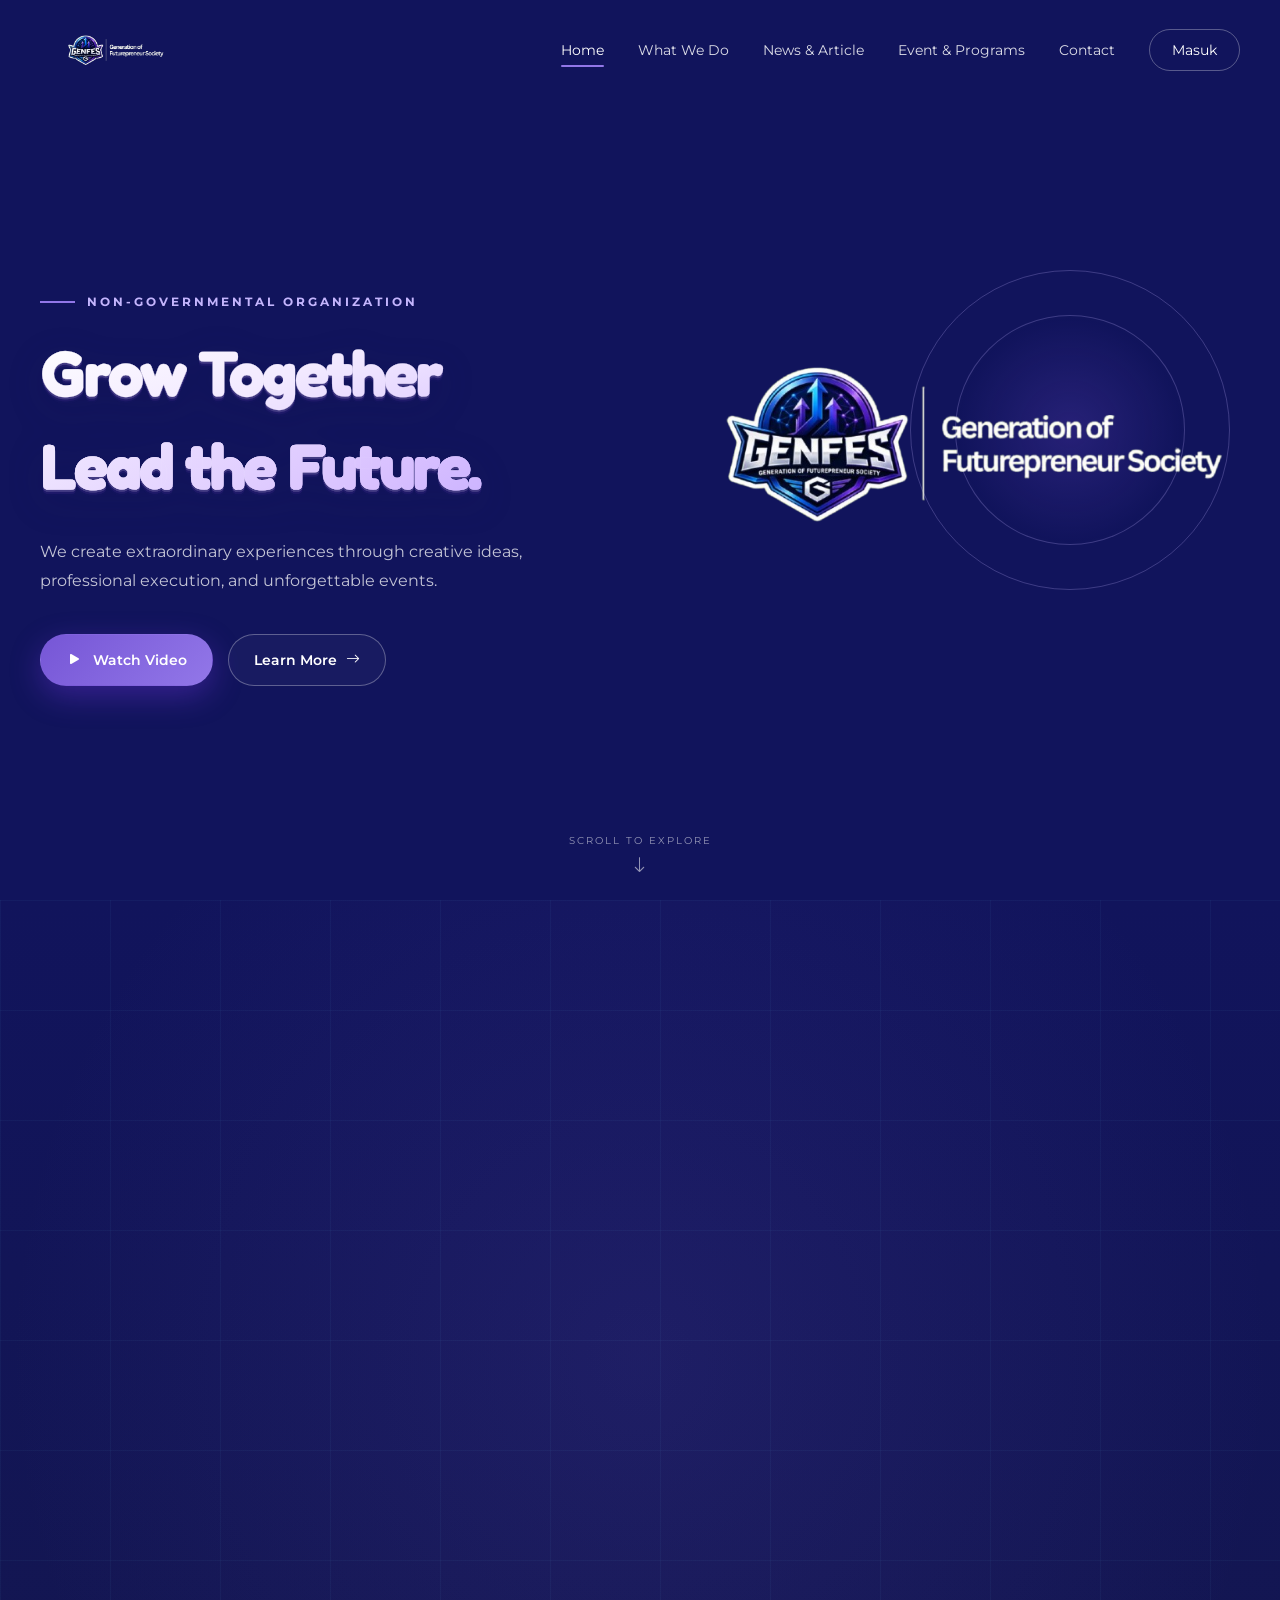
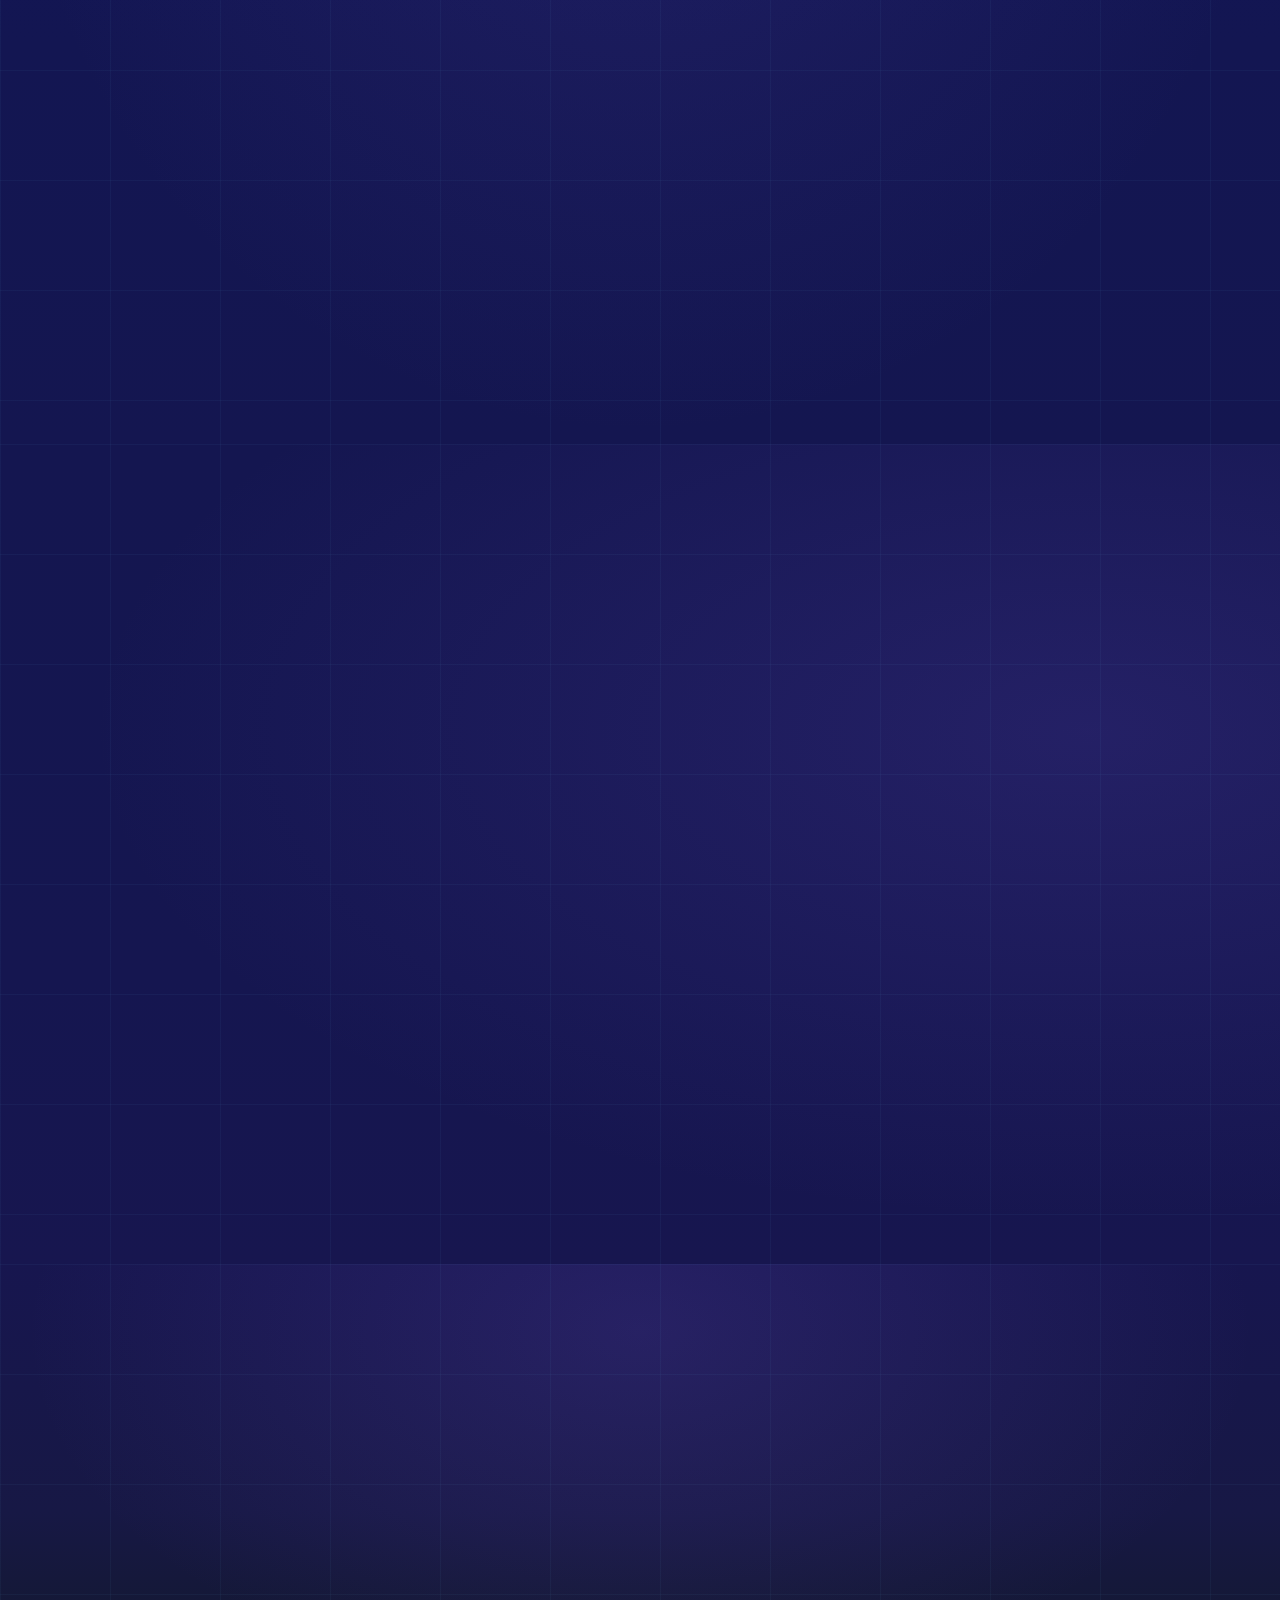
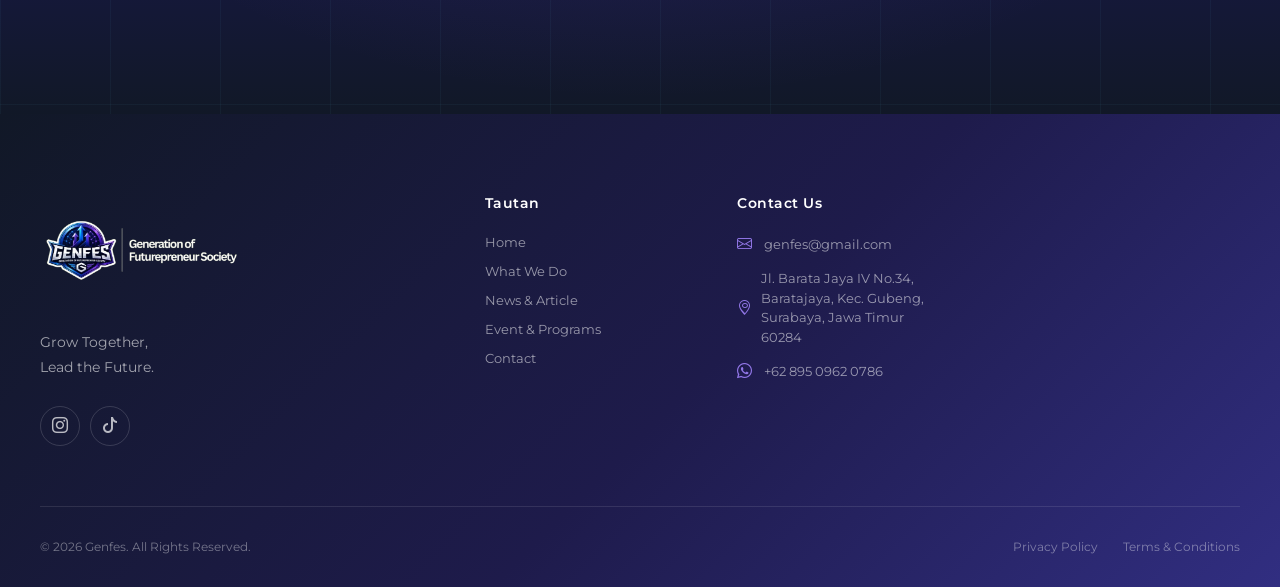
<file: index.html>
<!DOCTYPE html>
<html lang="id">

<head>
    <meta charset="UTF-8">

    <meta name="viewport" content="width=device-width, initial-scale=1.0">

    <meta name="description" content="Genfes - Innovative Experiences, Memorable Events">

    <title>Genfes</title>

    <link rel="icon" type="image/png" href="assets/images/LOGO-GENFES.jpg">

    <!-- Google Fonts -->
    <link rel="preconnect" href="https://fonts.googleapis.com">
    <link rel="preconnect" href="https://fonts.gstatic.com" crossorigin>

    <link
        href="https://fonts.googleapis.com/css2?family=Inter:wght@300;400;500;600;700&family=Playfair+Display:wght@500;600;700&display=swap"
        rel="stylesheet">

    <!-- Bootstrap Icons -->
    <link rel="stylesheet" href="https://cdn.jsdelivr.net/npm/bootstrap-icons@1.11.3/font/bootstrap-icons.min.css">

    <!-- CSS -->
    <link rel="stylesheet" href="css/style.css">
    <link rel="stylesheet" href="css/home.css">
</head>

<body>

    <!-- =========================
         NAVBAR
    ========================== -->
    <header class="navbar" id="navbar">

        <div class="container navbar-container">

            <!-- Logo -->
            <a href="#home" class="logo">
                <img src="assets/images/LOGO-sub.jpg" alt="Genfes">
            </a>

            <!-- Desktop Navigation -->
            <nav class="nav-menu" id="navMenu">

                <a href="#home" class="nav-link active">
                    Home
                </a>

                <a href="#about" class="nav-link">
                    What We Do
                </a>

                <a href="news.html" class="nav-link">
                    News & Article
                </a>

                <a href="events.html" class="nav-link">
                    Event & Programs
                </a>

                <a href="#contact" class="nav-link">
                    Contact
                </a>

                <a href="#contact" class="nav-login">
                    Masuk
                </a>

            </nav>

            <!-- Mobile Menu Button -->
            <button class="menu-toggle" id="menuToggle" aria-label="Buka menu" aria-expanded="false">
                <i class="bi bi-list"></i>
            </button>

        </div>

    </header>


    <!-- =========================
         HERO
    ========================== -->
    <main>

        <section class="hero" id="home">

            <!-- Background Video -->
            <div class="hero-background">
                <video autoplay muted loop playsinline>
                    <source src="assets/videos/vidio-bg.mp4" type="video/mp4">
                    Browser Anda tidak mendukung video.
                </video>
            </div>

            <!-- Overlay -->
            <div class="hero-overlay"></div>

            <div class="container hero-container">

                <div class="hero-content">

                    <p class="hero-label">
                        <span></span>
                        NON-GOVERNMENTAL ORGANIZATION
                    </p>

                    <h1>
                        Grow Together
                        <strong>Lead the Future.</strong>
                    </h1>

                    <p class="hero-description">
                        We create extraordinary experiences through
                        creative ideas, professional execution,
                        and unforgettable events.
                    </p>

                    <div class="hero-buttons">


                        <a href="https://youtu.be/2fOrk2JUgxQ?si=vOC3BkZgiYX3Yap4" class="btn btn-primary"
                            target="_blank">
                            <i class="bi bi-play-fill"></i>
                            Watch Video
                        </a>



                        <a href="#about" class="btn btn-outline">
                            Learn More
                            <i class="bi bi-arrow-right"></i>
                        </a>

                    </div>

                </div>

                <!-- Hero Decoration -->
                <div class="hero-decoration">

                    <div class="decoration-circle circle-one"></div>
                    <div class="decoration-circle circle-two"></div>

                    <div class="hero-card">

                        <img src="assets/images/LOGO-sub.jpg" alt="Genfes">

                    </div>

                </div>

                <!-- Scroll Indicator -->
                <a href="#about" class="scroll-indicator" aria-label="Scroll ke bawah">
                    <span>Scroll to explore</span>
                    <i class="bi bi-arrow-down"></i>
                </a>
            </div>

        </section>

        <!-- =========================
            ABOUT GENFES
        ========================== -->
        <section class="about-section" id="about">

            <div class="container">

                <!-- Section Title -->
                <div class="section-heading">
                    <span>ABOUT OUR COMPANY</span>
                    <div class="heading-line"></div>
                </div>


                <!-- About Main -->
                <div class="about-main">

                    <!-- Images -->
                    <div class="about-gallery">

                        <div class="about-image about-image-main">
                            <img src="assets/images/about-2.jpg" alt="Genfes Event">
                        </div>

                        <div class="about-image about-image-small">
                            <img src="assets/images/about-1.jpg" alt="Genfes Event">
                        </div>

                        <div class="about-image about-image-small">
                            <img src="assets/images/about-main.jpg" alt="Genfes Event">
                        </div>

                    </div>


                    <!-- Story -->
                    <div class="about-story">

                        <span class="story-label">
                            About Us
                        </span>

                        <h2>
                            Grow Together
                            Lead the Future.
                        </h2>

                        <p>
                            Merupakan wadah pengembangan pelajar, mahasiswa, dan pemuda usia 17–30 tahun yang
                            berdiri di Surabaya pada 2026.
                        </p>

                        <p>
                            GENFES hadir untuk menjawab kebutuhan akan ruang belajar, jejaring, dan aktualisasi
                            diri bagi generasi muda melalui pendidikan, kepemudaan, kewirausahaan, dan literasi digital.
                        </p>

                        <p>
                            Dengan semangat kolaborasi dan inovasi, GENFES membangun ekosistem kepemudaan melalui
                            berbagai program serta kemitraan dengan institusi pendidikan, pemerintah, perusahaan,
                            komunitas, dan lembaga donor untuk menciptakan dampak nyata bagi generasi muda Indonesia.
                        </p>


                        <!-- Highlight -->
                        <div class="about-highlight">

                            <strong>1200+</strong>

                            <span>
                                participants and audiences have
                                experienced our events.
                            </span>

                        </div>

                    </div>

                </div>



                <!-- STATISTICS -->
                <div class="about-statistics">
                    <div class="stats-track">

                        <!-- Kartu asli -->
                        <div class="stat-card">
                            <div class="stat-icon">
                                <i class="bi bi-diagram-3-fill" aria-hidden="true"></i>
                            </div>
                            <strong>20+</strong>
                            <span>Partnership</span>
                        </div>

                        <div class="stat-card">
                            <div class="stat-icon">
                                <i class="bi bi-people-fill" aria-hidden="true"></i>
                            </div>
                            <strong>25,000+</strong>
                            <span>Event Audiences</span>
                        </div>

                        <div class="stat-card">
                            <div class="stat-icon">
                                <i class="bi bi-calendar2-event-fill" aria-hidden="true"></i>
                            </div>
                            <strong>50+</strong>
                            <span>Project Events</span>
                        </div>

                        <div class="stat-card">
                            <div class="stat-icon">
                                <i class="bi bi-person-badge-fill" aria-hidden="true"></i>
                            </div>
                            <strong>100+</strong>
                            <span>Team Member</span>
                        </div>

                        <!-- Duplikat infinite loop -->
                        <div class="stat-card" aria-hidden="true">
                            <div class="stat-icon">
                                <i class="bi bi-diagram-3-fill"></i>
                            </div>
                            <strong>20+</strong>
                            <span>Partnership</span>
                        </div>

                        <div class="stat-card" aria-hidden="true">
                            <div class="stat-icon">
                                <i class="bi bi-people-fill"></i>
                            </div>
                            <strong>25,000+</strong>
                            <span>Event Audiences</span>
                        </div>

                        <div class="stat-card" aria-hidden="true">
                            <div class="stat-icon">
                                <i class="bi bi-calendar2-event-fill"></i>
                            </div>
                            <strong>50+</strong>
                            <span>Project Events</span>
                        </div>

                        <div class="stat-card" aria-hidden="true">
                            <div class="stat-icon">
                                <i class="bi bi-person-badge-fill"></i>
                            </div>
                            <strong>100+</strong>
                            <span>Team Member</span>
                        </div>

                    </div>
                </div>

                <!-- ADVANTAGES -->
                <div class="about-advantages">

                    <div class="advantage-card">
                        <div class="advantage-icon">
                            <i class="bi bi-award-fill" aria-hidden="true"></i>
                        </div>

                        <h3>Professional Excellence</h3>

                        <p>
                            Tim ahli dengan pengalaman bertahun-tahun
                            dalam industri event management.
                        </p>
                    </div>

                    <div class="advantage-card">
                        <div class="advantage-icon">
                            <i class="bi bi-lightbulb-fill" aria-hidden="true"></i>
                        </div>

                        <h3>Innovative Solutions</h3>

                        <p>
                            Solusi kreatif dan teknologi terbaru untuk
                            setiap kebutuhan event Anda.
                        </p>
                    </div>

                    <div class="advantage-card">
                        <div class="advantage-icon">
                            <i class="bi bi-heart-fill" aria-hidden="true"></i>
                        </div>

                        <h3>Client Satisfaction</h3>

                        <p>
                            Komitmen penuh untuk memberikan hasil yang
                            melampaui ekspektasi klien.
                        </p>
                    </div>

                </div>


            </div>

        </section>


        <!-- =========================
     OUR SERVICES
========================== -->
        <section class="services-section" id="events">

            <div class="container">

                <!-- Section Heading -->
                <div class="services-heading">

                    <h2>
                        Our <span>Services</span>
                    </h2>

                    <p>
                        We offer comprehensive event management solutions
                        tailored to your specific needs.
                    </p>

                </div>


                <!-- Services Cards -->
                <div class="services-grid">

                    <!-- Service 1 -->
                    <div class="service-card">

                        <div class="service-icon">
                            <i class="bi bi-people"></i>
                        </div>

                        <h3>
                            Gathering Award
                        </h3>

                        <p>
                            From intimate gatherings to large-scale
                            festivities, we create unforgettable
                            experiences with state-of-the-art sound
                            and lighting.
                        </p>

                    </div>


                    <!-- Service 2 -->
                    <div class="service-card">

                        <div class="service-icon">
                            <i class="bi bi-briefcase"></i>
                        </div>

                        <h3>
                            Seminar Talkshow
                        </h3>

                        <p>
                            Elevate your brand with professional
                            conferences, product launches, and
                            corporate gatherings designed to
                            impress stakeholders.
                        </p>

                    </div>


                    <!-- Service 3 -->
                    <div class="service-card">

                        <div class="service-icon">
                            <i class="bi bi-music-note-beamed"></i>
                        </div>

                        <h3>
                            Music Festival
                        </h3>

                        <p>
                            Turn your special day into a magical
                            experience with our personalized
                            wedding and celebration planning
                            services.
                        </p>

                    </div>


                    <!-- Service 4 -->
                    <div class="service-card">

                        <div class="service-icon">
                            <i class="bi bi-people"></i>
                        </div>

                        <h3>
                            Special Events
                        </h3>

                        <p>
                            Showcase your products and services
                            with our comprehensive exhibition
                            management solutions.
                        </p>

                    </div>

                </div>

            </div>

        </section>

        <!-- =========================
     CONTACT CTA
========================== -->

        <section class="contact-cta" id="contact">

            <div class="container">

                <div class="contact-cta-content">

                    <span class="section-label">
                        LET'S WORK TOGETHER
                    </span>

                    <h2>
                        Ready to Create Your
                        <span>Next Event?</span>
                    </h2>

                    <p>
                        Let us help you create innovative, memorable
                        experiences for your audience.
                    </p>

                    <a href="contact.html" class="contact-cta-button">

                        Contact Us

                        <i class="bi bi-arrow-right"></i>

                    </a>

                </div>

            </div>

        </section>


        <!-- =========================
         VIDEO MODAL
    ========================== -->
        <!-- <div class="video-modal" id="videoModal">

            <div class="video-modal-overlay" id="videoModalOverlay"></div>

            <div class="video-modal-content">

                <button class="video-close" id="closeVideo" aria-label="Tutup video">
                    <i class="bi bi-x-lg"></i>
                </button>

                <div class="video-wrapper">

                    <video id="heroVideo" controls preload="metadata">
                        <source src="assets/videos/vidio-bg2.MP4" type="video/mp4">

                        Browser kamu tidak mendukung video.
                    </video>

                </div>

            </div>

        </div> -->

        <!-- =========================
     FOOTER
========================== -->
        <footer class="footer">

            <div class="container">

                <div class="footer-main">

                    <!-- Brand -->
                    <div class="footer-brand">

                        <a href="index.html" class="footer-logo">

                            <img src="assets/images/LOGO-sub.jpg" alt="Genfes">

                        </a>

                        <p>
                            Grow Together,
                            <br>
                            Lead the Future.
                        </p>

                        <div class="footer-social">

                            <a href="https://www.instagram.com/genfes.id?psln=czl1MTFnMGoxdGQ2" aria-label="Instagram">
                                <i class="bi bi-instagram"></i>
                            </a>

                            <a href="#" aria-label="TikTok">
                                <i class="bi bi-tiktok"></i>
                            </a>

                        </div>

                    </div>


                    <!-- Quick Links -->
                    <div class="footer-column">

                        <h3>
                            Tautan
                        </h3>

                        <a href="index.html#home">
                            Home
                        </a>

                        <a href="index.html#about">
                            What We Do
                        </a>

                        <a href="news.html">
                            News & Article
                        </a>

                        <a href="events.html">
                            Event & Programs
                        </a>

                        <a href="index.html#contact">
                            Contact
                        </a>

                    </div>


                    <!-- Services -->
                    <!-- <div class="footer-column">

                    <h3>Our Services</h3>

                    <a href="#services">Event Management</a>

                    <a href="#services">Music Festival</a>

                    <a href="#services">Seminar & Talkshow</a>

                    <a href="#services">Special Events</a>

                </div> -->


                    <!-- Contact -->
                    <div class="footer-column footer-contact">

                        <h3>Contact Us</h3>

                        <a href="mailto:genfes@gmail.com">
                            <i class="bi bi-envelope"></i>
                            genfes@gmail.com
                        </a>

                        <a href="https://maps.app.goo.gl/ab35qtDfxD16PJ2U9">
                            <i class="bi bi-geo-alt"></i>
                            Jl. Barata Jaya IV No.34, Baratajaya, Kec. Gubeng, Surabaya, Jawa Timur 60284
                        </a>

                        <a href="https://wa.me/6289509620786?text=Halo%20GENFES%2C%20saya%20ingin%20mendapatkan%20informasi%20lebih%20lanjut."
                            target="_blank" rel="noopener noreferrer">
                            <i class="bi bi-whatsapp"></i>
                            +62 895 0962 0786
                        </a>

                    </div>

                </div>


                <!-- Footer Bottom -->
                <div class="footer-bottom">

                    <p>
                        © 2026 Genfes. All Rights Reserved.
                    </p>

                    <div class="footer-bottom-links">

                        <a href="#">
                            Privacy Policy
                        </a>

                        <a href="#">
                            Terms & Conditions
                        </a>

                    </div>

                </div>

            </div>

        </footer>

        <!-- =========================
         JAVASCRIPT
    ========================== -->
        <script src="js/main.js"></script>
        <script src="js/home.js"></script>

</body>

</html>
</file>
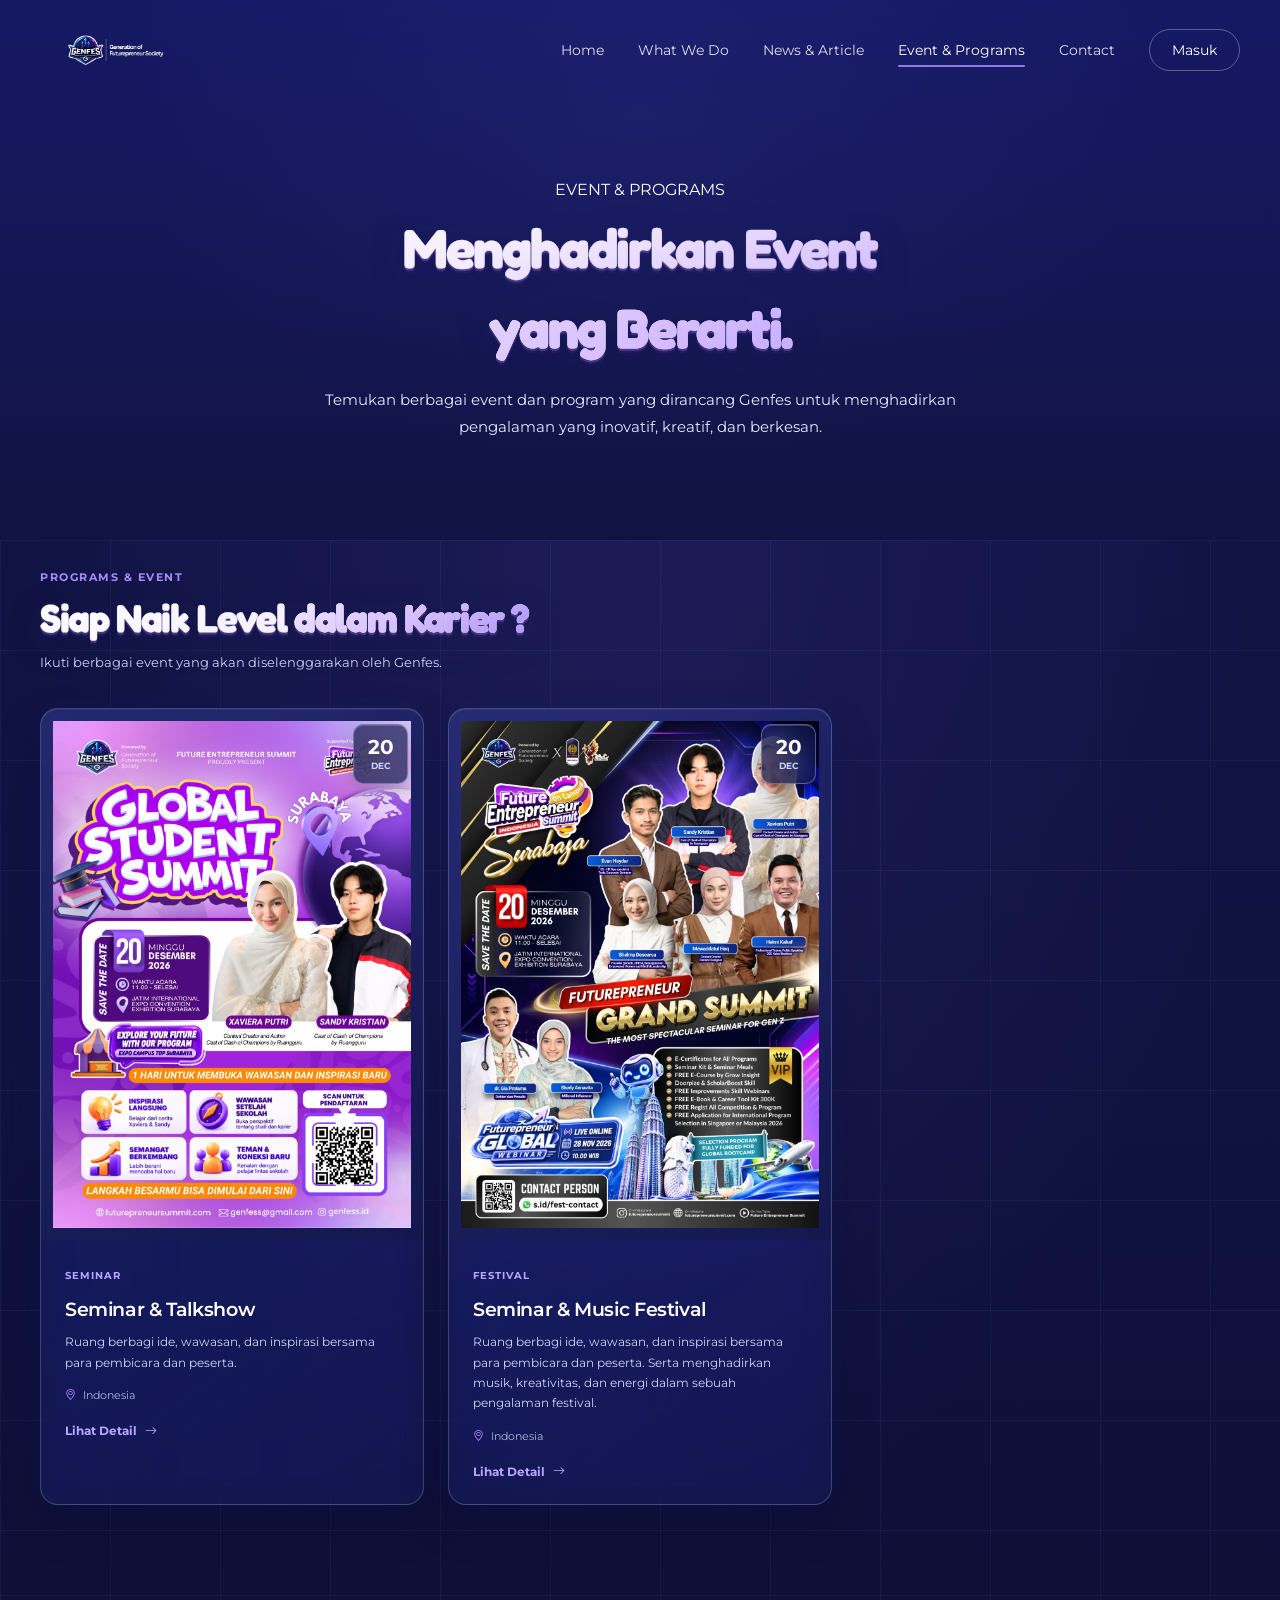
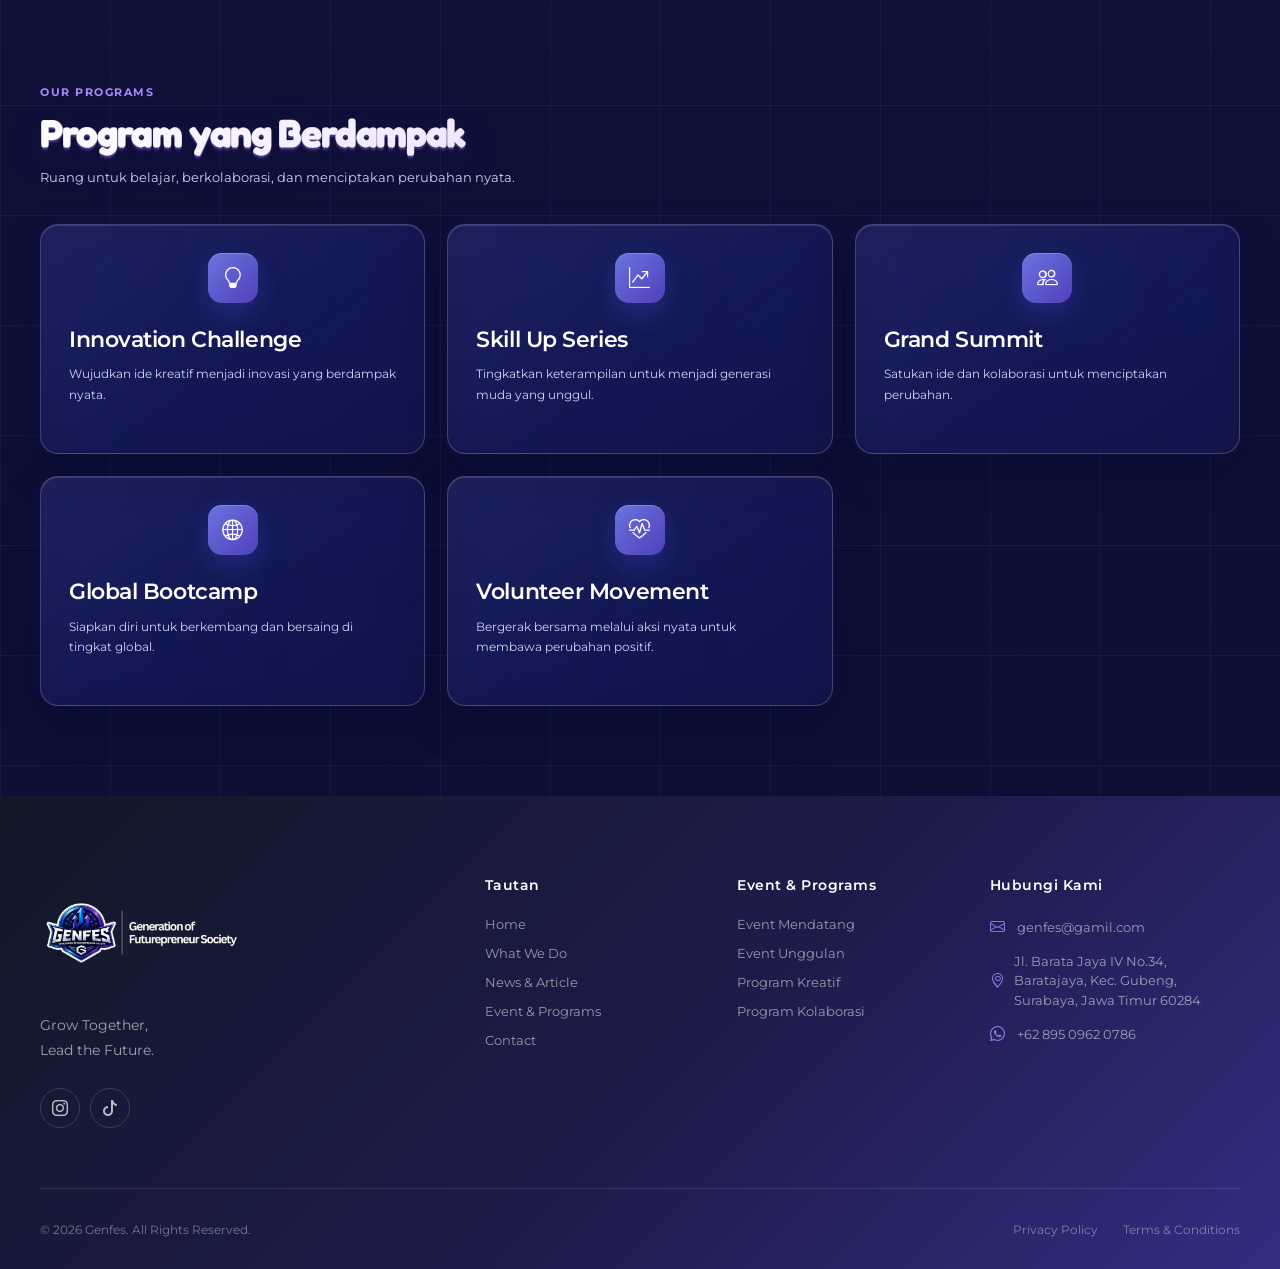
<file: events.html>
<!DOCTYPE html>
<html lang="id">

<head>

    <meta charset="UTF-8">
    <meta name="viewport" content="width=device-width, initial-scale=1.0">

    <title>Event & Programs | Genfes</title>
    <link rel="icon" type="image/png" href="assets/images/LOGO-GENFES.jpg">

    <!-- Favicon -->
    <!-- <link rel="icon" type="image/png" href="assets/images/logo.png"> -->

    <!-- Google Fonts -->
    <link rel="preconnect" href="https://fonts.googleapis.com">
    <link rel="preconnect" href="https://fonts.gstatic.com" crossorigin>

    <link
        href="https://fonts.googleapis.com/css2?family=Inter:wght@400;500;600;700&family=Playfair+Display:wght@600;700&display=swap"
        rel="stylesheet">

    <!-- Bootstrap Icons -->
    <link rel="stylesheet" href="https://cdn.jsdelivr.net/npm/bootstrap-icons@1.11.3/font/bootstrap-icons.min.css">

    <!-- Main CSS -->
    <link rel="stylesheet" href="css/style.css">
    <link rel="stylesheet" href="css/event2.css">

</head>


<body>


    <!-- =========================
         NAVBAR
    ========================== -->

    <header class="navbar" id="navbar">

        <div class="container navbar-container">

            <!-- Logo -->
            <a href="index.html#home" class="logo">

                <img src="assets/images/LOGO-sub.jpg" alt="Genfes">

            </a>


            <!-- Desktop Navigation -->
            <nav class="nav-menu" id="navMenu">

                <a href="index.html#home" class="nav-link">
                    Home
                </a>

                <a href="index.html#about" class="nav-link">
                    What We Do
                </a>

                <a href="news.html" class="nav-link">
                    News & Article
                </a>

                <a href="events.html" class="nav-link active">
                    Event & Programs
                </a>

                <a href="index.html#contact" class="nav-link">
                    Contact
                </a>

                <a href="#" class="nav-login">
                    Masuk
                </a>

            </nav>


            <!-- Mobile Menu Button -->
            <button class="menu-toggle" id="menuToggle" aria-label="Buka menu" aria-expanded="false">

                <i class="bi bi-list"></i>

            </button>

        </div>

    </header>



    <!-- =========================
         EVENT HERO
    ========================== -->

    <main>

        <section class="events-hero">

            <div class="events-hero-background">
                <video autoplay muted loop playsinline>
                    <source src="assets/videos/vidio-bg2.MP4" type="video/mp4">
                    Browser Anda tidak mendukung video.
                </video>
            </div>

            <div class="events-hero-overlay"></div>

            <div class="container">
                <div class="events-hero-content">

                    <span class="section-label">
                        EVENT & PROGRAMS
                    </span>

                    <h1>
                        Menghadirkan Event
                        <span>yang Berarti.</span>
                    </h1>

                    <p>
                        Temukan berbagai event dan program yang
                        dirancang Genfes untuk menghadirkan
                        pengalaman yang inovatif, kreatif,
                        dan berkesan.
                    </p>

                </div>
            </div>

        </section>

        <!-- =========================
             UPCOMING EVENTS
        ========================== -->

        <section class="upcoming-events">

            <div class="container">

                <div class="event-section-heading">

                    <span class="section-label">
                        PROGRAMS & EVENT
                    </span>

                    <h2>
                        Siap Naik Level<span> dalam Karier ?</span>
                    </h2>

                    <p>
                        Ikuti berbagai event yang akan
                        diselenggarakan oleh Genfes.
                    </p>

                </div>


                <div class="event-grid">


                    <!-- Event 1 -->

                    <article class="event-card">

                        <div class="event-card-image">

                            <img src="assets/images/event-1.jpg" alt="Event Genfes">

                            <div class="event-date">

                                <strong>20</strong>

                                <span>DEC</span>

                            </div>

                        </div>


                        <div class="event-card-content">

                            <span class="event-category">
                                Seminar
                            </span>

                            <h3>
                                Seminar & Talkshow
                            </h3>

                            <p>
                                Ruang berbagi ide, wawasan,
                                dan inspirasi bersama para
                                pembicara dan peserta.
                            </p>

                            <div class="event-location">

                                <i class="bi bi-geo-alt"></i>

                                Indonesia

                            </div>

                            <a href="https://futurepreneursummit.com/global-student-summit" class="event-read-more">

                                Lihat Detail

                                <i class="bi bi-arrow-right"></i>

                            </a>

                        </div>

                    </article>



                    <!-- Event 2 -->

                    <article class="event-card">

                        <div class="event-card-image">

                            <img src="assets/images/event-2.jpg" alt="Music Festival Genfes">

                            <div class="event-date">

                                <strong>20</strong>

                                <span>DEC</span>

                            </div>

                        </div>


                        <div class="event-card-content">

                            <span class="event-category">
                                Festival
                            </span>

                            <h3>
                                Seminar & Music Festival
                            </h3>

                            <p>
                                Ruang berbagi ide, wawasan,
                                dan inspirasi bersama para
                                pembicara dan peserta.
                                Serta menghadirkan musik, kreativitas,
                                dan energi dalam sebuah
                                pengalaman festival.
                            </p>

                            <div class="event-location">

                                <i class="bi bi-geo-alt"></i>

                                Indonesia

                            </div>

                            <a href="https://futurepreneursummit.com/global-student-summit" class="event-read-more">

                                Lihat Detail

                                <i class="bi bi-arrow-right"></i>

                            </a>

                        </div>

                    </article>



                    <!-- Event 3 -->

                    <!-- <article class="event-card">

                        <div class="event-card-image">

                            <img src="assets/images/event-3.jpg" alt="Special Event Genfes">

                            <div class="event-date">

                                <strong>02</strong>

                                <span>NOV</span>

                            </div>

                        </div>


                        <div class="event-card-content">

                            <span class="event-category">
                                Special Event
                            </span>

                            <h3>
                                Special Events
                            </h3>

                            <p>
                                Konsep acara khusus yang
                                dirancang sesuai kebutuhan
                                dan karakter setiap kegiatan.
                            </p>

                            <div class="event-location">

                                <i class="bi bi-geo-alt"></i>

                                Indonesia

                            </div>

                            <a href="#" class="event-read-more">

                                Lihat Detail

                                <i class="bi bi-arrow-right"></i>

                            </a>

                        </div>

                    </article> -->


                </div>

            </div>

        </section>


        <!-- =========================
             PROGRAMS
        ========================== -->

        <section class="programs-section" id="programs">
            <div class="programs-background" aria-hidden="true">
                <!-- Jika section lama memakai video background, pertahankan elemen video lama di sini. -->
            </div>
            <div class="programs-overlay" aria-hidden="true"></div>

            <div class="container">
                <div class="event-section-heading">
                    <span class="section-label">OUR PROGRAMS</span>
                    <h2>Program yang Berdampak</h2>
                    <p>Ruang untuk belajar, berkolaborasi, dan menciptakan perubahan nyata.</p>
                </div>

                <div class="program-grid">
                    <article class="program-card">
                        <div class="program-icon"><i class="bi bi-lightbulb"></i></div>
                        <h3>Innovation Challenge</h3>
                        <p>Wujudkan ide kreatif menjadi inovasi yang berdampak nyata.</p>
                    </article>

                    <article class="program-card">
                        <div class="program-icon"><i class="bi bi-graph-up-arrow"></i></div>
                        <h3>Skill Up Series</h3>
                        <p>Tingkatkan keterampilan untuk menjadi generasi muda yang unggul.</p>
                    </article>

                    <article class="program-card">
                        <div class="program-icon"><i class="bi bi-people"></i></div>
                        <h3>Grand Summit</h3>
                        <p>Satukan ide dan kolaborasi untuk menciptakan perubahan.</p>
                    </article>

                    <article class="program-card">
                        <div class="program-icon"><i class="bi bi-globe2"></i></div>
                        <h3>Global Bootcamp</h3>
                        <p>Siapkan diri untuk berkembang dan bersaing di tingkat global.</p>
                    </article>

                    <article class="program-card">
                        <div class="program-icon"><i class="bi bi-heart-pulse"></i></div>
                        <h3>Volunteer Movement</h3>
                        <p>Bergerak bersama melalui aksi nyata untuk membawa perubahan positif.</p>
                    </article>
                </div>
            </div>
        </section>

    </main>



    <!-- =========================
         FOOTER
    ========================== -->

    <footer class="footer">

        <div class="container">

            <div class="footer-main">


                <!-- Brand -->

                <div class="footer-brand">

                    <a href="index.html" class="footer-logo">

                        <img src="assets/images/LOGO-sub.jpg" alt="Genfes">

                    </a>

                    <p>
                        Grow Together,
                        <br>
                        Lead the Future.
                    </p>


                    <div class="footer-social">

                        <a href="https://www.instagram.com/genfes.id?psln=czl1MTFnMGoxdGQ2" aria-label="Instagram">
                            <i class="bi bi-instagram"></i>
                        </a>

                        <a href="#" aria-label="TikTok">
                            <i class="bi bi-tiktok"></i>
                        </a>

                    </div>

                </div>



                <!-- Quick Links -->

                <div class="footer-column">

                    <h3>
                        Tautan
                    </h3>

                    <a href="index.html#home">
                        Home
                    </a>

                    <a href="index.html#about">
                        What We Do
                    </a>

                    <a href="news.html">
                        News & Article
                    </a>

                    <a href="events.html">
                        Event & Programs
                    </a>

                    <a href="index.html#contact">
                        Contact
                    </a>

                </div>



                <!-- Event -->

                <div class="footer-column">

                    <h3>
                        Event & Programs
                    </h3>

                    <a href="#">
                        Event Mendatang
                    </a>

                    <a href="#">
                        Event Unggulan
                    </a>

                    <a href="#">
                        Program Kreatif
                    </a>

                    <a href="#">
                        Program Kolaborasi
                    </a>

                </div>



                <!-- Contact -->

                <div class="footer-column footer-contact">

                    <h3>
                        Hubungi Kami
                    </h3>

                    <a href="mailto:hello@gmail.com">

                        <i class="bi bi-envelope"></i>

                        genfes@gamil.com

                    </a>

                    <a href="https://maps.app.goo.gl/ab35qtDfxD16PJ2U9">

                        <i class="bi bi-geo-alt"></i>

                        Jl. Barata Jaya IV No.34, Baratajaya, Kec. Gubeng, Surabaya, Jawa Timur 60284

                    </a>

                    <a href="https://wa.me/6289509620786?text=Halo%20GENFES%2C%20saya%20ingin%20mendapatkan%20informasi%20lebih%20lanjut."
                        target="_blank" rel="noopener noreferrer">
                        <i class="bi bi-whatsapp"></i>
                        +62 895 0962 0786
                    </a>

                </div>


            </div>


            <div class="footer-bottom">

                <p>
                    © 2026 Genfes. All Rights Reserved.
                </p>

                <div class="footer-bottom-links">

                    <a href="#">
                        Privacy Policy
                    </a>

                    <a href="#">
                        Terms & Conditions
                    </a>

                </div>

            </div>

        </div>

    </footer>



    <script src="js/main.js"></script>
    <script src="js/events.js"></script>

</body>

</html>
</file>
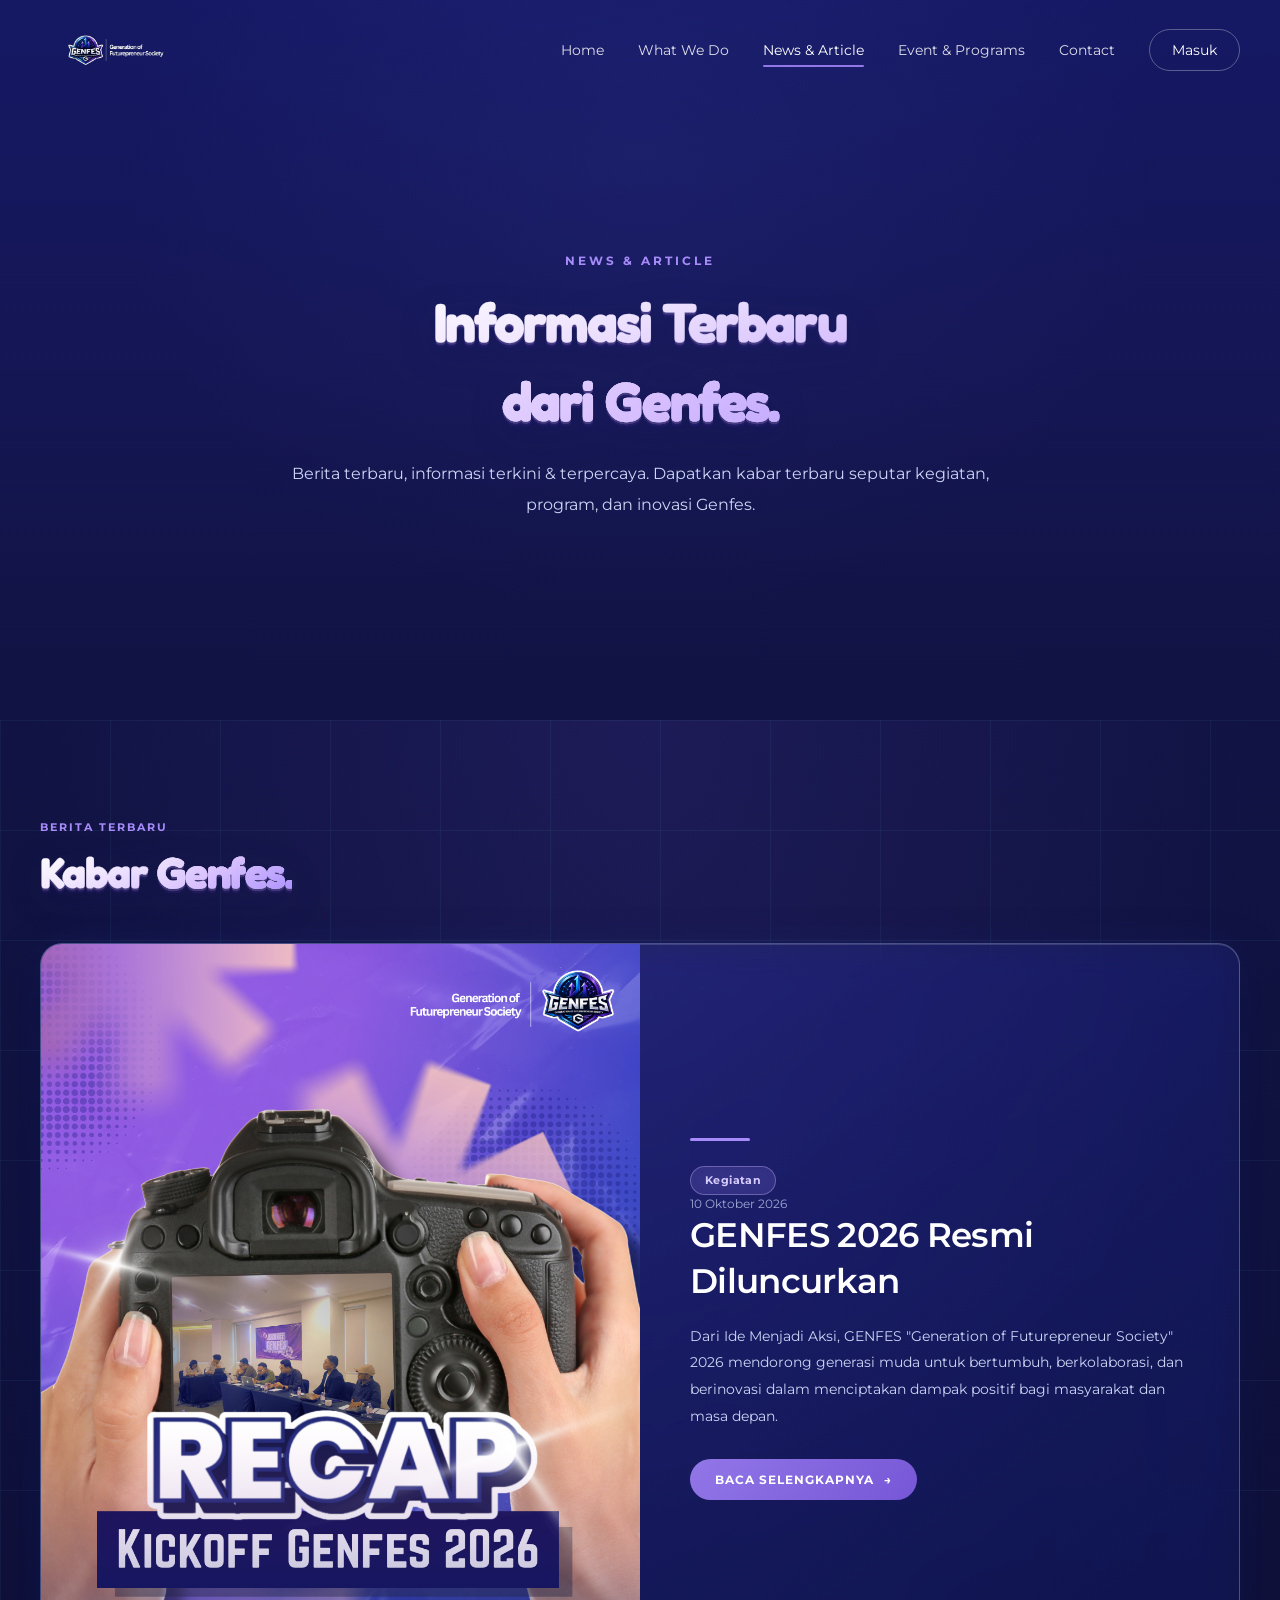
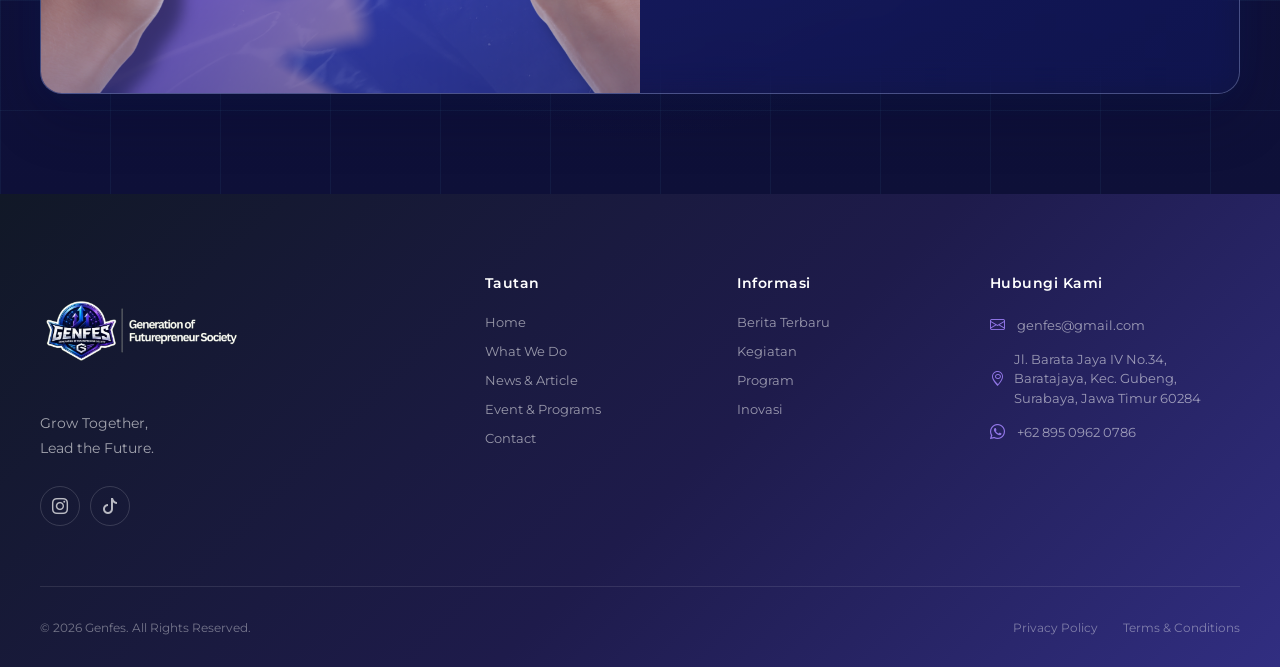
<file: news.html>
<!DOCTYPE html>
<html lang="id">

<head>

    <meta charset="UTF-8">
    <meta name="viewport" content="width=device-width, initial-scale=1.0">

    <title>News & Article | Genfes</title>
    <link rel="icon" type="image/png" href="assets/images/LOGO-GENFES.jpg">

    <!-- Favicon -->
    <link rel="icon" type="image/png" href="assets/images/logo.png">

    <!-- Google Fonts -->
    <link rel="preconnect" href="https://fonts.googleapis.com">
    <link rel="preconnect" href="https://fonts.gstatic.com" crossorigin>

    <link
        href="https://fonts.googleapis.com/css2?family=Inter:wght@400;500;600;700&family=Playfair+Display:wght@600;700&display=swap"
        rel="stylesheet">

    <!-- Bootstrap Icons -->
    <link rel="stylesheet" href="https://cdn.jsdelivr.net/npm/bootstrap-icons@1.11.3/font/bootstrap-icons.min.css">

    <!-- Main CSS -->
    <link rel="stylesheet" href="css/style.css">
    <link rel="stylesheet" href="css/news2.css">

</head>


<body>


    <!-- =========================
         NAVBAR
    ========================== -->

    <header class="navbar" id="navbar">

        <div class="container navbar-container">

            <!-- Logo -->
            <a href="index.html#home" class="logo">

                <img src="assets/images/LOGO-sub.jpg" alt="Genfes">

            </a>


            <!-- Desktop Navigation -->
            <nav class="nav-menu" id="navMenu">

                <a href="index.html#home" class="nav-link">
                    Home
                </a>

                <a href="index.html#about" class="nav-link">
                    What We Do
                </a>

                <a href="news.html" class="nav-link active">
                    News & Article
                </a>

                <a href="events.html" class="nav-link">
                    Event & Programs
                </a>

                <a href="index.html#contact" class="nav-link">
                    Contact
                </a>

                <a href="#" class="nav-login">
                    Masuk
                </a>

            </nav>


            <!-- Mobile Menu Button -->
            <button class="menu-toggle" id="menuToggle" aria-label="Buka menu" aria-expanded="false">

                <i class="bi bi-list"></i>

            </button>

        </div>

    </header>



    <!-- =========================
         NEWS HERO
    ========================== -->
    <main>


        <section class="news-hero">
            <div class="news-hero-background">
                <video autoplay muted loop playsinline>
                    <source src="assets/videos/vidio-bg2.MP4" type="video/mp4">
                </video>
            </div>

            <div class="news-hero-overlay"></div>

            <div class="container">
                <div class="news-hero-content">
                    <span class="section-label">NEWS & ARTICLE</span>

                    <h1>
                        Informasi Terbaru
                        <span>dari Genfes.</span>
                    </h1>

                    <p>
                        Berita terbaru, informasi terkini & terpercaya.
                        Dapatkan kabar terbaru seputar kegiatan, program,
                        dan inovasi Genfes.
                    </p>
                </div>
            </div>
        </section>

    </main>



    <!-- =========================
             NEWS & ARTICLE
        ========================== -->

    <section class="news-featured">

        <div class="container">

            <!-- DAFTAR BERITA -->
            <div id="newsList">

                <div class="news-section-heading">
                    <div>
                        <span class="section-label">BERITA TERBARU</span>
                        <h2>Kabar <span>Genfes.</span></h2>
                    </div>
                </div>

                <article class="featured-news-card">

                    <div class="featured-news-image">
                        <img src="assets/images/artikel-home.jpg" alt="Berita GENFES 2026">
                    </div>

                    <div class="featured-news-content">

                        <span class="news-category">Kegiatan</span>
                        <span class="news-date">10 Oktober 2026</span>

                        <h3>GENFES 2026 Resmi Diluncurkan</h3>

                        <p>
                            Dari Ide Menjadi Aksi, GENFES "Generation of
                            Futurepreneur Society" 2026 mendorong generasi
                            muda untuk bertumbuh, berkolaborasi, dan
                            berinovasi dalam menciptakan dampak positif
                            bagi masyarakat dan masa depan.
                        </p>

                        <a href="#artikel-genfes" class="news-read-more" id="readArticle">

                            Baca Selengkapnya

                        </a>

                    </div>

                </article>

            </div>

            <!-- DETAIL ARTIKEL -->
            <article id="articleDetail" class="article-detail" hidden> <button type="button" id="backToNews"
                    class="article-back"> <i class="bi bi-arrow-left"></i> Kembali ke Berita </button>
                <div class="article-detail-layout">
                    <!-- FOTO DI KIRI -->
                    <div class="article-slideshow"> <img src="assets/images/artikel-1.jpg" alt="Peluncuran GENFES 2026"
                            class="article-slide active"> <img src="assets/images/artikel-2.jpg"
                            alt="Kegiatan GENFES 2026" class="article-slide">
                        <div class="article-slide-caption"> GENFES 2026 </div>
                    </div> <!-- TEKS DI KANAN -->
                    <div class="article-body">

                        <div class="article-meta">
                            <span class="news-category">Kegiatan</span>
                            <span class="news-date">10 Oktober 2026</span>
                        </div>

                        <h1>
                            GENFES 2026 Resmi Diluncurkan
                        </h1>

                        <p>
                            Surabaya, 10 Oktober 2026 — Generation of Futurepreneur Society (GENFES) akan menggelar
                            Kick-Off GENFES 2026 pada Sabtu, 10 Oktober 2026, bertempat di Mozz Hotel Surabaya.
                            Kegiatan
                            ini menjadi momentum peluncuran GENFES sebagai ruang bagi generasi muda untuk bertumbuh,
                            berkolaborasi, berinovasi, dan mengambil peran dalam menciptakan masa depan yang lebih
                            baik.
                            Mengusung semangat pengembangan potensi generasi muda, peluncuran GENFES menjadi langkah
                            awal dalam membangun ekosistem yang mendorong anak muda untuk terus belajar, memperluas
                            koneksi, mengembangkan kreativitas, serta mengubah ide menjadi aksi nyata.
                        </p>

                        <p>
                            Melalui GENFES, generasi muda diharapkan dapat menemukan ruang untuk mengeksplorasi
                            potensi
                            diri, membangun kolaborasi lintas bidang, dan mengembangkan wawasan di bidang
                            pendidikan,
                            kewirausahaan, serta literasi digital.
                            Kick-Off GENFES 2026 tidak hanya menjadi penanda dimulainya perjalanan GENFES, tetapi
                            juga
                            menjadi ajakan bagi generasi muda untuk berani mengambil peluang, menciptakan inovasi,
                            dan
                            berkontribusi secara positif bagi lingkungan sekitarnya.
                        </p>

                        <p>
                            Dengan semangat Grow, Explore, Network, Futurepreneur, dan Social Impact, GENFES
                            berkomitmen
                            untuk menjadi bagian dari perjalanan generasi muda dalam mempersiapkan diri menghadapi
                            tantangan masa depan.
                            Peluncuran ini menjadi langkah pertama dari perjalanan yang lebih besar. GENFES percaya
                            bahwa masa depan tidak hanya untuk ditunggu, tetapi untuk dibangun bersama melalui ide,
                            kolaborasi, dan aksi nyata.
                        </p>

                    </div>

            </article>

        </div>

    </section>


    <!-- =========================
         FOOTER
    ========================== -->

    <footer class="footer">

        <div class="container">

            <div class="footer-main">


                <!-- Brand -->

                <div class="footer-brand">

                    <a href="index.html" class="footer-logo">

                        <img src="assets/images/LOGO-sub.jpg" alt="Genfes">

                    </a>

                    <p>
                        Grow Together,
                        <br>
                        Lead the Future.
                    </p>


                    <div class="footer-social">

                        <a href="https://www.instagram.com/genfes.id?psln=czl1MTFnMGoxdGQ2" aria-label="Instagram">
                            <i class="bi bi-instagram"></i>
                        </a>

                        <a href="#" aria-label="TikTok">
                            <i class="bi bi-tiktok"></i>
                        </a>

                    </div>

                </div>



                <!-- Quick Links -->

                <div class="footer-column">

                    <h3>
                        Tautan
                    </h3>

                    <a href="index.html#home">
                        Home
                    </a>

                    <a href="index.html#about">
                        What We Do
                    </a>

                    <a href="news.html">
                        News & Article
                    </a>

                    <a href="events.html">
                        Event & Programs
                    </a>

                    <a href="index.html#contact">
                        Contact
                    </a>

                </div>



                <!-- Services -->

                <div class="footer-column">

                    <h3>
                        Informasi
                    </h3>

                    <a href="#">
                        Berita Terbaru
                    </a>

                    <a href="#">
                        Kegiatan
                    </a>

                    <a href="#">
                        Program
                    </a>

                    <a href="#">
                        Inovasi
                    </a>

                </div>



                <!-- Contact -->

                <div class="footer-column footer-contact">

                    <h3>
                        Hubungi Kami
                    </h3>

                    <a href="mailto:genfes@gmail.com">

                        <i class="bi bi-envelope"></i>

                        genfes@gmail.com

                    </a>

                    <a href="https://maps.app.goo.gl/ab35qtDfxD16PJ2U9">

                        <i class="bi bi-geo-alt"></i>

                        Jl. Barata Jaya IV No.34, Baratajaya, Kec. Gubeng, Surabaya, Jawa Timur 60284

                    </a>

                    <a href="https://wa.me/6289509620786?text=Halo%20GENFES%2C%20saya%20ingin%20mendapatkan%20informasi%20lebih%20lanjut."
                        target="_blank" rel="noopener noreferrer">
                        <i class="bi bi-whatsapp"></i>
                        +62 895 0962 0786
                    </a>

                </div>


            </div>


            <div class="footer-bottom">

                <p>
                    © 2026 Genfes. All Rights Reserved.
                </p>

                <div class="footer-bottom-links">

                    <a href="#">
                        Privacy Policy
                    </a>

                    <a href="#">
                        Terms & Conditions
                    </a>

                </div>

            </div>

        </div>

    </footer>



    <script src="js/main.js"></script>
    <script src="js/news.js"></script>

</body>

</html>
</file>
<file: css/style.css>
/* GENFES — GLOBAL CSS: variables, reset, shared navbar, footer, and global responsive rules. */

/* ========================================
   GENFES
   GLOBAL STYLE
======================================== */




/* ========================================
   COLOR VARIABLES
======================================== */

:root {

    --dark-navy: #12152a;
    --deep-blue: #211b4b;

    --purple: #7656d6;
    --violet: #9277e8;
    --light-violet: #eeeafd;
    --light-blue: #7aa8e8;

    --white: #ffffff;
    --light-bg: #f8f9fc;

    --text-dark: #171827;
    --text-light: #737b91;

    --border-light: rgba(255, 255, 255, 0.12);

    --container-width: 1200px;

    --transition: 0.3s ease;
}




/* ========================================
   RESET
======================================== */

* {
    margin: 0;
    padding: 0;
    box-sizing: border-box;
}


html {
    width: 100%;
    overflow-x: clip;
    scroll-behavior: smooth;
}

body {
    width: 100%;
    max-width: 100%;
    margin: 0;
    font-family: "Inter", sans-serif;
    background: var(--white);
    color: var(--text-dark);
    overflow-x: clip;
}


body.no-scroll {
    overflow: hidden;
}


a {
    text-decoration: none;
    color: inherit;
}


button {
    font-family: inherit;
}


img,
video {
    max-width: 100%;
    display: block;
}




/* ========================================
   CONTAINER
======================================== */

.container {
    width: min(var(--container-width),
            calc(100% - 80px));

    margin: 0 auto;
}



/* ========================================
   NAVBAR
======================================== */

.navbar {
    position: fixed;

    top: 0;
    left: 0;

    width: 100%;

    z-index: 1000;

    padding: 22px 0;

    background: transparent;

    transition:
        background var(--transition),
        padding var(--transition),
        box-shadow var(--transition);
}


.navbar.scrolled {
    background: rgba(17, 24, 39, 0.95);

    backdrop-filter: blur(15px);

    padding: 15px 0;

    box-shadow:
        0 10px 30px rgba(0, 0, 0, 0.15);
}


.navbar-container {
    display: flex;

    align-items: center;
    justify-content: space-between;
}

.logo img {
    display: block;
    width: 100px;
    margin-left: 25px;
    height: auto;
}




/* ========================================
   LOGO
======================================== */

.logo {
    font-family: "Inter", sans-serif;

    font-size: 25px;

    font-weight: 800;

    letter-spacing: 2px;

    color: var(--white);
}


.logo span {
    color: var(--violet);
}




/* ========================================
   NAVIGATION
======================================== */

.nav-menu {
    display: flex;

    align-items: center;

    gap: 34px;
}


.nav-link {
    position: relative;

    color: rgba(255, 255, 255, 0.85);

    font-size: 14px;

    font-weight: 500;

    transition: color var(--transition);
}


.nav-link:hover,
.nav-link.active {
    color: var(--white);
}


.nav-link::after {
    content: "";

    position: absolute;

    left: 0;
    bottom: -8px;

    width: 0;
    height: 2px;

    background: var(--violet);

    border-radius: 10px;

    transition: width var(--transition);
}


.nav-link:hover::after,
.nav-link.active::after {
    width: 100%;
}




/* ========================================
   LOGIN BUTTON
======================================== */

.nav-login {
    padding: 11px 22px;

    border: 1px solid rgba(255, 255, 255, 0.3);

    border-radius: 50px;

    color: var(--white);

    font-size: 14px;
    font-weight: 600;

    transition: all var(--transition);
}


.nav-login:hover {
    background: var(--white);

    color: var(--deep-blue);

    transform: translateY(-2px);
}




/* ========================================
   MOBILE MENU BUTTON
======================================== */

.menu-toggle {
    display: none;

    width: 42px;
    height: 42px;

    border: 1px solid rgba(255, 255, 255, 0.3);

    border-radius: 50%;

    background: transparent;

    color: var(--white);

    font-size: 23px;

    cursor: pointer;

    transition: all var(--transition);
}


.menu-toggle:hover {
    background: rgba(255, 255, 255, 0.1);
}




/* ========================================
   SCROLL INDICATOR
======================================== */

.scroll-indicator {
    position: absolute;

    left: 50%;

    bottom: 25px;

    transform: translateX(-50%);

    display: flex;

    flex-direction: column;

    align-items: center;

    gap: 8px;

    color: rgba(255, 255, 255, 0.55);

    font-size: 10px;

    text-transform: uppercase;

    letter-spacing: 2px;

    z-index: 3;
}


.scroll-indicator i {
    font-size: 17px;

    animation: scrollDown 1.8s infinite;
}


@keyframes scrollDown {

    0%,
    100% {
        transform: translateY(0);
    }

    50% {
        transform: translateY(6px);
    }

}




/* ========================================
   TABLET
======================================== */

@media (max-width: 1024px) {

    .container {
        width: min(var(--container-width),
                calc(100% - 50px));
    }


    .nav-menu {
        gap: 22px;
    }


    .hero-content {
        width: 70%;
    }


    .hero-decoration {
        right: -100px;

        opacity: 0.6;
    }

}




/* ========================================
   MOBILE
======================================== */

@media (max-width: 768px) {

    .container {
        width: calc(100% - 40px);
    }


    /* NAVBAR */

    .navbar {
        padding: 17px 0;
    }


    .navbar.scrolled {
        padding: 13px 0;
    }


    .nav-menu {
        position: fixed;

        top: 0;
        right: -100%;

        width: min(320px,
                85%);

        height: 100vh;

        display: flex;

        flex-direction: column;

        align-items: flex-start;

        justify-content: center;

        gap: 25px;

        padding: 40px;

        background:
            linear-gradient(160deg,
                var(--deep-blue),
                var(--dark-navy));

        box-shadow:
            -20px 0 50px rgba(0, 0, 0, 0.25);

        transition: right 0.4s ease;

        z-index: 1001;
    }


    .nav-menu.active {
        right: 0;
    }


    .nav-link {
        font-size: 17px;
    }


    .nav-login {
        margin-top: 10px;

        padding: 12px 24px;
    }


    .menu-toggle {
        display: flex;

        align-items: center;
        justify-content: center;

        position: relative;

        z-index: 1002;
    }


    /* HERO */

    .hero-container {
        padding-top: 100px;

        align-items: center;
    }


    .hero-content {
        width: 100%;
    }


    .hero h1 {
        font-size: clamp(36px, 9vw, 52px);
        line-height: 1.1;
        letter-spacing: -1px;
        overflow-wrap: break-word;
    }


    .hero-description {
        width: 100%;
        max-width: 100%;
        font-size: 13px;
        line-height: 1.7;
        overflow-wrap: break-word;
    }


    .hero-decoration {
        display: none;
    }


    .hero-buttons {
        display: flex;
        flex-direction: column;
        align-items: stretch;
        gap: 12px;
        width: 100%;
    }

    .hero-buttons .btn {
        width: 100%;
        min-height: 48px;
        justify-content: center;
    }


    .btn {
        min-height: 50px;

        padding: 0 21px;
    }


    .scroll-indicator {
        display: none;
    }


    /* MODAL */

    .video-modal {
        padding: 20px;
    }


    .video-close {
        top: -50px;
    }

}




/* ========================================
   SMALL MOBILE
======================================== */

@media (max-width: 480px) {

    .container {
        width: calc(100% - 30px);
    }


    .logo {
        font-size: 22px;
    }


    .hero-label {
        font-size: 10px;

        letter-spacing: 2px;
    }


    .hero h1 {
        font-size: 43px;
    }


    .hero-description {
        font-size: 13px;
    }


    .hero-buttons {
        width: 100%;

        flex-direction: column;

        align-items: stretch;
    }


    .btn {
        width: 100%;
    }


    .placeholder-section {
        min-height: 60vh;

        padding: 80px 0;
    }

}



/* ========================================
   FOOTER
======================================== */

.footer {
    background:
        linear-gradient(135deg,
            #111827 0%,
            #1e1b4b 55%,
            #312e81 100%);

    color: var(--white);

    padding-top: 80px;
}




/* ========================================
   FOOTER MAIN
======================================== */

.footer-main {
    display: grid;

    grid-template-columns:
        2fr 1fr 1fr 1.3fr;

    gap: 60px;

    padding-bottom: 60px;

    border-bottom:
        1px solid rgba(255, 255, 255, 0.1);
}




/* ========================================
   FOOTER BRAND
======================================== */

.footer-brand {
    max-width: 200px;
}


.footer-logo {
    display: inline-block;

    margin-bottom: 20px;

    font-size: 26px;

    font-weight: 800;

    letter-spacing: 2px;
}


.footer-logo span {
    color: var(--violet);
}


.footer-brand p {
    max-width: 320px;

    color:
        rgba(255, 255, 255, 0.6);

    font-size: 14px;

    line-height: 1.8;

    margin-bottom: 25px;
}




/* ========================================
   SOCIAL MEDIA
======================================== */

.footer-social {
    display: flex;

    align-items: center;

    gap: 10px;
}


.footer-social a {
    width: 40px;
    height: 40px;

    display: flex;

    align-items: center;
    justify-content: center;

    border:
        1px solid rgba(255, 255, 255, 0.15);

    border-radius: 50%;

    color:
        rgba(255, 255, 255, 0.7);

    font-size: 16px;

    transition: all var(--transition);
}


.footer-social a:hover {
    background: var(--purple);

    border-color: var(--purple);

    color: var(--white);

    transform: translateY(-4px);
}




/* ========================================
   FOOTER COLUMN
======================================== */

.footer-column {
    display: flex;

    flex-direction: column;

    align-items: flex-start;
}


.footer-column h3 {
    margin-bottom: 22px;

    font-size: 14px;

    font-weight: 600;

    letter-spacing: 0.5px;
}


.footer-column a {
    display: flex;

    align-items: center;

    gap: 9px;

    margin-bottom: 13px;

    color:
        rgba(255, 255, 255, 0.55);

    font-size: 13px;

    transition:
        color var(--transition),
        transform var(--transition);
}


.footer-column a:hover {
    color: var(--white);

    transform: translateX(4px);
}




/* ========================================
   CONTACT
======================================== */

.footer-contact a {
    line-height: 1.5;
}


.footer-contact i {
    width: 18px;

    color: var(--violet);

    font-size: 15px;
}




/* ========================================
   FOOTER BOTTOM
======================================== */

.footer-bottom {
    min-height: 80px;

    display: flex;

    align-items: center;

    justify-content: space-between;

    gap: 20px;
}


.footer-bottom p {
    color:
        rgba(255, 255, 255, 0.4);

    font-size: 12px;
}


.footer-bottom-links {
    display: flex;

    gap: 25px;
}


.footer-bottom-links a {
    color:
        rgba(255, 255, 255, 0.4);

    font-size: 12px;

    transition: color var(--transition);
}


.footer-bottom-links a:hover {
    color: var(--white);
}




/* ========================================
   FOOTER TABLET
======================================== */

@media (max-width: 900px) {

    .footer-main {
        grid-template-columns:
            1.5fr 1fr 1fr;

        gap: 45px;
    }


    .footer-brand {
        grid-column: span 3;

        max-width: 500px;
    }

}




/* ========================================
   FOOTER MOBILE
======================================== */

@media (max-width: 600px) {

    .footer {
        padding-top: 60px;
    }


    .footer-main {
        grid-template-columns: 1fr;

        gap: 35px;

        padding-bottom: 40px;
    }


    .footer-brand {
        grid-column: auto;

        max-width: 100%;
    }


    .footer-brand p {
        max-width: 100%;
    }


    .footer-column {
        width: 100%;
    }


    .footer-column h3 {
        margin-bottom: 15px;
    }


    .footer-bottom {
        min-height: auto;

        flex-direction: column;

        align-items: flex-start;

        gap: 15px;

        padding: 25px 0;
    }


    .footer-bottom-links {
        flex-wrap: wrap;

        gap: 15px;
    }

}




/* ========================================
   GAMBAR UTAMA
======================================== */

.about-image-main {
    grid-column: 1 / 3;
    grid-row: 1;

    width: 100%;
    height: 100%;

    overflow: hidden;

    border-radius: 16px;
}




/* ========================================
   GAMBAR BAWAH
======================================== */

.about-image-small {
    width: 100%;
    height: 100%;

    overflow: hidden;

    border-radius: 16px;
}




/* ========================================
   SEMUA GAMBAR
======================================== */

.about-image img {
    display: block;

    width: 100%;
    height: 100%;

    object-fit: cover;

    transition: transform 0.5s ease;
}




/* ========================================
   HOVER
======================================== */

.about-image:hover img {
    transform: scale(1.04);
}


/* Story */

.about-story {
    background: rgba(42, 45, 111, 0.9);
    border: 1px solid rgba(139, 92, 246, 0.2);
    border-radius: 6px;
    padding: 24px;
}

.story-label {
    display: block;
    color: #c4b5fd;
    font-size: 13px;
    font-weight: 700;
    margin-bottom: 14px;
}

.about-story h2 {
    font-size: 24px;
    line-height: 1.3;
    margin-bottom: 18px;
}

.about-story p {
    color: #d9daf2;
    font-size: 12px;
    line-height: 1.7;
    margin-bottom: 13px;
}


/* Highlight */

.about-highlight {
    display: flex;
    align-items: center;
    gap: 12px;

    margin-top: 18px;
    padding: 14px;

    background: rgba(17, 20, 92, 0.65);
    border-radius: 5px;
}

.about-highlight strong {
    color: #c4b5fd;
    font-size: 20px;
    white-space: nowrap;
}

.about-highlight span {
    color: #e5e7eb;
    font-size: 11px;
    line-height: 1.5;
}



/* Statistics number animation */

.stat-card strong {
    display: block;
    font-variant-numeric: tabular-nums;
}

/* Statistics */

.about-statistics {
    display: grid;
    grid-template-columns: repeat(4, 1fr);
    gap: 12px;

    margin-top: 30px;
}

.stat-card {
    padding: 18px 12px;
    text-align: center;

    background: rgba(38, 41, 105, 0.85);
    border: 1px solid rgba(139, 92, 246, 0.2);

    border-radius: 6px;

    transition:
        transform 0.3s ease,
        border-color 0.3s ease;
}

.stat-card:hover {
    transform: translateY(-4px);
    border-color: rgba(139, 92, 246, 0.7);
}

.stat-icon {
    font-size: 16px;
    margin-bottom: 5px;
}

.stat-card strong {
    display: block;
    color: #c4b5fd;
    font-size: 19px;
    margin-bottom: 4px;
}

.stat-card span {
    display: block;
    color: #d9daf2;
    font-size: 10px;
}


/* Advantages */

.about-advantages {
    display: grid;
    grid-template-columns: repeat(3, 1fr);
    gap: 12px;

    margin-top: 34px;
}

.advantage-card {
    padding: 20px;

    background: rgba(28, 31, 101, 0.85);
    border: 1px solid rgba(139, 92, 246, 0.2);

    border-radius: 6px;

    transition:
        transform 0.3s ease,
        border-color 0.3s ease;
}

.advantage-card:hover {
    transform: translateY(-4px);
    border-color: rgba(139, 92, 246, 0.7);
}

.advantage-icon {
    font-size: 17px;
    margin-bottom: 12px;
}

.advantage-card h3 {
    font-size: 12px;
    margin-bottom: 8px;
    color: #ffffff;
}

.advantage-card p {
    font-size: 10px;
    line-height: 1.6;
    color: #cfd1eb;
    margin: 0;
}




/* =========================
   SERVICE CARD
========================== */

.service-card {
    min-height: 220px;

    padding: 25px 18px;

    display: flex;
    flex-direction: column;
    align-items: center;
    text-align: center;

    background:
        linear-gradient(145deg,
            rgba(49, 46, 129, 0.85),
            rgba(37, 30, 90, 0.9));

    border: 1px solid rgba(167, 139, 250, 0.18);

    border-radius: 8px;

    box-shadow:
        0 10px 30px rgba(0, 0, 0, 0.15);

    transition:
        transform 0.3s ease,
        background 0.3s ease,
        border-color 0.3s ease,
        box-shadow 0.3s ease;
}


/* Hover */

.service-card:hover {
    transform: translateY(-6px);

    background:
        linear-gradient(145deg,
            rgba(67, 56, 202, 0.9),
            rgba(49, 46, 129, 0.95));

    border-color: rgba(167, 139, 250, 0.5);

    box-shadow:
        0 15px 35px rgba(76, 29, 149, 0.25);
}




/* =========================
   ICON
========================== */

.service-icon {
    width: 48px;
    height: 48px;

    display: flex;
    align-items: center;
    justify-content: center;

    margin-bottom: 16px;

    border-radius: 50%;

    background:
        linear-gradient(135deg,
            #7c3aed,
            #8b5cf6);

    color: #ffffff;

    font-size: 19px;

    box-shadow:
        0 6px 18px rgba(124, 58, 237, 0.35);
}




/* =========================
   TITLE
========================== */

.service-card h3 {
    margin: 0 0 10px;

    font-size: 13px;
    font-weight: 700;

    color: #ffffff;
}




/* =========================
   DESCRIPTION
========================== */

.service-card p {
    margin: 0;

    color: #dbe4ff;

    font-size: 10px;
    line-height: 1.65;
}

/* ===========================================================
   GENFES — MOBILE NAV: SLIDE + GLASS + BLUE/PURPLE GLOW
   Tambahan untuk style.css global.
   Tidak mengubah navbar desktop, HTML, atau JavaScript.
   Menggunakan kelas .active yang sudah dipakai menu lama.
=========================================================== */
@media (max-width: 768px) {

    /* Dim + blur latar halaman saat sidebar dibuka. */
    .navbar::before {
        content: "";
        position: fixed;
        inset: 0;
        width: 100vw;
        height: 100vh;
        height: 100dvh;
        z-index: 1000;
        background: rgba(5, 8, 30, .54);
        -webkit-backdrop-filter: blur(5px);
        backdrop-filter: blur(5px);
        opacity: 0;
        visibility: hidden;
        pointer-events: none;
        transition: opacity .5s ease, visibility 0s linear .5s;
    }

    .navbar:has(.nav-menu.active)::before {
        opacity: 1;
        visibility: visible;
        transition: opacity .5s ease, visibility 0s;
    }

    /* Saat menu dibuka, cegah posisi fixed terikat ke backdrop navbar. */
    .navbar:has(.nav-menu.active),
    .navbar.scrolled:has(.nav-menu.active) {
        -webkit-backdrop-filter: none;
        backdrop-filter: none;
    }

    /* Sidebar masuk dari KANAN, bukan menukar nilai right. */
    .nav-menu {
        position: fixed;
        top: 0;
        right: 0;
        width: min(340px, 86vw);
        height: 100vh;
        height: 100dvh;
        padding: max(84px, env(safe-area-inset-top)) 35px max(36px, env(safe-area-inset-bottom));
        display: flex;
        flex-direction: column;
        align-items: flex-start;
        justify-content: center;
        gap: 9px;
        overflow-x: hidden;
        overflow-y: auto;
        isolation: isolate;
        z-index: 1001;
        border-left: 1px solid rgba(186, 173, 255, .27);
        border-radius: 24px 0 0 24px;
        background:
            radial-gradient(ellipse at 95% 7%, rgba(111, 92, 231, .25), transparent 45%),
            radial-gradient(ellipse at 7% 88%, rgba(42, 127, 242, .16), transparent 50%),
            linear-gradient(155deg, rgba(30, 27, 82, .96), rgba(14, 17, 49, .97) 64%, rgba(12, 16, 43, .98));
        -webkit-backdrop-filter: blur(26px) saturate(140%);
        backdrop-filter: blur(26px) saturate(140%);
        box-shadow: -24px 0 70px rgba(0, 0, 0, .36), inset 1px 0 rgba(255, 255, 255, .10);
        transform: translate3d(104%, 0, 0);
        visibility: hidden;
        pointer-events: none;
        transition:
            transform .68s cubic-bezier(.22, 1, .36, 1),
            visibility 0s linear .68s;
        will-change: transform;
    }

    .nav-menu.active {
        right: 0;
        transform: translate3d(0, 0, 0);
        visibility: visible;
        pointer-events: auto;
        transition:
            transform .68s cubic-bezier(.22, 1, .36, 1),
            visibility 0s;
    }

    /* Ornamen glow bergerak, tidak menutupi teks dan tidak bisa diklik. */
    .nav-menu::before,
    .nav-menu::after {
        content: "";
        position: absolute;
        border-radius: 50%;
        pointer-events: none;
        z-index: -1;
        filter: blur(20px);
    }

    .nav-menu::before {
        width: 215px;
        height: 215px;
        top: -74px;
        right: -82px;
        background: radial-gradient(circle, rgba(129, 101, 255, .32), transparent 73%);
        animation: genfesMenuGlowOne 7s ease-in-out infinite alternate;
    }

    .nav-menu::after {
        width: 230px;
        height: 230px;
        bottom: -85px;
        left: -130px;
        background: radial-gradient(circle, rgba(56, 149, 250, .20), transparent 73%);
        animation: genfesMenuGlowTwo 8s ease-in-out infinite alternate;
    }

    @keyframes genfesMenuGlowOne {
        from {
            transform: translate3d(0, 0, 0) scale(1);
        }

        to {
            transform: translate3d(-24px, 42px, 0) scale(1.2);
        }
    }

    @keyframes genfesMenuGlowTwo {
        from {
            transform: translate3d(0, 0, 0) scale(1);
        }

        to {
            transform: translate3d(26px, -36px, 0) scale(1.13);
        }
    }

    /* Link muncul berurutan setelah panel mulai meluncur. */
    .nav-menu>.nav-link,
    .nav-menu>.nav-login {
        position: relative;
        z-index: 1;
        flex-shrink: 0;
        min-height: 44px;
        display: inline-flex;
        align-items: center;
        max-width: 100%;
        font-family: 'Montserrat', 'Inter', sans-serif;
        font-size: 16px;
        font-weight: 400;
        letter-spacing: 0;
        opacity: 0;
        transform: translate3d(24px, 10px, 0);
        transition:
            opacity .36s ease,
            transform .5s cubic-bezier(.22, 1, .36, 1),
            color .25s ease;
        transition-delay: 0s;
    }

    .nav-menu.active>.nav-link,
    .nav-menu.active>.nav-login {
        opacity: 1;
        transform: translate3d(0, 0, 0);
    }

    .nav-menu.active> :nth-child(1) {
        transition-delay: .14s;
    }

    .nav-menu.active> :nth-child(2) {
        transition-delay: .20s;
    }

    .nav-menu.active> :nth-child(3) {
        transition-delay: .26s;
    }

    .nav-menu.active> :nth-child(4) {
        transition-delay: .32s;
    }

    .nav-menu.active> :nth-child(5) {
        transition-delay: .38s;
    }

    .nav-menu.active> :nth-child(6) {
        transition-delay: .44s;
    }

    /* Warna link tetap terang, dengan garis aktif glowing. */
    .nav-menu>.nav-link {
        color: rgba(239, 237, 255, .83);
    }

    .nav-menu>.nav-link.active,
    .nav-menu>.nav-link:hover,
    .nav-menu>.nav-link:focus-visible {
        color: #fff;
        text-shadow: 0 0 17px rgba(167, 139, 250, .38);
    }

    .nav-menu>.nav-link::after {
        bottom: 2px;
        height: 2px;
        background: linear-gradient(90deg, #bd97ff, #7ebfff);
        box-shadow: 0 0 12px rgba(157, 139, 255, .6);
    }

    /* Tombol masuk tampak seperti glass capsule. */
    .nav-menu>.nav-login {
        margin-top: 18px;
        min-height: 46px;
        padding: 11px 26px;
        font-size: 14px;
        font-weight: 500;
        border: 1px solid rgba(181, 164, 250, .40);
        border-radius: 999px;
        color: #fff;
        background: rgba(255, 255, 255, .065);
        -webkit-backdrop-filter: blur(12px);
        backdrop-filter: blur(12px);
        box-shadow: inset 0 1px 0 rgba(255, 255, 255, .08);
    }

    .nav-menu>.nav-login:hover,
    .nav-menu>.nav-login:focus-visible {
        background: rgba(132, 101, 237, .28);
        border-color: rgba(188, 166, 255, .83);
        box-shadow: 0 0 20px rgba(142, 103, 255, .18);
    }

    /* Ikon hamburger dan X bertransisi lebih smooth. */
    .menu-toggle {
        z-index: 1002;
        width: 45px;
        height: 45px;
        flex-shrink: 0;
        border: 1px solid rgba(192, 182, 255, .42);
        background: rgba(29, 27, 81, .36);
        -webkit-backdrop-filter: blur(12px);
        backdrop-filter: blur(12px);
        transition: border-color .3s ease, background .3s ease, box-shadow .3s ease, transform .3s ease;
    }

    .menu-toggle i {
        display: inline-block;
        transition: transform .4s cubic-bezier(.22, 1, .36, 1), color .3s ease;
    }

    .navbar:has(.nav-menu.active) .menu-toggle {
        border-color: rgba(170, 145, 255, .7);
        background: rgba(104, 76, 204, .18);
        box-shadow: 0 0 25px rgba(142, 103, 255, .22);
    }

    .navbar:has(.nav-menu.active) .menu-toggle i {
        transform: rotate(90deg) scale(1.05);
    }

    .menu-toggle:focus-visible,
    .nav-menu a:focus-visible {
        outline: 2px solid #bba6ff;
        outline-offset: 4px;
    }
}

/* Layar pendek dalam mode landscape: menu tetap dapat digulir. */
@media (max-width: 768px) and (max-height: 520px) {
    .nav-menu {
        justify-content: flex-start;
        padding-top: 74px;
    }
}

/* Aksesibilitas: kurangi animasi jika dipilih pengguna. */
@media (max-width: 768px) and (prefers-reduced-motion: reduce) {

    .nav-menu,
    .navbar::before,
    .nav-menu>.nav-link,
    .nav-menu>.nav-login,
    .menu-toggle,
    .menu-toggle i {
        animation: none !important;
        transition-duration: .01ms !important;
        transition-delay: 0ms !important;
    }

    .nav-menu::before,
    .nav-menu::after {
        animation: none !important;
    }
}

/* ============================================================
   GENFES — ANIMASI TEKS MENU HAMBURGER (HP)
   Hanya perilaku animasi. Tidak mengganti warna, font,
   ukuran, border, posisi, background, glow ataupun tombol.
   Background sidebar langsung tampil TANPA slide dari kanan.
   Teks muncul satu per satu dari ATAS ke BAWAH (urutan menu),
   dengan gerak naik kecil + blur yang memudar.
============================================================ */
@media (max-width: 768px) {

    /* Tampilkan sidebar langsung. Semua tampilan visual aslinya tetap. */
    .nav-menu,
    .nav-menu.active {
        right: 0;
        transform: none;
        transition: visibility 0s;
    }

    .nav-menu {
        visibility: hidden;
        pointer-events: none;
    }

    .nav-menu.active {
        visibility: visible;
        pointer-events: auto;
    }

    /* Item harus tetap terbaca ketika tidak ada animasi. */
    .nav-menu>.nav-link,
    .nav-menu>.nav-login {
        opacity: 1;
        transform: none;
        filter: none;
        /* Hilangkan transisi opacity/transform lama agar tidak bentrok. */
        transition: color .25s ease;
        animation: none;
    }

    /* Saat class active ditambahkan JS, keyframes dimulai ulang. */
    .nav-menu.active>.nav-link,
    .nav-menu.active>.nav-login {
        animation-name: genfesMenuItemReveal;
        animation-duration: .72s;
        animation-timing-function: cubic-bezier(.22, 1, .36, 1);
        animation-fill-mode: both;
        animation-delay: var(--item-delay, .12s);
    }

    /* Muncul berurutan dari Home (atas) hingga Masuk (bawah). */
    .nav-menu.active> :nth-child(1) {
        --item-delay: .12s;
    }

    .nav-menu.active> :nth-child(2) {
        --item-delay: .27s;
    }

    .nav-menu.active> :nth-child(3) {
        --item-delay: .42s;
    }

    .nav-menu.active> :nth-child(4) {
        --item-delay: .57s;
    }

    .nav-menu.active> :nth-child(5) {
        --item-delay: .72s;
    }

    .nav-menu.active> :nth-child(6) {
        --item-delay: .87s;
    }

    @keyframes genfesMenuItemReveal {
        from {
            opacity: 0;
            transform: translate3d(0, 27px, 0);
            filter: blur(5px);
        }

        to {
            opacity: 1;
            transform: translate3d(0, 0, 0);
            filter: blur(0);
        }
    }
}

/* Browser/pengguna yang meminta gerakan minimal tetap bisa membaca menu. */
@media (max-width: 768px) and (prefers-reduced-motion: reduce) {

    .nav-menu.active>.nav-link,
    .nav-menu.active>.nav-login {
        animation: none !important;
        opacity: 1 !important;
        transform: none !important;
        filter: none !important;
    }
}
</file>
<file: css/home.css>
@import url("https://fonts.googleapis.com/css2?family=Fredoka:wght@500;600;700&family=Montserrat:wght@400;500;600;700&display=swap");


/*
  FONT BUNCH ASLI (OPSIONAL)
  CSS ini langsung berjalan dengan Google Font Bowlby One sebagai alternatif
  yang mirip. Kalau kamu sudah mempunyai lisensi/file font Bunch, letakkan
  Bunch.woff2 di assets/fonts/ lalu AKTIFKAN @font-face di bawah:

  @font-face {
      font-family: "GENFES Bunch";
      src: url("../assets/fonts/Bunch.woff2") format("woff2");
      font-style: normal;
      font-weight: 400;
      font-display: swap;
  }

  Tidak ada file font yang disertakan dalam paket ini.
*/

/* GENFES — HOME PAGE CSS */

/* ========================================
   HERO
======================================== */

.hero {
    position: relative;

    min-height: 100vh;

    display: flex;

    align-items: center;

    overflow: hidden;

    color: var(--white);
}


/* ========================================
   HERO BACKGROUND
======================================== */
.hero-background {
    position: absolute;
    inset: 0;
    width: 100%;
    height: 100%;
    overflow: hidden;
}

.hero-background video {
    width: 100%;
    height: 100%;
    object-fit: cover;
    object-position: center;
}



/* ========================================
   HERO VIDEO - MOBILE RESPONSIVE
======================================== */

@media (max-width: 768px) {
    .hero-background {
        overflow: hidden;
    }

    .hero-background video {
        width: 100%;
        height: 100%;
        object-fit: cover;
        object-position: center center;
        object-position: 85% center;
    }
}


/* ========================================
   HERO OVERLAY
======================================== */

.hero-overlay {
    position: absolute;

    inset: 0;

    background:
        linear-gradient(90deg,
            rgba(17, 20, 39, 0.96) 0%,
            rgba(32, 27, 72, 0.88) 38%,
            rgba(67, 48, 125, 0.68) 70%,
            rgba(92, 70, 150, 0.42) 100%);

    z-index: -2;
}




/* ========================================
   HERO CONTAINER
======================================== */

.hero-container {
    position: relative;

    min-height: 100vh;

    display: flex;

    align-items: center;

    justify-content: space-between;

    padding-top: 80px;
}




/* ========================================
   HERO CONTENT
======================================== */

.hero-content {
    width: 60%;

    max-width: 760px;

    position: relative;

    z-index: 2;
}


.hero-label {
    display: flex;

    align-items: center;

    gap: 12px;

    margin-bottom: 25px;

    color: #c4b5fd;

    font-size: 12px;

    font-weight: 700;

    letter-spacing: 3px;
}


.hero-label span {
    width: 35px;
    height: 2px;

    background: var(--violet);
}


.hero h1 {
    font-family: "Playfair Display", serif;

    font-size: clamp(50px,
            6vw,
            88px);

    line-height: 1.05;

    font-weight: 600;

    letter-spacing: -2px;

    margin-bottom: 30px;
}


.hero h1 strong {
    display: block;

    background:
        linear-gradient(90deg,
            #ffffff,
            #c4b5fd);

    -webkit-background-clip: text;
    background-clip: text;

    -webkit-text-fill-color: transparent;
}


.hero-description {
    max-width: 570px;

    color: rgba(255, 255, 255, 0.75);

    font-size: 16px;

    line-height: 1.8;

    margin-bottom: 38px;
}




/* ========================================
   HERO BUTTONS
======================================== */

.hero-buttons {
    display: flex;

    align-items: center;

    gap: 15px;
}


.btn {
    display: inline-flex;

    align-items: center;
    justify-content: center;

    gap: 9px;

    min-height: 52px;

    padding: 0 25px;

    border-radius: 50px;

    border: 1px solid transparent;

    font-size: 14px;

    font-weight: 600;

    cursor: pointer;

    transition: all var(--transition);
}


.btn-primary {
    background:
        linear-gradient(135deg,
            var(--purple),
            var(--violet));

    color: var(--white);

    box-shadow:
        0 10px 30px rgba(124, 58, 237, 0.35);
}


.btn-primary:hover {
    transform: translateY(-3px);

    box-shadow:
        0 15px 35px rgba(124, 58, 237, 0.5);
}


.btn-primary i {
    font-size: 18px;
}


.btn-outline {
    border-color: rgba(255, 255, 255, 0.3);

    color: var(--white);

    background: rgba(255, 255, 255, 0.03);

    backdrop-filter: blur(5px);
}


.btn-outline:hover {
    background: var(--white);

    color: var(--deep-blue);

    transform: translateY(-3px);
}




/* ========================================
   HERO DECORATION
======================================== */

.hero-decoration {
    position: absolute;

    right: 0;
    top: 50%;

    width: 400px;
    height: 400px;

    pointer-events: none;

    transform: translateY(-50%);
}


.decoration-circle {
    position: absolute;

    border-radius: 50%;

    border: 1px solid rgba(196, 181, 253, 0.25);
}


.circle-one {
    width: 320px;
    height: 320px;

    top: 20px;
    right: 10px;
}


.circle-two {
    width: 230px;
    height: 230px;

    top: 65px;
    right: 55px;

    background:
        radial-gradient(circle,
            rgba(139, 92, 246, 0.18),
            transparent 70%);
}



/* ========================================
   HERO CARD / GENFES DECORATION
======================================== */
.hero-card {
    position: absolute;

    right: 10px;
    bottom: 60px;

    width: 520px;

    display: flex;
    align-items: center;
    justify-content: center;

    padding: 0;

    background: transparent;
    border: none;
    border-radius: 0;

    box-shadow: none;
}

/* Gambar Kalimat Genfes */

.hero-card img {
    display: block;

    width: 100%;
    height: auto;

    object-fit: contain;
}



/* ========================================
   PLACEHOLDER SECTION
======================================== */

.placeholder-section {
    min-height: 70vh;

    display: flex;

    align-items: center;

    padding: 100px 0;

    background: var(--white);
}


.dark-section {
    background: var(--deep-blue);

    color: var(--white);
}


.section-label {
    margin-bottom: 15px;

    color: var(--purple);

    font-size: 12px;

    font-weight: 700;

    letter-spacing: 3px;
}


.placeholder-section h2 {
    max-width: 800px;

    font-family: "Playfair Display", serif;

    font-size: clamp(40px,
            5vw,
            70px);

    line-height: 1.1;

    margin-bottom: 20px;
}


.placeholder-section h2 span {
    color: var(--violet);
}




/* ========================================
   VIDEO MODAL
======================================== */

.video-modal {
    position: fixed;

    inset: 0;

    display: flex;

    align-items: center;
    justify-content: center;

    padding: 30px;

    opacity: 0;

    visibility: hidden;

    transition:
        opacity var(--transition),
        visibility var(--transition);

    z-index: 2000;
}


.video-modal.active {
    opacity: 1;

    visibility: visible;
}


.video-modal-overlay {
    position: absolute;

    inset: 0;

    background: rgba(5, 7, 20, 0.88);

    backdrop-filter: blur(10px);
}


.video-modal-content {
    position: relative;

    width: min(1000px,
            100%);

    z-index: 2;

    transform: scale(0.95);

    transition:
        transform var(--transition);
}


.video-modal.active .video-modal-content {
    transform: scale(1);
}


.video-wrapper {
    overflow: hidden;

    border-radius: 18px;

    background: #000;

    box-shadow:
        0 30px 80px rgba(0, 0, 0, 0.5);
}


.video-wrapper video {
    width: 100%;

    max-height: 75vh;
}


.video-close {
    position: absolute;

    top: -50px;
    right: 0;

    width: 40px;
    height: 40px;

    display: flex;

    align-items: center;
    justify-content: center;

    border: 1px solid rgba(255, 255, 255, 0.2);

    border-radius: 50%;

    background: rgba(17, 24, 39, 0.8);

    color: var(--white);

    cursor: pointer;

    transition: all var(--transition);

    z-index: 3;
}


.video-close:hover {
    background: var(--purple);

    transform: rotate(90deg);
}




/* ========================================
   ABOUT STORY - TYPEWRITER
======================================== */


/* Teks terlihat secara default */
.about-story .story-label,
.about-story h2,
.about-story p {
    opacity: 1;
}

@keyframes typingCursor {
    50% {
        opacity: 0;
    }
}

/* Menghormati pengaturan pengurangan animasi */
@media (prefers-reduced-motion: reduce) {
    .about-story .typing-active::after {
        animation: none;
    }
}



/* =========================
   ABOUT GENFES
========================== */

.about-section {
    position: relative;
    padding: 90px 0;
    background:
        radial-gradient(circle at 1px 1px, rgba(139, 92, 246, 0.12) 1px, transparent 1px),
        #11145c;

    background-size: 12px 12px;
    color: #ffffff;
}


/* Section Heading */

.section-heading {
    text-align: center;
    margin-bottom: 35px;
}

.section-heading span {
    display: inline-block;
    font-size: 14px;
    font-weight: 700;
    letter-spacing: 0.5px;
    color: #ffffff;
}

.heading-line {
    width: 35px;
    height: 2px;
    background: #8b5cf6;
    margin: 8px auto 0;
}


/* About Main */

.about-main {
    display: grid;
    grid-template-columns: 1.4fr 1fr;
    gap: 18px;
    align-items: stretch;
}


/* Gallery */



/* ========================================
   ABOUT GALLERY
======================================== */

.about-gallery {
    display: grid;

    grid-template-columns: repeat(2, 1fr);

    grid-template-rows: 325px 195px;

    gap: 20px;

    width: 100%;
}




/* =========================
   ABOUT RESPONSIVE
========================== */

@media (max-width: 900px) {

    .about-main {
        grid-template-columns: 1fr;
    }

    .about-story {
        padding: 22px;
    }

    .about-statistics {
        grid-template-columns: repeat(2, 1fr);
    }

    .about-advantages {
        grid-template-columns: 1fr;
    }

}


@media (max-width: 600px) {

    .about-section {
        padding: 70px 0;
    }

    .section-heading {
        margin-bottom: 25px;
    }

    .section-heading span {
        font-size: 12px;
    }


    .about-gallery {
        grid-template-rows: 190px 110px;
        gap: 8px;
    }


    .about-story {
        padding: 18px;
    }

    .about-story h2 {
        font-size: 20px;
    }

    .about-story p {
        font-size: 11px;
    }


    .about-statistics {
        grid-template-columns: repeat(2, 1fr);
        gap: 8px;
    }

    .stat-card {
        padding: 15px 8px;
    }

    .stat-card strong {
        font-size: 17px;
    }


    .about-advantages {
        grid-template-columns: 1fr;
        gap: 8px;
    }

    .advantage-card {
        padding: 17px;
    }

}




/* ========================================
   SERVICES - LEFT TO RIGHT ANIMATION
======================================== */

.services-section .service-card {
    opacity: 0;
    transform: translateX(-40px);

    transition:
        opacity 2s ease,
        transform 2s cubic-bezier(0.22, 1, 0.36, 1);

    transition-delay: var(--service-delay, 0ms);
}

.services-section .service-card.service-card-visible {
    opacity: 1;
    transform: translateX(0);
}

/* Pertahankan efek hover setelah kartu masuk */
.services-section .service-card.service-card-visible:hover {
    transform: translateY(-6px);
}





/* =========================
   OUR SERVICES
========================== */

.services-section {
    position: relative;
    padding: 90px 0;

    background:
        radial-gradient(circle at 1px 1px,
            rgba(167, 139, 250, 0.12) 1px,
            transparent 1px),
        linear-gradient(135deg,
            #17165c,
            #24166f,
            #312e81);

    background-size: 12px 12px, 100% 100%;

    color: #ffffff;
}




/* =========================
   HEADING
========================== */

.services-heading {
    text-align: center;
    margin-bottom: 38px;
}

.services-heading h2 {
    margin: 0 0 8px;

    font-size: 28px;
    font-weight: 700;

    color: #ffffff;
}

.services-heading h2 span {
    color: #a78bfa;
}

.services-heading p {
    margin: 0;

    color: #cbd5ff;

    font-size: 12px;
}




/* =========================
   SERVICES GRID
========================== */

.services-grid {
    display: grid;
    grid-template-columns: repeat(4, 1fr);
    gap: 14px;
}




/* =========================
   RESPONSIVE
========================== */

@media (max-width: 900px) {

    .services-grid {
        grid-template-columns: repeat(2, 1fr);
    }

}


@media (max-width: 600px) {

    .services-section {
        padding: 70px 0;
    }

    .services-heading h2 {
        font-size: 24px;
    }

    .services-heading p {
        font-size: 11px;
        line-height: 1.6;
    }

    .services-grid {
        grid-template-columns: 1fr;
        gap: 10px;
    }

    .service-card {
        min-height: auto;
        padding: 25px 20px;
    }

}



/* =========================
   CONTACT CTA
========================== */

.contact-cta {
    padding: 90px 0;

    background:
        radial-gradient(circle at 1px 1px,
            rgba(167, 139, 250, 0.10) 1px,
            transparent 1px),
        linear-gradient(135deg,
            #18194f 0%,
            #211b5d 45%,
            #29216d 75%,
            #312e81 100%);

    background-size: 12px 12px, 100% 100%;

    color: #ffffff;
}


.contact-cta-content {
    max-width: 700px;

    margin: auto;

    text-align: center;
}


.contact-cta-content .section-label {
    display: block;

    margin-bottom: 12px;

    color: #a78bfa;

    font-size: 11px;
    font-weight: 700;

    letter-spacing: 1.5px;
}


.contact-cta-content h2 {
    margin: 0 0 15px;

    font-size: 38px;
    line-height: 1.2;
}


.contact-cta-content h2 span {
    color: #a78bfa;
}


.contact-cta-content p {
    max-width: 550px;

    margin: 0 auto 25px;

    color: #cbd5ff;

    font-size: 12px;
    line-height: 1.7;
}


.contact-cta-button {
    display: inline-flex;

    align-items: center;

    gap: 8px;

    padding: 12px 20px;

    border-radius: 6px;

    background: #ffffff;

    color: #312e81;

    font-size: 11px;
    font-weight: 700;

    text-decoration: none;

    transition:
        transform 0.3s ease,
        box-shadow 0.3s ease;
}


.contact-cta-button:hover {
    transform: translateY(-3px);

    box-shadow:
        0 10px 25px rgba(0, 0, 0, 0.2);
}


@media (max-width: 600px) {

    .contact-cta {
        padding: 70px 0;
    }

    .contact-cta-content h2 {
        font-size: 28px;
    }

    .contact-cta-content p {
        font-size: 11px;
    }

}




/* ========================================
   GENFES ANIMATION
======================================== */

/* ----------------------------------------
   SCROLL REVEAL
---------------------------------------- */

.reveal-element {
    opacity: 0;
    transform: translateY(35px);

    transition:
        opacity 0.8s ease,
        transform 0.8s cubic-bezier(0.22, 1, 0.36, 1);

    transition-delay: var(--animation-delay, 0s);
}

.reveal-visible {
    opacity: 1;
    transform: translateY(0);
}




/* ========================================
   ABOUT ANIMATION
======================================== */

.about-gallery.reveal-element {
    opacity: 0;
    transform: translateX(-50px);
}

.about-gallery.reveal-visible {
    opacity: 1;
    transform: translateX(0);
}

.about-story.reveal-element {
    opacity: 0;
    transform: translateX(50px);
}

.about-story.reveal-visible {
    opacity: 1;
    transform: translateX(0);
}

.about-gallery,
.about-story {
    transition:
        opacity 0.8s ease,
        transform 0.9s cubic-bezier(0.22, 1, 0.36, 1);
}

/* Statistics */


/* Statistics - bergerak dari kiri ke kanan */
.stat-card.reveal-element {
    opacity: 0;
    transform: translateX(-50px);
}

.stat-card.reveal-visible {
    opacity: 1;
    transform: translateX(0);
}

.stat-card {
    transition:
        opacity 0.7s ease,
        transform 0.7s cubic-bezier(0.22, 1, 0.36, 1),
        box-shadow 0.35s ease;
    transition-delay: var(--animation-delay, 0s);
}

/* Advantages */

.advantage-card.reveal-element {
    opacity: 0;
    transform: translateY(25px);
}

.advantage-card.reveal-visible {
    opacity: 1;
    transform: translateY(0);
}

.advantage-card {
    transition:
        opacity 0.7s ease,
        transform 0.7s cubic-bezier(0.22, 1, 0.36, 1),
        box-shadow 0.35s ease;
}

/* Image hover */

.about-image img {
    transition:
        transform 0.7s cubic-bezier(0.22, 1, 0.36, 1);
}

.about-image:hover img {
    transform: scale(1.035);
}


/* ----------------------------------------
   STATISTICS
---------------------------------------- */

.stat-card.reveal-element {
    transform: translateY(25px) scale(0.97);
}

.stat-card.reveal-visible {
    transform: translateY(0) scale(1);
}


/* ----------------------------------------
   ADVANTAGES
---------------------------------------- */

.advantage-card.reveal-element {
    transform: translateY(25px);
}

.advantage-card.reveal-visible {
    transform: translateY(0);
}




/* ========================================
   SERVICES ANIMATION
======================================== */

.service-card.reveal-element {
    opacity: 0;
    transform: translateY(30px);
}

.service-card.reveal-visible {
    opacity: 1;
    transform: translateY(0);
}

.service-card {
    transition:
        opacity 0.7s ease,
        transform 0.7s cubic-bezier(0.22, 1, 0.36, 1),
        box-shadow 0.4s ease,
        border-color 0.4s ease,
        background 0.4s ease;
}

.service-card:hover {
    transform: translateY(-7px);
}


/* ----------------------------------------
   ADVANTAGE HOVER
---------------------------------------- */

.advantage-card {
    transition:
        transform 0.35s ease,
        box-shadow 0.35s ease;
}

.advantage-card:hover {
    transform: translateY(-5px);
}


/* ----------------------------------------
   STAT HOVER
---------------------------------------- */

.stat-card {
    transition:
        transform 0.35s ease,
        box-shadow 0.35s ease;
}

.stat-card:hover {
    transform: translateY(-5px);
}


/* ----------------------------------------
   ABOUT IMAGE
---------------------------------------- */

.about-image {
    overflow: hidden;
}

.about-image img {
    transition:
        transform 0.7s cubic-bezier(0.22, 1, 0.36, 1);
}

.about-image:hover img {
    transform: scale(1.035);
}


/* ----------------------------------------
   HERO CONTENT
---------------------------------------- */

.hero-content {
    animation:
        heroContentIn 1s cubic-bezier(0.22, 1, 0.36, 1) both;
}

@keyframes heroContentIn {

    from {
        opacity: 0;
        transform: translateY(30px);
    }

    to {
        opacity: 1;
        transform: translateY(0);
    }

}


/* ----------------------------------------
   HERO DECORATION
---------------------------------------- */

.circle-one {
    animation:
        softFloatOne 6s ease-in-out infinite;
}

.circle-two {
    animation:
        softFloatTwo 8s ease-in-out infinite;
}

.hero-card {
    animation:
        softFloatCard 5s ease-in-out infinite;
}


/* ----------------------------------------
   CIRCLE ONE
---------------------------------------- */

@keyframes softFloatOne {

    0%,
    100% {
        transform: translateY(0);
    }

    50% {
        transform: translateY(-12px);
    }

}


/* ----------------------------------------
   CIRCLE TWO
---------------------------------------- */

@keyframes softFloatTwo {

    0%,
    100% {
        transform: translateY(0);
    }

    50% {
        transform: translateY(10px);
    }

}


/* ----------------------------------------
   GENFES LOGO
---------------------------------------- */

@keyframes softFloatCard {

    0%,
    100% {
        transform: translateY(0);
    }

    50% {
        transform: translateY(-18px);
    }

}


/* ----------------------------------------
   BUTTON
---------------------------------------- */

.btn,
.contact-cta-button,
.event-read-more {
    transition:
        transform 0.3s ease,
        box-shadow 0.3s ease,
        background 0.3s ease;
}

.btn:hover,
.contact-cta-button:hover,
.event-read-more:hover {
    transform: translateY(-2px);
}


/* ----------------------------------------
   SCROLL INDICATOR
---------------------------------------- */

.scroll-indicator i {
    animation:
        scrollArrow 2s ease-in-out infinite;
}

@keyframes scrollArrow {

    0%,
    100% {
        transform: translateY(0);
        opacity: 0.7;
    }

    50% {
        transform: translateY(6px);
        opacity: 1;
    }

}


/* ----------------------------------------
   NAVBAR
---------------------------------------- */

.navbar {
    transition:
        background 0.35s ease,
        box-shadow 0.35s ease,
        backdrop-filter 0.35s ease;
}

.navbar.scrolled {
    backdrop-filter: blur(12px);

    box-shadow:
        0 8px 25px rgba(17, 24, 39, 0.12);
}


/* ----------------------------------------
   VIDEO MODAL
---------------------------------------- */

.video-modal {
    opacity: 0;
    visibility: hidden;

    transition:
        opacity 0.35s ease,
        visibility 0.35s ease;
}

.video-modal.active {
    opacity: 1;
    visibility: visible;
}

.video-modal-content {
    transform:
        scale(0.96) translateY(15px);

    transition:
        transform 0.4s cubic-bezier(0.22, 1, 0.36, 1);
}

.video-modal.active .video-modal-content {
    transform:
        scale(1) translateY(0);
}


/* ----------------------------------------
   BODY MODAL
---------------------------------------- */

body.modal-open {
    overflow: hidden;
}




/* =========================
   HERO BACKGROUND VIDEO
========================= */

.hero {
    position: relative;
    overflow: hidden;
    isolation: isolate;
}

.hero-background {
    position: absolute;
    inset: 0;
    z-index: -2;
    overflow: hidden;
}

.hero-video {
    position: absolute;
    inset: 0;
    width: 100%;
    height: 100%;
    object-fit: cover;
    object-position: center;
}

/* Lapisan gelap agar teks tetap terbaca */
.hero-overlay {
    position: absolute;
    inset: 0;
    z-index: -1;
    background: rgba(0, 0, 0, 0.48);
}

/* Pastikan konten tetap di atas background */
.hero-container {
    position: relative;
    z-index: 1;
}

@media (max-width: 768px) {
    .article-detail-layout {
        display: grid;
        grid-template-columns: minmax(0, 1fr);
        gap: 24px;
    }

    .article-body {
        display: block;
        width: 100%;
        min-width: 0;
        height: auto;
        overflow: visible;
        visibility: visible;
    }

    .article-body h1,
    .article-body .article-meta,
    .article-body p {
        display: block;
        visibility: visible;
        color: #333;
    }
}

/* FIX FINAL: ARTIKEL HARUS SELALU TERLIHAT */

.article-detail:not([hidden]) .article-body {
    display: block !important;
    visibility: visible !important;
    opacity: 1 !important;
    height: auto !important;
    max-height: none !important;
    overflow: visible !important;
}

.article-detail:not([hidden]) .article-body h1,
.article-detail:not([hidden]) .article-body .article-meta,
.article-detail:not([hidden]) .article-body p {
    display: revert !important;
    visibility: visible !important;
    opacity: 1 !important;
    transform: none !important;
    color: #333;
}

/* Posisi foto kiri dan artikel kanan */
.article-detail:not([hidden]) .article-detail-layout {
    display: grid !important;
    grid-template-columns: minmax(0, 0.9fr) minmax(0, 1.1fr);
    align-items: start;
    gap: 40px;
}

/* Tampilan HP */
@media (max-width: 768px) {
    .article-detail:not([hidden]) .article-detail-layout {
        grid-template-columns: minmax(0, 1fr);
        gap: 24px;
    }
}


/* STATISTICS: kartu masuk dari kiri */
.stat-card.reveal-element {
    opacity: 0;
    transform: translateX(-50px);
}

.stat-card.reveal-visible {
    opacity: 1;
    transform: translateX(0);
}

/* ADVANTAGES: kartu masuk dari kiri */
.advantage-card.reveal-element {
    opacity: 0;
    transform: translateX(-50px);
}

.advantage-card.reveal-visible {
    opacity: 1;
    transform: translateX(0);
}

/* Transisi dan urutan animasi */
.stat-card,
.advantage-card {
    transition:
        opacity 0.7s ease,
        transform 0.7s cubic-bezier(0.22, 1, 0.36, 1),
        box-shadow 0.35s ease;
    transition-delay: var(--animation-delay, 0s);
}


/* Statistics - One Way Slide to the Left */

.stat-card.reveal-element {
    opacity: 0;
    transform: translateX(50px);
}

.stat-card.reveal-visible {
    opacity: 1;
    transform: translateX(0);
}

.stat-card {
    transition:
        opacity 0.7s ease,
        transform 0.7s cubic-bezier(0.22, 1, 0.36, 1);
    transition-delay: var(--animation-delay, 0s);
}




/* ========================================
   STATISTICS - INFINITE LEFT MARQUEE
======================================== */

.about-statistics {
    width: 100%;
    overflow: hidden;
}

.about-statistics .stats-track {
    display: flex;
    width: max-content;
    gap: 24px;
    animation: statisticsMarquee 20s linear infinite;
    will-change: transform;
}

.about-statistics .stat-card {
    flex: 0 0 220px;
}

/* Gerakan berulang ke kiri */
@keyframes statisticsMarquee {
    from {
        transform: translateX(0);
    }

    to {
        transform: translateX(-50%);
    }
}

/* Berhenti sementara saat diarahkan mouse */
.about-statistics:hover .stats-track {
    animation-play-state: paused;
}

/* =====================================================
   HOME — SEAMLESS SECTION BACKGROUNDS
   Hanya background: tidak mengubah layout / animasi / konten.
   Transisi warna: Hero -> About -> Services -> Contact -> Footer
   ===================================================== */

/* Hero: video tetap terlihat, bagian bawah menyatu ke About. */
.hero {
    background: #11145c;
}

.hero-overlay {
    background: linear-gradient(180deg,
            rgba(17, 20, 92, 0.35) 0%,
            rgba(17, 20, 92, 0.50) 40%,
            rgba(17, 20, 92, 0.78) 77%,
            #11145c 100%);
}

/* About: mulai dari warna akhir Hero, mengalir ke Services. */
.about-section {
    background-color: #11145c;
    background-image:
        linear-gradient(rgba(115, 225, 255, 0.045) 1px, transparent 1px),
        linear-gradient(90deg, rgba(115, 225, 255, 0.045) 1px, transparent 1px),
        radial-gradient(ellipse at 50% 40%, rgba(112, 90, 205, 0.13), transparent 70%),
        linear-gradient(180deg, #11145c 0%, #131652 65%, #141650 100%);
    background-size: 110px 110px, 110px 110px, auto, auto;
    background-repeat: repeat, repeat, no-repeat, no-repeat;
}

/* Services: grid dan palet disamakan, warna atas sama dengan About. */
.services-section {
    background-color: #141650;
    background-image:
        linear-gradient(rgba(115, 225, 255, 0.045) 1px, transparent 1px),
        linear-gradient(90deg, rgba(115, 225, 255, 0.045) 1px, transparent 1px),
        radial-gradient(ellipse at 85% 35%, rgba(118, 86, 214, 0.16), transparent 65%),
        linear-gradient(180deg, #141650 0%, #151650 65%, #17164f 100%);
    background-size: 110px 110px, 110px 110px, auto, auto;
    background-repeat: repeat, repeat, no-repeat, no-repeat;
}

/* Contact: menyambung dari Services hingga warna awal footer global. */
.contact-cta {
    background-color: #17164f;
    background-image:
        linear-gradient(rgba(115, 225, 255, 0.045) 1px, transparent 1px),
        linear-gradient(90deg, rgba(115, 225, 255, 0.045) 1px, transparent 1px),
        radial-gradient(ellipse at 50% 15%, rgba(118, 86, 214, 0.17), transparent 68%),
        linear-gradient(180deg, #17164f 0%, #171845 55%, #111827 100%);
    background-size: 110px 110px, 110px 110px, auto, auto;
    background-repeat: repeat, repeat, no-repeat, no-repeat;
}


/* =========================================================
   GENFES — GLASSMORPHISM / SOFT GLOW DESIGN SYSTEM
   Layer tambahan: CSS asli, konten, dan interaksi dipertahankan.
   Efek disesuaikan untuk mouse, layar sentuh, dan reduced motion.
========================================================= */

/* Home: memoles kartu tanpa mengganti gradasi antarseksi dan animasi reveal. */
.about-story,
.about-statistics .stat-card,
.about-advantages .advantage-card,
.services-section .service-card {
    border: 1px solid rgba(197, 207, 255, .25);
    border-radius: 18px;
    background: linear-gradient(145deg, rgba(104, 119, 207, .18), rgba(42, 42, 117, .31) 58%, rgba(26, 35, 91, .28));
    -webkit-backdrop-filter: blur(14px) saturate(145%);
    backdrop-filter: blur(14px) saturate(145%);
    box-shadow: inset 0 1px 0 rgba(255, 255, 255, .13),
        0 17px 42px rgba(1, 6, 36, .21), 0 0 24px rgba(102, 127, 255, .045);
}

.about-gallery .about-image,
.about-image-main,
.about-image-small {
    border-radius: 18px;
    border: 1px solid rgba(194, 207, 255, .18);
    box-shadow: 0 14px 38px rgba(3, 8, 43, .22), 0 0 20px rgba(94, 128, 244, .075);
}

.about-highlight {
    background: rgba(90, 111, 214, .14);
    border: 1px solid rgba(193, 208, 255, .17);
    -webkit-backdrop-filter: blur(8px);
    backdrop-filter: blur(8px);
    border-radius: 13px;
}

.services-section .service-icon {
    background: linear-gradient(135deg, rgba(114, 139, 255, .88), rgba(113, 75, 222, .85));
    box-shadow: 0 10px 24px rgba(106, 124, 250, .23), inset 0 1px 0 rgba(255, 255, 255, .20);
}

.contact-cta-content {
    border: 1px solid rgba(193, 207, 255, .23);
    border-radius: 24px;
    padding: clamp(25px, 4vw, 46px);
    background: linear-gradient(130deg, rgba(105, 122, 220, .17), rgba(37, 45, 117, .26));
    -webkit-backdrop-filter: blur(15px) saturate(140%);
    backdrop-filter: blur(15px) saturate(140%);
    box-shadow: inset 0 1px 0 rgba(255, 255, 255, .13),
        0 18px 50px rgba(0, 5, 30, .22), 0 0 44px rgba(89, 128, 255, .10);
}

@media (hover: hover) and (pointer: fine) {

    /* Hover ditambahkan ke state visible agar tidak mengganggu animasi masuk. */
    .about-story:hover,
    .about-statistics .stat-card:hover,
    .about-advantages .advantage-card:hover,
    .services-section .service-card.service-card-visible:hover {
        border-color: rgba(192, 210, 255, .55);
        background: linear-gradient(145deg, rgba(109, 135, 235, .29), rgba(48, 53, 134, .36));
        box-shadow: inset 0 1px 0 rgba(255, 255, 255, .22),
            0 24px 53px rgba(2, 7, 38, .30),
            0 0 34px rgba(76, 151, 255, .15), 0 0 48px rgba(146, 97, 250, .09);
    }
}

@media (max-width: 600px) {
    .contact-cta-content {
        padding: 25px 19px;
        border-radius: 19px;
    }

    .about-story,
    .about-statistics .stat-card,
    .about-advantages .advantage-card,
    .services-section .service-card {
        border-radius: 15px;
    }
}

@media (prefers-reduced-motion: reduce) {

    .about-story,
    .about-statistics .stat-card,
    .about-advantages .advantage-card,
    .services-section .service-card {
        transition: none !important;
    }
}


/* ============================================================
   GENFES — BUNCH-STYLE DISPLAY TYPOGRAPHY + GRADIENT TITLES
   Layer ini HANYA menyentuh typography, warna judul dan
   efek glow judul. Desain glass, video, kartu & JS dipertahankan.
   ============================================================ */
:root {
    --genfes-display-font: "GENFES Bunch", "Bowlby One", sans-serif;
    --genfes-ui-font: "Montserrat", "Inter", sans-serif;
    --genfes-title-gradient: linear-gradient(110deg,
            #ffffff 0%, #ece7ff 22%, #c3a8ff 48%,
            #9182ff 72%, #77c7ff 100%);
    --genfes-title-accent: linear-gradient(105deg,
            #ded5ff 0%, #a889ff 43%, #72caff 100%);
}

@keyframes genfesTitleShimmer {

    0%,
    100% {
        background-position: 0% 50%;
    }

    50% {
        background-position: 100% 50%;
    }
}

@media (prefers-reduced-motion: reduce) {

    /* Menonaktifkan animasi teks bila pengguna mengurangi gerakan. */
    .genfes-title-motion-safe {
        animation: none !important;
    }
}

/* Judul besar, font display bold, dan gradasi putih–ungu–biru. */
.hero h1,
.about-story h2,
.services-heading h2,
.contact-cta-content h2,
.placeholder-section h2 {
    font-family: var(--genfes-display-font);
    font-weight: 400;
    /* Font display umumnya sudah ekstra tebal. */
    letter-spacing: -0.025em;
    line-height: 1.18;
    background-image: var(--genfes-title-gradient);
    background-size: 185% 100%;
    -webkit-background-clip: text;
    background-clip: text;
    -webkit-text-fill-color: transparent;
    color: transparent;
    filter: drop-shadow(0 4px 17px rgba(120, 109, 251, .14));
    animation: genfesTitleShimmer 12s ease-in-out infinite;
}

/* Kata aksen punya gradient ungu–cyan agar terasa seperti neon glow. */
.hero h1 strong,
.services-heading h2 span,
.contact-cta-content h2 span,
.placeholder-section h2 span {
    background-image: var(--genfes-title-accent);
    background-size: 150% 100%;
    -webkit-background-clip: text;
    background-clip: text;
    -webkit-text-fill-color: transparent;
    color: transparent;
}

/* Judul kartu sengaja menggunakan Montserrat: lebih mudah dibaca. */
.about-advantages .advantage-card h3,
.services-section .service-card h3 {
    font-family: var(--genfes-ui-font);
    letter-spacing: -0.02em;
    line-height: 1.3;
}

/* Font display lebar, jadi ukuran judul di HP dikendalikan. */
.hero h1 {
    font-size: clamp(38px, 5.25vw, 75px);
    overflow-wrap: break-word;
}

.about-story h2 {
    font-size: clamp(22px, 2.4vw, 29px);
}

.services-heading h2 {
    font-size: clamp(25px, 3vw, 36px);
}

.contact-cta-content h2 {
    font-size: clamp(29px, 3.5vw, 42px);
}

@media (max-width: 768px) {
    .hero h1 {
        font-size: clamp(33px, 8.6vw, 49px);
        letter-spacing: -.03em;
    }

    .about-story h2 {
        font-size: clamp(21px, 6vw, 26px);
    }

    .services-heading h2 {
        font-size: clamp(25px, 7vw, 30px);
    }

    .contact-cta-content h2 {
        font-size: clamp(27px, 7.4vw, 33px);
    }
}

@media (max-width: 380px) {
    .hero h1 {
        font-size: 32px;
    }
}

@media (prefers-reduced-motion: reduce) {

    .hero h1,
    .about-story h2,
    .services-heading h2,
    .contact-cta-content h2,
    .placeholder-section h2 {
        animation: none;
        background-position: 50% 50%;
    }
}

/* ===============================================================
   GENFES — HERO TYPOGRAPHY REFINEMENT (SCREENSHOT FEEDBACK)
   Hanya Hero Home dan navbar pada halaman Home.
   Heading: rounded/bubble + efek timbul + jarak dua baris.
   Navbar & deskripsi: Montserrat regular, ukuran normal.
   Tidak mengubah video, glass cards, warna section, animasi lain.
   =============================================================== */

/* Rounded, soft and dimensional instead of compressed display text. */
.hero h1 {
    font-family: "Fredoka", "Arial Rounded MT Bold", sans-serif;
    font-weight: 700;
    font-size: clamp(39px, 5vw, 73px);
    line-height: 1.22;
    letter-spacing: -0.035em;
    margin-bottom: 32px;
    background-image: linear-gradient(165deg,
            #fff 0%, #f4eaff 20%, #dec8ff 43%,
            #b7a0ff 73%, #94bbff 100%);
    background-size: 165% 100%;
    -webkit-background-clip: text;
    background-clip: text;
    -webkit-text-fill-color: transparent;
    color: transparent;
    -webkit-text-stroke: .35px rgba(248, 241, 255, .2);
    filter:
        drop-shadow(0 2px 0 rgba(247, 224, 255, .27)) drop-shadow(0 5px 0 rgba(79, 50, 153, .48)) drop-shadow(0 11px 20px rgba(25, 19, 94, .35));
}

/* Baris kedua diberi jarak nyata, bukan cuma line-height. */
.hero h1 strong {
    display: block;
    margin-top: clamp(12px, 1.15vw, 20px);
    font-family: inherit;
    font-weight: inherit;
    line-height: 1.2;
    background-image: linear-gradient(145deg,
            #f2e8ff 0%, #d6c0ff 32%,
            #ad91fb 70%, #81c5ff 100%);
    background-size: 150% 100%;
    -webkit-background-clip: text;
    background-clip: text;
    -webkit-text-fill-color: transparent;
    color: transparent;
}

/* Orange annotations: navbar normal weight & consistent sizing. */
.navbar .nav-link,
.navbar .nav-login {
    font-family: "Montserrat", "Inter", sans-serif;
    font-size: 14px;
    font-weight: 400;
    letter-spacing: normal;
}

/* Orange annotation: body copy, no bold / enlarged text. */
.hero-description {
    font-family: "Montserrat", "Inter", sans-serif;
    font-size: 16px;
    font-weight: 400;
    line-height: 1.85;
    letter-spacing: 0;
}

/* Keep heading comfortably separated and readable on mobile. */
@media (max-width: 768px) {
    .hero h1 {
        font-size: clamp(32px, 8.2vw, 48px);
        line-height: 1.2;
        letter-spacing: -0.03em;
        margin-bottom: 26px;
    }

    .hero h1 strong {
        margin-top: 12px;
    }

    .hero-description {
        font-size: 14px;
        line-height: 1.8;
    }

    .navbar .nav-link {
        font-size: 15px;
    }

    .navbar .nav-login {
        font-size: 14px;
    }
}

@media (max-width: 380px) {
    .hero h1 {
        font-size: 31px;
    }

    .hero h1 strong {
        margin-top: 10px;
    }
}

@media (prefers-reduced-motion: reduce) {
    .hero h1 {
        animation: none;
        background-position: 50% 50%;
    }
}


/* =====================================================================
   GENFES — FINAL CONSISTENT TYPOGRAPHY (HOME / NEWS / EVENT / CONTACT)
   Visual: rounded 'bubble' display headings (Fredoka), soft raised
   lavender gradient, and regular Montserrat interface text.
   Style only: preserved HTML, JavaScript, video, glassmorphism,
   scroll animations, footer structure, and mobile card/carousel layout.
   ===================================================================== */
:root {
    --genfes-display-font: "Fredoka", "Arial Rounded MT Bold", sans-serif;
    --genfes-ui-font: "Montserrat", "Inter", sans-serif;
    --genfes-title-gradient: linear-gradient(160deg,
            #ffffff 0%, #f2e9ff 22%, #d9c4ff 44%,
            #b299ff 73%, #8fc5ff 100%);
    --genfes-title-accent: linear-gradient(145deg,
            #f2eaff 0%, #d8c0ff 35%, #ad93ff 72%, #86c7ff 100%);
}

/* Navbar, body, footer and button copy: Montserrat, at their existing sizes. */
body,
button,
input,
textarea,
select,
.navbar,
.footer {
    font-family: var(--genfes-ui-font);
}

body {
    font-weight: 400;
}

.navbar .nav-link,
.navbar .nav-login {
    font-family: var(--genfes-ui-font);
    font-size: 14px;
    font-weight: 400;
    letter-spacing: normal;
}

/* Consistent heading material (rounded, gradient, subtle 3D relief). */
.hero h1,
.about-story h2,
.services-heading h2,
.contact-cta-content h2,
.placeholder-section h2 {
    font-family: var(--genfes-display-font);
    font-weight: 700;
    letter-spacing: -0.035em;
    line-height: 1.22;
    background-image: var(--genfes-title-gradient);
    background-size: 165% 100%;
    -webkit-background-clip: text;
    background-clip: text;
    -webkit-text-fill-color: transparent;
    color: transparent;
    -webkit-text-stroke: 0.3px rgba(255, 248, 255, .16);
    filter: drop-shadow(0 2px 0 rgba(238, 217, 255, .18)) drop-shadow(0 4px 0 rgba(64, 41, 139, .30)) drop-shadow(0 9px 17px rgba(18, 20, 82, .22));
    overflow-wrap: break-word;
}

/* Individual accent words keep the same family, with a soft blue-violet gradient. */
.hero h1 strong,
.services-heading h2 span,
.contact-cta-content h2 span,
.placeholder-section h2 span {
    font-family: inherit;
    background-image: var(--genfes-title-accent);
    background-size: 150% 100%;
    -webkit-background-clip: text;
    background-clip: text;
    -webkit-text-fill-color: transparent;
    color: transparent;
}

/* Article, card, and contact panel headings remain a readable UI font. */
.about-advantages .advantage-card h3,
.services-section .service-card h3 {
    font-family: var(--genfes-ui-font);
    font-weight: 600;
    letter-spacing: -0.02em;
    line-height: 1.35;
}

/* Body copy is regular: no surprise bolding or larger sizes. */
.hero-description,
.about-story p,
.services-heading p,
.contact-cta-content p {
    font-family: var(--genfes-ui-font);
    font-weight: 400;
    letter-spacing: 0;
}

@media (max-width: 768px) {
    .navbar .nav-link {
        font-size: 15px;
        font-weight: 400;
    }

    .navbar .nav-login {
        font-size: 14px;
        font-weight: 400;
    }
}

@media (prefers-reduced-motion: reduce) {

    .hero h1,
    .about-story h2,
    .services-heading h2,
    .contact-cta-content h2,
    .placeholder-section h2 {
        animation: none;
        background-position: 50% 50%;
    }
}

/* HOME: keep the approved bubble spacing between both hero lines. */
.hero h1 {
    font-size: clamp(39px, 5vw, 73px);
    line-height: 1.23;
    margin-bottom: 32px;
}

.hero h1 strong {
    display: block;
    margin-top: clamp(12px, 1.15vw, 20px);
    line-height: 1.2;
    font-weight: 700;
}

.hero-description {
    font-size: 16px;
    line-height: 1.85;
}

.about-story h2 {
    font-size: clamp(22px, 2.4vw, 29px);
}

.services-heading h2 {
    font-size: clamp(25px, 3vw, 36px);
}

.contact-cta-content h2 {
    font-size: clamp(29px, 3.5vw, 42px);
}

@media (max-width: 768px) {
    .hero h1 {
        font-size: clamp(32px, 8.2vw, 48px);
        line-height: 1.24;
        margin-bottom: 26px;
    }

    .hero h1 strong {
        margin-top: 12px;
    }

    .hero-description {
        font-size: 14px;
        line-height: 1.8;
    }

    .about-story h2 {
        font-size: clamp(21px, 6vw, 26px);
    }

    .services-heading h2 {
        font-size: clamp(25px, 7vw, 30px);
    }

    .contact-cta-content h2 {
        font-size: clamp(27px, 7.4vw, 33px);
    }
}

@media (max-width: 380px) {
    .hero h1 {
        font-size: 31px;
    }
}

/* ======================================================
   OUR SERVICES: HORIZONTAL SWIPE KHUSUS HP
   Desktop dan tablet tetap menggunakan grid aslinya.
   ====================================================== */
.services-swipe-hint {
    display: none;
}

@media (max-width: 600px) {
    .services-section .services-heading {
        margin-bottom: 16px;
    }

    .services-swipe-hint {
        display: flex;
        align-items: center;
        justify-content: center;
        gap: 8px;
        margin: 0 0 16px;
        font-size: 11px;
        line-height: 1.5;
        color: #cbd5ff;
        text-align: center;
    }

    .services-swipe-hint i {
        color: #c4b5fd;
        font-size: 15px;
    }

    .services-section .services-grid {
        display: flex;
        flex-wrap: nowrap;
        align-items: stretch;
        gap: 14px;
        overflow-x: auto;
        overflow-y: hidden;
        scroll-snap-type: x mandatory;
        scroll-padding-inline: 0;
        overscroll-behavior-x: contain;
        -webkit-overflow-scrolling: touch;
        scrollbar-width: thin;
        scrollbar-color: rgba(167, 139, 250, .75) rgba(255, 255, 255, .06);
        padding: 5px 0 18px;
    }

    .services-section .services-grid::-webkit-scrollbar {
        height: 5px;
    }

    .services-section .services-grid::-webkit-scrollbar-thumb {
        background: rgba(167, 139, 250, .75);
        border-radius: 10px;
    }

    .services-section .services-grid::-webkit-scrollbar-track {
        background: rgba(255, 255, 255, .06);
        border-radius: 10px;
    }

    .services-section .services-grid>.service-card {
        flex: 0 0 86%;
        width: 86%;
        min-width: 0;
        min-height: 225px;
        scroll-snap-align: start;
        scroll-snap-stop: always;
        padding: 26px 20px;
    }

    .services-section .services-grid:focus-visible {
        outline: 2px solid #c4b5fd;
        outline-offset: 4px;
        border-radius: 8px;
    }
}


/* ======================================================
   ABOUT / ADVANTAGES: 3 KOLOM RAPI PADA LAYAR HP
   Ketiga kartu langsung terlihat tanpa swipe / scroll horizontal.
   Desktop tetap mengikuti pengaturan grid awal.
   ====================================================== */
@media (max-width: 600px) {
    .about-section .about-advantages {
        display: grid;
        grid-template-columns: repeat(3, minmax(0, 1fr));
        align-items: stretch;
        gap: clamp(6px, 2vw, 10px);
        width: 100%;
        margin-top: 24px;
        padding: 0;
        overflow: visible;
        scroll-snap-type: none;
    }

    .about-section .about-advantages>.advantage-card {
        box-sizing: border-box;
        display: flex;
        flex-direction: column;
        align-items: center;
        flex: initial;
        min-width: 0;
        min-height: 0;
        width: auto;
        padding: clamp(9px, 2.5vw, 13px) clamp(7px, 2.1vw, 12px);
        border-radius: 14px;
        text-align: center;
        overflow-wrap: break-word;
    }

    .about-section .about-advantages .advantage-icon {
        flex-shrink: 0;
        margin-bottom: 9px;
        font-size: clamp(19px, 5vw, 23px);
        line-height: 1.2;
    }

    .about-section .about-advantages .advantage-card h3 {
        min-height: 2.7em;
        margin-bottom: 8px;
        font-size: clamp(9.5px, 2.8vw, 11px);
        font-weight: 700;
        line-height: 1.35;
        overflow-wrap: break-word;
    }

    .about-section .about-advantages .advantage-card p {
        margin: 0;
        font-size: clamp(9px, 2.45vw, 10px);
        line-height: 1.5;
        overflow-wrap: break-word;
    }
}


/* GENFES - ABOUT ICONS */

.stat-icon i {
    display: inline-flex;
    align-items: center;
    justify-content: center;
    font-size: 26px;
    line-height: 1;
    color: #c4b5fd;
}

.advantage-icon i {
    display: inline-flex;
    align-items: center;
    justify-content: center;
    font-size: 28px;
    line-height: 1;
    color: #c4b5fd;
}

/* Responsive Mobile */
@media (max-width: 600px) {
    .stat-icon i {
        font-size: 20px;
    }

    .advantage-icon i {
        font-size: 20px;
    }
}

/* ============================================================
   HOME / OUR SERVICES — SELARAS DENGAN EVENT / OUR PROGRAMS
   Khusus .services-section. Tidak mengubah warna tema, konten,
   navbar, halaman Events, ataupun animasi hamburger.
   ============================================================ */

/* Heading meniru ritme Program yang Berdampak di Events. */
.services-section .services-heading {
    max-width: 730px;
    margin: 0 0 35px;
    text-align: left;
}

.services-section .services-heading .services-label {
    display: block;
    margin: 0 0 10px;
    color: #a78bfa;
    font-family: var(--genfes-ui-font, "Montserrat", "Inter", sans-serif);
    font-size: 11px;
    font-weight: 700;
    letter-spacing: 1.5px;
    text-transform: uppercase;
}

.services-section .services-heading h2 {
    margin: 0 0 10px;
    font-size: clamp(28px, 3.1vw, 39px);
    line-height: 1.3;
}

.services-section .services-heading p {
    max-width: 600px;
    margin: 0;
    font-size: 13px;
    line-height: 1.7;
    color: #cbd5f5;
}

/* Empat layanan: dua pasang kartu dengan proporsi yang seimbang. */
.services-section .services-grid {
    display: grid;
    grid-template-columns: repeat(2, minmax(0, 1fr));
    gap: 22px;
    align-items: stretch;
}

/* Bentuk kartu glass, sama dengan program cards pada halaman Events. */
.services-section .services-grid>.service-card {
    position: relative;
    isolation: isolate;
    display: flex;
    flex-direction: column;
    align-items: center;
    min-width: 0;
    min-height: 250px;
    padding: 28px;
    overflow: hidden;
    border: 1px solid rgba(195, 208, 255, .24);
    border-radius: 18px;
    background: linear-gradient(145deg,
            rgba(105, 112, 205, .20),
            rgba(34, 43, 113, .34) 56%,
            rgba(34, 39, 96, .28));
    -webkit-backdrop-filter: blur(15px) saturate(145%);
    backdrop-filter: blur(15px) saturate(145%);
    box-shadow:
        inset 0 1px 0 rgba(255, 255, 255, .13),
        0 18px 44px rgba(3, 8, 39, .24),
        0 0 35px rgba(72, 119, 255, .055);
    text-align: center;
    transition:
        opacity .6s ease,
        transform .7s cubic-bezier(.22, 1, .36, 1),
        border-color .35s ease,
        box-shadow .45s ease,
        background .4s ease;
}

.services-section .services-grid>.service-card::before {
    content: "";
    position: absolute;
    inset: 0;
    z-index: -1;
    border-radius: inherit;
    background: radial-gradient(circle at 50% 5%, rgba(167, 139, 250, .16), transparent 65%);
    opacity: 0;
    pointer-events: none;
    transition: opacity .45s ease;
}

/* Ikon ditempatkan di tengah bagian atas, seperti Program cards. */
.services-section .service-icon {
    display: flex;
    align-items: center;
    justify-content: center;
    flex-shrink: 0;
    width: 50px;
    height: 50px;
    margin: 0 auto 22px;
    border-radius: 14px;
    background: linear-gradient(135deg, rgba(126, 139, 255, .8), rgba(91, 71, 204, .85));
    box-shadow:
        0 10px 26px rgba(75, 96, 245, .24),
        inset 0 1px 0 rgba(255, 255, 255, .2);
    color: #fff;
    font-size: 21px;
    transform: translateY(0) rotate(0);
    transition: transform .5s cubic-bezier(.22, 1, .36, 1),
        box-shadow .45s ease, background .45s ease;
}

.services-section .service-icon i {
    display: inline-block;
    transition: transform .5s cubic-bezier(.22, 1, .36, 1);
}

.services-section .service-card h3 {
    margin: 0 0 10px;
    color: #ffffff;
    font-family: var(--genfes-ui-font, "Montserrat", "Inter", sans-serif);
    font-size: 22px;
    font-weight: 600;
    letter-spacing: -.02em;
    line-height: 1.35;
    text-align: center;
    width: 100%;
}

.services-section .service-card p {
    margin: 0;
    color: #cbd5f5;
    font-family: var(--genfes-ui-font, "Montserrat", "Inter", sans-serif);
    font-size: 12px;
    font-weight: 400;
    line-height: 1.7;
    text-align: center;
    width: 100%;
}

@media (hover: hover) and (pointer: fine) {
    .services-section .services-grid>.service-card.service-card-visible:hover {
        transform: translateY(-7px);
        border-color: rgba(186, 210, 255, .54);
        background: linear-gradient(145deg,
                rgba(108, 124, 230, .30),
                rgba(48, 57, 137, .43) 55%,
                rgba(32, 42, 105, .36));
        box-shadow:
            inset 0 1px 0 rgba(255, 255, 255, .21),
            0 25px 54px rgba(3, 8, 40, .37),
            0 0 35px rgba(82, 146, 255, .18),
            0 0 60px rgba(151, 95, 255, .13);
    }

    .services-section .services-grid>.service-card:hover::before {
        opacity: 1;
    }

    .services-section .services-grid>.service-card:hover .service-icon {
        transform: translateY(-5px) rotate(-4deg);
        box-shadow: 0 14px 28px rgba(118, 86, 214, .42),
            0 0 20px rgba(167, 139, 250, .20);
    }

    .services-section .services-grid>.service-card:hover .service-icon i {
        transform: scale(1.12) rotate(4deg);
    }
}

/* Tablet tetap dua kolom, dengan kartu yang proporsional. */
@media (min-width: 601px) and (max-width: 900px) {
    .services-section .services-grid {
        gap: 18px;
    }

    .services-section .services-grid>.service-card {
        padding: 25px 22px;
    }
}

/* HP mengikuti Program yang Berdampak: scroll-snap horizontal. */
@media (max-width: 600px) {
    .services-section {
        padding: 68px 0 76px;
    }

    .services-section .services-heading {
        max-width: none;
        margin: 0 0 30px;
        text-align: center;
    }

    .services-section .services-heading h2 {
        margin-bottom: 12px;
        font-size: clamp(25px, 7vw, 32px);
        line-height: 1.25;
    }

    .services-section .services-heading p {
        max-width: 340px;
        margin-inline: auto;
        font-size: 13px;
        line-height: 1.8;
    }

    .services-section .services-grid {
        display: flex;
        flex-wrap: nowrap;
        align-items: stretch;
        gap: 14px;
        overflow-x: auto;
        overflow-y: hidden;
        scroll-snap-type: x mandatory;
        scroll-padding-inline: 4px;
        overscroll-behavior-x: contain;
        -webkit-overflow-scrolling: touch;
        padding: 6px 4px 20px;
        scrollbar-width: thin;
        scrollbar-color: rgba(167, 139, 250, .5) transparent;
    }

    .services-section .services-grid>.service-card {
        flex: 0 0 min(78vw, 300px);
        width: min(78vw, 300px);
        min-width: 0;
        min-height: 0;
        padding: 27px 20px 25px;
        border-radius: 20px;
        text-align: center;
        scroll-snap-align: start;
        scroll-snap-stop: always;
    }

    .services-section .service-icon {
        width: 58px;
        height: 58px;
        margin: 0 auto 18px;
        border-radius: 17px;
        font-size: 25px;
    }

    .services-section .service-card h3 {
        margin-bottom: 11px;
        font-size: 19px;
        line-height: 1.35;
        text-align: center;
    }

    .services-section .service-card p {
        margin: 0 auto;
        font-size: 12px;
        line-height: 1.8;
        text-align: center;
    }
}

@media (max-width: 380px) {
    .services-section .services-grid>.service-card {
        padding: 25px 18px;
    }
}

@media (prefers-reduced-motion: reduce) {

    .services-section .services-grid>.service-card,
    .services-section .services-grid>.service-card::before,
    .services-section .service-icon,
    .services-section .service-icon i {
        transition: none !important;
        animation: none !important;
    }
}

/* ============================================================
   GENFES — ABOUT OUR COMPANY: 3D ICONS (REFERENSI)
   Hanya mengganti gambar/icon. Kartu, teks, layout,
   HTML, JS, navbar, hero, dan warna website tetap.
   Ikon SVG sudah ditanam di CSS: tidak perlu folder aset baru.
   ============================================================ */

/* Hilangkan pelat/kotak ikon dari versi sebelumnya. */
.about-statistics .stat-icon,
.about-advantages .advantage-icon {
    position: relative;
    display: inline-flex;
    align-items: center;
    justify-content: center;
    width: 46px;
    height: 46px;
    padding: 0;
    margin-bottom: 14px;
    border: 0;
    border-radius: 0;
    background: none;
    box-shadow: none;
    filter: none;
    isolation: auto;
    overflow: visible;
    transform: none;
}

.about-statistics .stat-icon::before,
.about-advantages .advantage-icon::before {
    content: none;
}

/* Sembunyikan ikon Bootstrap DATAR, ganti dengan SVG berlapis 3D. */
.about-statistics .stat-icon i,
.about-advantages .advantage-icon i {
    display: none;
}

.about-statistics .stat-icon::after,
.about-advantages .advantage-icon::after {
    content: "";
    display: block;
    width: 42px;
    height: 42px;
    flex-shrink: 0;
    background-position: center;
    background-repeat: no-repeat;
    background-size: contain;
    filter: drop-shadow(0 3px 6px rgba(18, 13, 95, .25));
    transition: transform .3s ease, filter .3s ease;
    pointer-events: none;
}

/* Empat statistik, berlaku pula pada empat kartu duplikat marquee. */
/* Members */
.about-statistics .stat-card:nth-child(4n + 1) .stat-icon::after {
    background-image: url("data:image/svg+xml,%3Csvg%20xmlns%3D%22http%3A%2F%2Fwww.w3.org%2F2000%2Fsvg%22%20width%3D%2264%22%20height%3D%2264%22%20viewBox%3D%220%200%2064%2064%22%3E%0A%3Cdefs%3E%0A%20%20%3ClinearGradient%20id%3D%22purple%22%20x1%3D%220.15%22%20y1%3D%220.05%22%20x2%3D%220.87%22%20y2%3D%220.95%22%3E%3Cstop%20stop-color%3D%22%23D9C0FF%22%2F%3E%3Cstop%20offset%3D%22.25%22%20stop-color%3D%22%239B83FF%22%2F%3E%3Cstop%20offset%3D%22.66%22%20stop-color%3D%22%236C4CEC%22%2F%3E%3Cstop%20offset%3D%221%22%20stop-color%3D%22%234532B8%22%2F%3E%3C%2FlinearGradient%3E%0A%20%20%3ClinearGradient%20id%3D%22purple2%22%20x1%3D%220.15%22%20y1%3D%220%22%20x2%3D%22.8%22%20y2%3D%221%22%3E%3Cstop%20stop-color%3D%22%23BD9EFF%22%2F%3E%3Cstop%20offset%3D%22.62%22%20stop-color%3D%22%23724CE8%22%2F%3E%3Cstop%20offset%3D%221%22%20stop-color%3D%22%23362A9E%22%2F%3E%3C%2FlinearGradient%3E%0A%20%20%3ClinearGradient%20id%3D%22blue%22%20x1%3D%220.05%22%20y1%3D%220%22%20x2%3D%22.95%22%20y2%3D%221%22%3E%3Cstop%20stop-color%3D%22%23FAFDFF%22%2F%3E%3Cstop%20offset%3D%22.3%22%20stop-color%3D%22%23C5E1FF%22%2F%3E%3Cstop%20offset%3D%22.7%22%20stop-color%3D%22%238CA9FF%22%2F%3E%3Cstop%20offset%3D%221%22%20stop-color%3D%22%235965D9%22%2F%3E%3C%2FlinearGradient%3E%0A%20%20%3ClinearGradient%20id%3D%22calendar%22%20x1%3D%220%22%20y1%3D%220%22%20x2%3D%221%22%20y2%3D%221%22%3E%3Cstop%20stop-color%3D%22%23C3AAFF%22%2F%3E%3Cstop%20offset%3D%22.48%22%20stop-color%3D%22%238065F2%22%2F%3E%3Cstop%20offset%3D%221%22%20stop-color%3D%22%235541D2%22%2F%3E%3C%2FlinearGradient%3E%0A%20%20%3ClinearGradient%20id%3D%22gold%22%20x1%3D%22.15%22%20y1%3D%22.05%22%20x2%3D%22.88%22%20y2%3D%22.95%22%3E%3Cstop%20stop-color%3D%22%23FFFFFF%22%2F%3E%3Cstop%20offset%3D%22.3%22%20stop-color%3D%22%23FFF6E8%22%2F%3E%3Cstop%20offset%3D%22.67%22%20stop-color%3D%22%23FFDBAB%22%2F%3E%3Cstop%20offset%3D%221%22%20stop-color%3D%22%23ECAA81%22%2F%3E%3C%2FlinearGradient%3E%0A%20%20%3ClinearGradient%20id%3D%22rocket%22%20x1%3D%22.08%22%20y1%3D%22.08%22%20x2%3D%22.9%22%20y2%3D%221%22%3E%3Cstop%20stop-color%3D%22%23FFFFFF%22%2F%3E%3Cstop%20offset%3D%22.3%22%20stop-color%3D%22%23E6EAFF%22%2F%3E%3Cstop%20offset%3D%22.65%22%20stop-color%3D%22%23AAACFF%22%2F%3E%3Cstop%20offset%3D%221%22%20stop-color%3D%22%23656AD6%22%2F%3E%3C%2FlinearGradient%3E%0A%20%20%3CradialGradient%20id%3D%22glow%22%3E%3Cstop%20stop-color%3D%22%239481FF%22%20stop-opacity%3D%22.30%22%2F%3E%3Cstop%20offset%3D%221%22%20stop-color%3D%22%239481FF%22%20stop-opacity%3D%220%22%2F%3E%3C%2FradialGradient%3E%0A%20%20%3Cfilter%20id%3D%22shadow%22%20x%3D%22-50%25%22%20y%3D%22-50%25%22%20width%3D%22200%25%22%20height%3D%22230%25%22%3E%3CfeDropShadow%20dx%3D%220%22%20dy%3D%223.0%22%20stdDeviation%3D%222%22%20flood-color%3D%22%231F1985%22%20flood-opacity%3D%22.55%22%2F%3E%3C%2Ffilter%3E%0A%3C%2Fdefs%3E%0A%3Ccircle%20cx%3D%2232%22%20cy%3D%2232%22%20r%3D%2230%22%20fill%3D%22url%28%23glow%29%22%20%2F%3E%0A%3Cg%20filter%3D%22url%28%23shadow%29%22%3E%3Cg%20opacity%3D%22.88%22%20fill%3D%22url%28%23purple2%29%22%3E%3Ccircle%20cx%3D%2214%22%20cy%3D%2224%22%20r%3D%227%22%2F%3E%3Ccircle%20cx%3D%2249%22%20cy%3D%2224%22%20r%3D%227%22%2F%3E%3Cpath%20d%3D%22M5%2044c0-6%204-10%2010-10s10%204%2010%2010v6H5z%22%2F%3E%3Cpath%20d%3D%22M39%2044c0-6%204-10%2010-10s10%204%2010%2010v6H39z%22%2F%3E%3C%2Fg%3E%3Ccircle%20cx%3D%2232%22%20cy%3D%2219%22%20r%3D%2210%22%20fill%3D%22url%28%23purple%29%22%20stroke%3D%22%23DAC4FF%22%20stroke-width%3D%221%22%2F%3E%3Cpath%20d%3D%22M17%2043c0-9%206-15%2015-15s15%206%2015%2015v9H17z%22%20fill%3D%22url%28%23purple%29%22%20stroke%3D%22%23B69FFF%22%20stroke-width%3D%221%22%2F%3E%3C%2Fg%3E%3Cellipse%20cx%3D%2228%22%20cy%3D%2215%22%20rx%3D%224.5%22%20ry%3D%222%22%20transform%3D%22rotate%28-20%2028%2015%29%22%20fill%3D%22%23fff%22%20opacity%3D%22.42%22%2F%3E%0A%3C%2Fsvg%3E");
}

/* Events */
.about-statistics .stat-card:nth-child(4n + 2) .stat-icon::after {
    background-image: url("data:image/svg+xml,%3Csvg%20xmlns%3D%22http%3A%2F%2Fwww.w3.org%2F2000%2Fsvg%22%20width%3D%2264%22%20height%3D%2264%22%20viewBox%3D%220%200%2064%2064%22%3E%0A%3Cdefs%3E%0A%20%20%3ClinearGradient%20id%3D%22purple%22%20x1%3D%220.15%22%20y1%3D%220.05%22%20x2%3D%220.87%22%20y2%3D%220.95%22%3E%3Cstop%20stop-color%3D%22%23D9C0FF%22%2F%3E%3Cstop%20offset%3D%22.25%22%20stop-color%3D%22%239B83FF%22%2F%3E%3Cstop%20offset%3D%22.66%22%20stop-color%3D%22%236C4CEC%22%2F%3E%3Cstop%20offset%3D%221%22%20stop-color%3D%22%234532B8%22%2F%3E%3C%2FlinearGradient%3E%0A%20%20%3ClinearGradient%20id%3D%22purple2%22%20x1%3D%220.15%22%20y1%3D%220%22%20x2%3D%22.8%22%20y2%3D%221%22%3E%3Cstop%20stop-color%3D%22%23BD9EFF%22%2F%3E%3Cstop%20offset%3D%22.62%22%20stop-color%3D%22%23724CE8%22%2F%3E%3Cstop%20offset%3D%221%22%20stop-color%3D%22%23362A9E%22%2F%3E%3C%2FlinearGradient%3E%0A%20%20%3ClinearGradient%20id%3D%22blue%22%20x1%3D%220.05%22%20y1%3D%220%22%20x2%3D%22.95%22%20y2%3D%221%22%3E%3Cstop%20stop-color%3D%22%23FAFDFF%22%2F%3E%3Cstop%20offset%3D%22.3%22%20stop-color%3D%22%23C5E1FF%22%2F%3E%3Cstop%20offset%3D%22.7%22%20stop-color%3D%22%238CA9FF%22%2F%3E%3Cstop%20offset%3D%221%22%20stop-color%3D%22%235965D9%22%2F%3E%3C%2FlinearGradient%3E%0A%20%20%3ClinearGradient%20id%3D%22calendar%22%20x1%3D%220%22%20y1%3D%220%22%20x2%3D%221%22%20y2%3D%221%22%3E%3Cstop%20stop-color%3D%22%23C3AAFF%22%2F%3E%3Cstop%20offset%3D%22.48%22%20stop-color%3D%22%238065F2%22%2F%3E%3Cstop%20offset%3D%221%22%20stop-color%3D%22%235541D2%22%2F%3E%3C%2FlinearGradient%3E%0A%20%20%3ClinearGradient%20id%3D%22gold%22%20x1%3D%22.15%22%20y1%3D%22.05%22%20x2%3D%22.88%22%20y2%3D%22.95%22%3E%3Cstop%20stop-color%3D%22%23FFFFFF%22%2F%3E%3Cstop%20offset%3D%22.3%22%20stop-color%3D%22%23FFF6E8%22%2F%3E%3Cstop%20offset%3D%22.67%22%20stop-color%3D%22%23FFDBAB%22%2F%3E%3Cstop%20offset%3D%221%22%20stop-color%3D%22%23ECAA81%22%2F%3E%3C%2FlinearGradient%3E%0A%20%20%3ClinearGradient%20id%3D%22rocket%22%20x1%3D%22.08%22%20y1%3D%22.08%22%20x2%3D%22.9%22%20y2%3D%221%22%3E%3Cstop%20stop-color%3D%22%23FFFFFF%22%2F%3E%3Cstop%20offset%3D%22.3%22%20stop-color%3D%22%23E6EAFF%22%2F%3E%3Cstop%20offset%3D%22.65%22%20stop-color%3D%22%23AAACFF%22%2F%3E%3Cstop%20offset%3D%221%22%20stop-color%3D%22%23656AD6%22%2F%3E%3C%2FlinearGradient%3E%0A%20%20%3CradialGradient%20id%3D%22glow%22%3E%3Cstop%20stop-color%3D%22%239481FF%22%20stop-opacity%3D%22.30%22%2F%3E%3Cstop%20offset%3D%221%22%20stop-color%3D%22%239481FF%22%20stop-opacity%3D%220%22%2F%3E%3C%2FradialGradient%3E%0A%20%20%3Cfilter%20id%3D%22shadow%22%20x%3D%22-50%25%22%20y%3D%22-50%25%22%20width%3D%22200%25%22%20height%3D%22230%25%22%3E%3CfeDropShadow%20dx%3D%220%22%20dy%3D%223.0%22%20stdDeviation%3D%222%22%20flood-color%3D%22%231F1985%22%20flood-opacity%3D%22.55%22%2F%3E%3C%2Ffilter%3E%0A%3C%2Fdefs%3E%0A%3Ccircle%20cx%3D%2232%22%20cy%3D%2232%22%20r%3D%2230%22%20fill%3D%22url%28%23glow%29%22%20%2F%3E%0A%3Cg%20filter%3D%22url%28%23shadow%29%22%3E%3Crect%20x%3D%229%22%20y%3D%2213%22%20width%3D%2246%22%20height%3D%2243%22%20rx%3D%228%22%20fill%3D%22url%28%23calendar%29%22%20stroke%3D%22%23AAA0FF%22%20stroke-width%3D%221.3%22%2F%3E%3Cpath%20d%3D%22M9%2024h46v7H9z%22%20fill%3D%22%23423ABF%22%20opacity%3D%22.75%22%2F%3E%3Crect%20x%3D%2217%22%20y%3D%228%22%20width%3D%227%22%20height%3D%2213%22%20rx%3D%223.2%22%20fill%3D%22url%28%23blue%29%22%2F%3E%3Crect%20x%3D%2241%22%20y%3D%228%22%20width%3D%227%22%20height%3D%2213%22%20rx%3D%223.2%22%20fill%3D%22url%28%23blue%29%22%2F%3E%3Cg%20fill%3D%22%23D9DCFF%22%20opacity%3D%22.95%22%3E%3Crect%20x%3D%2217%22%20y%3D%2234%22%20width%3D%227%22%20height%3D%226%22%20rx%3D%221.8%22%2F%3E%3Crect%20x%3D%2228%22%20y%3D%2234%22%20width%3D%227%22%20height%3D%226%22%20rx%3D%221.8%22%2F%3E%3Crect%20x%3D%2239%22%20y%3D%2234%22%20width%3D%227%22%20height%3D%226%22%20rx%3D%221.8%22%2F%3E%3Crect%20x%3D%2217%22%20y%3D%2244%22%20width%3D%227%22%20height%3D%226%22%20rx%3D%221.8%22%2F%3E%3Crect%20x%3D%2228%22%20y%3D%2244%22%20width%3D%227%22%20height%3D%226%22%20rx%3D%221.8%22%2F%3E%3C%2Fg%3E%3C%2Fg%3E%3Cpath%20d%3D%22M13%2018q3-3%208-3h20%22%20fill%3D%22none%22%20stroke%3D%22%23FFF%22%20stroke-width%3D%222%22%20opacity%3D%22.26%22%2F%3E%0A%3C%2Fsvg%3E");
}

/* Partners */
.about-statistics .stat-card:nth-child(4n + 3) .stat-icon::after {
    background-image: url("data:image/svg+xml,%3Csvg%20xmlns%3D%22http%3A%2F%2Fwww.w3.org%2F2000%2Fsvg%22%20width%3D%2264%22%20height%3D%2264%22%20viewBox%3D%220%200%2064%2064%22%3E%0A%3Cdefs%3E%0A%20%20%3ClinearGradient%20id%3D%22purple%22%20x1%3D%220.15%22%20y1%3D%220.05%22%20x2%3D%220.87%22%20y2%3D%220.95%22%3E%3Cstop%20stop-color%3D%22%23D9C0FF%22%2F%3E%3Cstop%20offset%3D%22.25%22%20stop-color%3D%22%239B83FF%22%2F%3E%3Cstop%20offset%3D%22.66%22%20stop-color%3D%22%236C4CEC%22%2F%3E%3Cstop%20offset%3D%221%22%20stop-color%3D%22%234532B8%22%2F%3E%3C%2FlinearGradient%3E%0A%20%20%3ClinearGradient%20id%3D%22purple2%22%20x1%3D%220.15%22%20y1%3D%220%22%20x2%3D%22.8%22%20y2%3D%221%22%3E%3Cstop%20stop-color%3D%22%23BD9EFF%22%2F%3E%3Cstop%20offset%3D%22.62%22%20stop-color%3D%22%23724CE8%22%2F%3E%3Cstop%20offset%3D%221%22%20stop-color%3D%22%23362A9E%22%2F%3E%3C%2FlinearGradient%3E%0A%20%20%3ClinearGradient%20id%3D%22blue%22%20x1%3D%220.05%22%20y1%3D%220%22%20x2%3D%22.95%22%20y2%3D%221%22%3E%3Cstop%20stop-color%3D%22%23FAFDFF%22%2F%3E%3Cstop%20offset%3D%22.3%22%20stop-color%3D%22%23C5E1FF%22%2F%3E%3Cstop%20offset%3D%22.7%22%20stop-color%3D%22%238CA9FF%22%2F%3E%3Cstop%20offset%3D%221%22%20stop-color%3D%22%235965D9%22%2F%3E%3C%2FlinearGradient%3E%0A%20%20%3ClinearGradient%20id%3D%22calendar%22%20x1%3D%220%22%20y1%3D%220%22%20x2%3D%221%22%20y2%3D%221%22%3E%3Cstop%20stop-color%3D%22%23C3AAFF%22%2F%3E%3Cstop%20offset%3D%22.48%22%20stop-color%3D%22%238065F2%22%2F%3E%3Cstop%20offset%3D%221%22%20stop-color%3D%22%235541D2%22%2F%3E%3C%2FlinearGradient%3E%0A%20%20%3ClinearGradient%20id%3D%22gold%22%20x1%3D%22.15%22%20y1%3D%22.05%22%20x2%3D%22.88%22%20y2%3D%22.95%22%3E%3Cstop%20stop-color%3D%22%23FFFFFF%22%2F%3E%3Cstop%20offset%3D%22.3%22%20stop-color%3D%22%23FFF6E8%22%2F%3E%3Cstop%20offset%3D%22.67%22%20stop-color%3D%22%23FFDBAB%22%2F%3E%3Cstop%20offset%3D%221%22%20stop-color%3D%22%23ECAA81%22%2F%3E%3C%2FlinearGradient%3E%0A%20%20%3ClinearGradient%20id%3D%22rocket%22%20x1%3D%22.08%22%20y1%3D%22.08%22%20x2%3D%22.9%22%20y2%3D%221%22%3E%3Cstop%20stop-color%3D%22%23FFFFFF%22%2F%3E%3Cstop%20offset%3D%22.3%22%20stop-color%3D%22%23E6EAFF%22%2F%3E%3Cstop%20offset%3D%22.65%22%20stop-color%3D%22%23AAACFF%22%2F%3E%3Cstop%20offset%3D%221%22%20stop-color%3D%22%23656AD6%22%2F%3E%3C%2FlinearGradient%3E%0A%20%20%3CradialGradient%20id%3D%22glow%22%3E%3Cstop%20stop-color%3D%22%239481FF%22%20stop-opacity%3D%22.30%22%2F%3E%3Cstop%20offset%3D%221%22%20stop-color%3D%22%239481FF%22%20stop-opacity%3D%220%22%2F%3E%3C%2FradialGradient%3E%0A%20%20%3Cfilter%20id%3D%22shadow%22%20x%3D%22-50%25%22%20y%3D%22-50%25%22%20width%3D%22200%25%22%20height%3D%22230%25%22%3E%3CfeDropShadow%20dx%3D%220%22%20dy%3D%223.0%22%20stdDeviation%3D%222%22%20flood-color%3D%22%231F1985%22%20flood-opacity%3D%22.55%22%2F%3E%3C%2Ffilter%3E%0A%3C%2Fdefs%3E%0A%3Ccircle%20cx%3D%2232%22%20cy%3D%2232%22%20r%3D%2230%22%20fill%3D%22url%28%23glow%29%22%20%2F%3E%0A%3Cpath%20d%3D%22M32%207.5%2039.3%2023.7%2057%2026.2%2044%2038.4%2047.2%2056%2032%2047.4%2016.8%2056%2020%2038.4%207%2026.2%2024.7%2023.7Z%22%20fill%3D%22url%28%23gold%29%22%20stroke%3D%22%23FFF7EE%22%20stroke-width%3D%221.1%22%20stroke-linejoin%3D%22round%22%20filter%3D%22url%28%23shadow%29%22%2F%3E%3Cpath%20d%3D%22M32%207.5%2032%2047.4%2016.8%2056%2020%2038.4%207%2026.2%2024.7%2023.7Z%22%20fill%3D%22%23FFDFB6%22%20opacity%3D%22.35%22%2F%3E%3Cpath%20d%3D%22m32%208%207.3%2016%2017%202-16-1-9-13%22%20fill%3D%22%23fff%22%20opacity%3D%22.6%22%2F%3E%0A%3C%2Fsvg%3E");
}

/* Impact Programs */
.about-statistics .stat-card:nth-child(4n + 4) .stat-icon::after {
    background-image: url("data:image/svg+xml,%3Csvg%20xmlns%3D%22http%3A%2F%2Fwww.w3.org%2F2000%2Fsvg%22%20width%3D%2264%22%20height%3D%2264%22%20viewBox%3D%220%200%2064%2064%22%3E%0A%3Cdefs%3E%0A%20%20%3ClinearGradient%20id%3D%22purple%22%20x1%3D%220.15%22%20y1%3D%220.05%22%20x2%3D%220.87%22%20y2%3D%220.95%22%3E%3Cstop%20stop-color%3D%22%23D9C0FF%22%2F%3E%3Cstop%20offset%3D%22.25%22%20stop-color%3D%22%239B83FF%22%2F%3E%3Cstop%20offset%3D%22.66%22%20stop-color%3D%22%236C4CEC%22%2F%3E%3Cstop%20offset%3D%221%22%20stop-color%3D%22%234532B8%22%2F%3E%3C%2FlinearGradient%3E%0A%20%20%3ClinearGradient%20id%3D%22purple2%22%20x1%3D%220.15%22%20y1%3D%220%22%20x2%3D%22.8%22%20y2%3D%221%22%3E%3Cstop%20stop-color%3D%22%23BD9EFF%22%2F%3E%3Cstop%20offset%3D%22.62%22%20stop-color%3D%22%23724CE8%22%2F%3E%3Cstop%20offset%3D%221%22%20stop-color%3D%22%23362A9E%22%2F%3E%3C%2FlinearGradient%3E%0A%20%20%3ClinearGradient%20id%3D%22blue%22%20x1%3D%220.05%22%20y1%3D%220%22%20x2%3D%22.95%22%20y2%3D%221%22%3E%3Cstop%20stop-color%3D%22%23FAFDFF%22%2F%3E%3Cstop%20offset%3D%22.3%22%20stop-color%3D%22%23C5E1FF%22%2F%3E%3Cstop%20offset%3D%22.7%22%20stop-color%3D%22%238CA9FF%22%2F%3E%3Cstop%20offset%3D%221%22%20stop-color%3D%22%235965D9%22%2F%3E%3C%2FlinearGradient%3E%0A%20%20%3ClinearGradient%20id%3D%22calendar%22%20x1%3D%220%22%20y1%3D%220%22%20x2%3D%221%22%20y2%3D%221%22%3E%3Cstop%20stop-color%3D%22%23C3AAFF%22%2F%3E%3Cstop%20offset%3D%22.48%22%20stop-color%3D%22%238065F2%22%2F%3E%3Cstop%20offset%3D%221%22%20stop-color%3D%22%235541D2%22%2F%3E%3C%2FlinearGradient%3E%0A%20%20%3ClinearGradient%20id%3D%22gold%22%20x1%3D%22.15%22%20y1%3D%22.05%22%20x2%3D%22.88%22%20y2%3D%22.95%22%3E%3Cstop%20stop-color%3D%22%23FFFFFF%22%2F%3E%3Cstop%20offset%3D%22.3%22%20stop-color%3D%22%23FFF6E8%22%2F%3E%3Cstop%20offset%3D%22.67%22%20stop-color%3D%22%23FFDBAB%22%2F%3E%3Cstop%20offset%3D%221%22%20stop-color%3D%22%23ECAA81%22%2F%3E%3C%2FlinearGradient%3E%0A%20%20%3ClinearGradient%20id%3D%22rocket%22%20x1%3D%22.08%22%20y1%3D%22.08%22%20x2%3D%22.9%22%20y2%3D%221%22%3E%3Cstop%20stop-color%3D%22%23FFFFFF%22%2F%3E%3Cstop%20offset%3D%22.3%22%20stop-color%3D%22%23E6EAFF%22%2F%3E%3Cstop%20offset%3D%22.65%22%20stop-color%3D%22%23AAACFF%22%2F%3E%3Cstop%20offset%3D%221%22%20stop-color%3D%22%23656AD6%22%2F%3E%3C%2FlinearGradient%3E%0A%20%20%3CradialGradient%20id%3D%22glow%22%3E%3Cstop%20stop-color%3D%22%239481FF%22%20stop-opacity%3D%22.30%22%2F%3E%3Cstop%20offset%3D%221%22%20stop-color%3D%22%239481FF%22%20stop-opacity%3D%220%22%2F%3E%3C%2FradialGradient%3E%0A%20%20%3Cfilter%20id%3D%22shadow%22%20x%3D%22-50%25%22%20y%3D%22-50%25%22%20width%3D%22200%25%22%20height%3D%22230%25%22%3E%3CfeDropShadow%20dx%3D%220%22%20dy%3D%223.0%22%20stdDeviation%3D%222%22%20flood-color%3D%22%231F1985%22%20flood-opacity%3D%22.55%22%2F%3E%3C%2Ffilter%3E%0A%3C%2Fdefs%3E%0A%3Ccircle%20cx%3D%2232%22%20cy%3D%2232%22%20r%3D%2230%22%20fill%3D%22url%28%23glow%29%22%20%2F%3E%0A%3Cg%20filter%3D%22url%28%23shadow%29%22%3E%3Cpath%20d%3D%22M6%2029.5%2056%209.5q4-1.3%202.7%203.9L43.5%2057q-1%203-4.8.2L28%2044l-9%206v-14Z%22%20fill%3D%22url%28%23blue%29%22%20stroke%3D%22%23EEF3FF%22%20stroke-width%3D%221.4%22%20stroke-linejoin%3D%22round%22%2F%3E%3Cpath%20d%3D%22m19%2036%2037-23-28%2031-9%206Z%22%20fill%3D%22%236C7DDB%22%20opacity%3D%22.6%22%2F%3E%3Cpath%20d%3D%22m28%2044%2012.7%2013L35%2036%22%20fill%3D%22%23525DBB%22%20opacity%3D%22.55%22%2F%3E%3Cpath%20d%3D%22M56%2012%2028%2044%22%20stroke%3D%22%23FFFFFF%22%20stroke-width%3D%222.6%22%20opacity%3D%22.72%22%2F%3E%3C%2Fg%3E%0A%3C%2Fsvg%3E");
}

/* Tiga keunggulan Innovate, Connect, Create Impact. */
/* Innovate */
.about-advantages .advantage-card:nth-child(1) .advantage-icon::after {
    background-image: url("data:image/svg+xml,%3Csvg%20xmlns%3D%22http%3A%2F%2Fwww.w3.org%2F2000%2Fsvg%22%20width%3D%2264%22%20height%3D%2264%22%20viewBox%3D%220%200%2064%2064%22%3E%0A%3Cdefs%3E%0A%20%20%3ClinearGradient%20id%3D%22purple%22%20x1%3D%220.15%22%20y1%3D%220.05%22%20x2%3D%220.87%22%20y2%3D%220.95%22%3E%3Cstop%20stop-color%3D%22%23D9C0FF%22%2F%3E%3Cstop%20offset%3D%22.25%22%20stop-color%3D%22%239B83FF%22%2F%3E%3Cstop%20offset%3D%22.66%22%20stop-color%3D%22%236C4CEC%22%2F%3E%3Cstop%20offset%3D%221%22%20stop-color%3D%22%234532B8%22%2F%3E%3C%2FlinearGradient%3E%0A%20%20%3ClinearGradient%20id%3D%22purple2%22%20x1%3D%220.15%22%20y1%3D%220%22%20x2%3D%22.8%22%20y2%3D%221%22%3E%3Cstop%20stop-color%3D%22%23BD9EFF%22%2F%3E%3Cstop%20offset%3D%22.62%22%20stop-color%3D%22%23724CE8%22%2F%3E%3Cstop%20offset%3D%221%22%20stop-color%3D%22%23362A9E%22%2F%3E%3C%2FlinearGradient%3E%0A%20%20%3ClinearGradient%20id%3D%22blue%22%20x1%3D%220.05%22%20y1%3D%220%22%20x2%3D%22.95%22%20y2%3D%221%22%3E%3Cstop%20stop-color%3D%22%23FAFDFF%22%2F%3E%3Cstop%20offset%3D%22.3%22%20stop-color%3D%22%23C5E1FF%22%2F%3E%3Cstop%20offset%3D%22.7%22%20stop-color%3D%22%238CA9FF%22%2F%3E%3Cstop%20offset%3D%221%22%20stop-color%3D%22%235965D9%22%2F%3E%3C%2FlinearGradient%3E%0A%20%20%3ClinearGradient%20id%3D%22calendar%22%20x1%3D%220%22%20y1%3D%220%22%20x2%3D%221%22%20y2%3D%221%22%3E%3Cstop%20stop-color%3D%22%23C3AAFF%22%2F%3E%3Cstop%20offset%3D%22.48%22%20stop-color%3D%22%238065F2%22%2F%3E%3Cstop%20offset%3D%221%22%20stop-color%3D%22%235541D2%22%2F%3E%3C%2FlinearGradient%3E%0A%20%20%3ClinearGradient%20id%3D%22gold%22%20x1%3D%22.15%22%20y1%3D%22.05%22%20x2%3D%22.88%22%20y2%3D%22.95%22%3E%3Cstop%20stop-color%3D%22%23FFFFFF%22%2F%3E%3Cstop%20offset%3D%22.3%22%20stop-color%3D%22%23FFF6E8%22%2F%3E%3Cstop%20offset%3D%22.67%22%20stop-color%3D%22%23FFDBAB%22%2F%3E%3Cstop%20offset%3D%221%22%20stop-color%3D%22%23ECAA81%22%2F%3E%3C%2FlinearGradient%3E%0A%20%20%3ClinearGradient%20id%3D%22rocket%22%20x1%3D%22.08%22%20y1%3D%22.08%22%20x2%3D%22.9%22%20y2%3D%221%22%3E%3Cstop%20stop-color%3D%22%23FFFFFF%22%2F%3E%3Cstop%20offset%3D%22.3%22%20stop-color%3D%22%23E6EAFF%22%2F%3E%3Cstop%20offset%3D%22.65%22%20stop-color%3D%22%23AAACFF%22%2F%3E%3Cstop%20offset%3D%221%22%20stop-color%3D%22%23656AD6%22%2F%3E%3C%2FlinearGradient%3E%0A%20%20%3CradialGradient%20id%3D%22glow%22%3E%3Cstop%20stop-color%3D%22%239481FF%22%20stop-opacity%3D%22.30%22%2F%3E%3Cstop%20offset%3D%221%22%20stop-color%3D%22%239481FF%22%20stop-opacity%3D%220%22%2F%3E%3C%2FradialGradient%3E%0A%20%20%3Cfilter%20id%3D%22shadow%22%20x%3D%22-50%25%22%20y%3D%22-50%25%22%20width%3D%22200%25%22%20height%3D%22230%25%22%3E%3CfeDropShadow%20dx%3D%220%22%20dy%3D%223.0%22%20stdDeviation%3D%222%22%20flood-color%3D%22%231F1985%22%20flood-opacity%3D%22.55%22%2F%3E%3C%2Ffilter%3E%0A%3C%2Fdefs%3E%0A%3Ccircle%20cx%3D%2232%22%20cy%3D%2232%22%20r%3D%2230%22%20fill%3D%22url%28%23glow%29%22%20%2F%3E%0A%3Cg%20filter%3D%22url%28%23shadow%29%22%3E%3Cpath%20d%3D%22M32%207c-12%200-20%209-20%2020%200%209%205%2014%2010%2019%201%201%202%203%202.5%205h15c.6-2%201.7-4.1%203-5.4%205-5%209.5-10.4%209.5-18.6C52%2016%2044%207%2032%207Z%22%20fill%3D%22url%28%23gold%29%22%20stroke%3D%22%23FFF7E9%22%20stroke-width%3D%221.3%22%2F%3E%3Cpath%20d%3D%22M24%2050h16v5a4%204%200%200%201-4%204h-8a4%204%200%200%201-4-4z%22%20fill%3D%22url%28%23purple%29%22%2F%3E%3Crect%20x%3D%2225%22%20y%3D%2248%22%20width%3D%2214%22%20height%3D%224%22%20rx%3D%222%22%20fill%3D%22%23D5B9FF%22%2F%3E%3Cpath%20d%3D%22M20%2026c0-7%205-11%2011-12%22%20stroke%3D%22%23fff%22%20stroke-width%3D%224%22%20stroke-linecap%3D%22round%22%20opacity%3D%22.65%22%20fill%3D%22none%22%2F%3E%3C%2Fg%3E%0A%3C%2Fsvg%3E");
}

/* Connect */
.about-advantages .advantage-card:nth-child(2) .advantage-icon::after {
    background-image: url("data:image/svg+xml,%3Csvg%20xmlns%3D%22http%3A%2F%2Fwww.w3.org%2F2000%2Fsvg%22%20width%3D%2264%22%20height%3D%2264%22%20viewBox%3D%220%200%2064%2064%22%3E%0A%3Cdefs%3E%0A%20%20%3ClinearGradient%20id%3D%22purple%22%20x1%3D%220.15%22%20y1%3D%220.05%22%20x2%3D%220.87%22%20y2%3D%220.95%22%3E%3Cstop%20stop-color%3D%22%23D9C0FF%22%2F%3E%3Cstop%20offset%3D%22.25%22%20stop-color%3D%22%239B83FF%22%2F%3E%3Cstop%20offset%3D%22.66%22%20stop-color%3D%22%236C4CEC%22%2F%3E%3Cstop%20offset%3D%221%22%20stop-color%3D%22%234532B8%22%2F%3E%3C%2FlinearGradient%3E%0A%20%20%3ClinearGradient%20id%3D%22purple2%22%20x1%3D%220.15%22%20y1%3D%220%22%20x2%3D%22.8%22%20y2%3D%221%22%3E%3Cstop%20stop-color%3D%22%23BD9EFF%22%2F%3E%3Cstop%20offset%3D%22.62%22%20stop-color%3D%22%23724CE8%22%2F%3E%3Cstop%20offset%3D%221%22%20stop-color%3D%22%23362A9E%22%2F%3E%3C%2FlinearGradient%3E%0A%20%20%3ClinearGradient%20id%3D%22blue%22%20x1%3D%220.05%22%20y1%3D%220%22%20x2%3D%22.95%22%20y2%3D%221%22%3E%3Cstop%20stop-color%3D%22%23FAFDFF%22%2F%3E%3Cstop%20offset%3D%22.3%22%20stop-color%3D%22%23C5E1FF%22%2F%3E%3Cstop%20offset%3D%22.7%22%20stop-color%3D%22%238CA9FF%22%2F%3E%3Cstop%20offset%3D%221%22%20stop-color%3D%22%235965D9%22%2F%3E%3C%2FlinearGradient%3E%0A%20%20%3ClinearGradient%20id%3D%22calendar%22%20x1%3D%220%22%20y1%3D%220%22%20x2%3D%221%22%20y2%3D%221%22%3E%3Cstop%20stop-color%3D%22%23C3AAFF%22%2F%3E%3Cstop%20offset%3D%22.48%22%20stop-color%3D%22%238065F2%22%2F%3E%3Cstop%20offset%3D%221%22%20stop-color%3D%22%235541D2%22%2F%3E%3C%2FlinearGradient%3E%0A%20%20%3ClinearGradient%20id%3D%22gold%22%20x1%3D%22.15%22%20y1%3D%22.05%22%20x2%3D%22.88%22%20y2%3D%22.95%22%3E%3Cstop%20stop-color%3D%22%23FFFFFF%22%2F%3E%3Cstop%20offset%3D%22.3%22%20stop-color%3D%22%23FFF6E8%22%2F%3E%3Cstop%20offset%3D%22.67%22%20stop-color%3D%22%23FFDBAB%22%2F%3E%3Cstop%20offset%3D%221%22%20stop-color%3D%22%23ECAA81%22%2F%3E%3C%2FlinearGradient%3E%0A%20%20%3ClinearGradient%20id%3D%22rocket%22%20x1%3D%22.08%22%20y1%3D%22.08%22%20x2%3D%22.9%22%20y2%3D%221%22%3E%3Cstop%20stop-color%3D%22%23FFFFFF%22%2F%3E%3Cstop%20offset%3D%22.3%22%20stop-color%3D%22%23E6EAFF%22%2F%3E%3Cstop%20offset%3D%22.65%22%20stop-color%3D%22%23AAACFF%22%2F%3E%3Cstop%20offset%3D%221%22%20stop-color%3D%22%23656AD6%22%2F%3E%3C%2FlinearGradient%3E%0A%20%20%3CradialGradient%20id%3D%22glow%22%3E%3Cstop%20stop-color%3D%22%239481FF%22%20stop-opacity%3D%22.30%22%2F%3E%3Cstop%20offset%3D%221%22%20stop-color%3D%22%239481FF%22%20stop-opacity%3D%220%22%2F%3E%3C%2FradialGradient%3E%0A%20%20%3Cfilter%20id%3D%22shadow%22%20x%3D%22-50%25%22%20y%3D%22-50%25%22%20width%3D%22200%25%22%20height%3D%22230%25%22%3E%3CfeDropShadow%20dx%3D%220%22%20dy%3D%223.0%22%20stdDeviation%3D%222%22%20flood-color%3D%22%231F1985%22%20flood-opacity%3D%22.55%22%2F%3E%3C%2Ffilter%3E%0A%3C%2Fdefs%3E%0A%3Ccircle%20cx%3D%2232%22%20cy%3D%2232%22%20r%3D%2230%22%20fill%3D%22url%28%23glow%29%22%20%2F%3E%0A%3Cg%20filter%3D%22url%28%23shadow%29%22%3E%3Cg%20opacity%3D%22.88%22%20fill%3D%22url%28%23purple2%29%22%3E%3Ccircle%20cx%3D%2214%22%20cy%3D%2224%22%20r%3D%227%22%2F%3E%3Ccircle%20cx%3D%2249%22%20cy%3D%2224%22%20r%3D%227%22%2F%3E%3Cpath%20d%3D%22M5%2044c0-6%204-10%2010-10s10%204%2010%2010v6H5z%22%2F%3E%3Cpath%20d%3D%22M39%2044c0-6%204-10%2010-10s10%204%2010%2010v6H39z%22%2F%3E%3C%2Fg%3E%3Ccircle%20cx%3D%2232%22%20cy%3D%2219%22%20r%3D%2210%22%20fill%3D%22url%28%23purple%29%22%20stroke%3D%22%23DAC4FF%22%20stroke-width%3D%221%22%2F%3E%3Cpath%20d%3D%22M17%2043c0-9%206-15%2015-15s15%206%2015%2015v9H17z%22%20fill%3D%22url%28%23purple%29%22%20stroke%3D%22%23B69FFF%22%20stroke-width%3D%221%22%2F%3E%3C%2Fg%3E%3Cellipse%20cx%3D%2228%22%20cy%3D%2215%22%20rx%3D%224.5%22%20ry%3D%222%22%20transform%3D%22rotate%28-20%2028%2015%29%22%20fill%3D%22%23fff%22%20opacity%3D%22.42%22%2F%3E%0A%3C%2Fsvg%3E");
}

/* Create Impact */
.about-advantages .advantage-card:nth-child(3) .advantage-icon::after {
    background-image: url("data:image/svg+xml,%3Csvg%20xmlns%3D%22http%3A%2F%2Fwww.w3.org%2F2000%2Fsvg%22%20width%3D%2264%22%20height%3D%2264%22%20viewBox%3D%220%200%2064%2064%22%3E%0A%3Cdefs%3E%0A%20%20%3ClinearGradient%20id%3D%22purple%22%20x1%3D%220.15%22%20y1%3D%220.05%22%20x2%3D%220.87%22%20y2%3D%220.95%22%3E%3Cstop%20stop-color%3D%22%23D9C0FF%22%2F%3E%3Cstop%20offset%3D%22.25%22%20stop-color%3D%22%239B83FF%22%2F%3E%3Cstop%20offset%3D%22.66%22%20stop-color%3D%22%236C4CEC%22%2F%3E%3Cstop%20offset%3D%221%22%20stop-color%3D%22%234532B8%22%2F%3E%3C%2FlinearGradient%3E%0A%20%20%3ClinearGradient%20id%3D%22purple2%22%20x1%3D%220.15%22%20y1%3D%220%22%20x2%3D%22.8%22%20y2%3D%221%22%3E%3Cstop%20stop-color%3D%22%23BD9EFF%22%2F%3E%3Cstop%20offset%3D%22.62%22%20stop-color%3D%22%23724CE8%22%2F%3E%3Cstop%20offset%3D%221%22%20stop-color%3D%22%23362A9E%22%2F%3E%3C%2FlinearGradient%3E%0A%20%20%3ClinearGradient%20id%3D%22blue%22%20x1%3D%220.05%22%20y1%3D%220%22%20x2%3D%22.95%22%20y2%3D%221%22%3E%3Cstop%20stop-color%3D%22%23FAFDFF%22%2F%3E%3Cstop%20offset%3D%22.3%22%20stop-color%3D%22%23C5E1FF%22%2F%3E%3Cstop%20offset%3D%22.7%22%20stop-color%3D%22%238CA9FF%22%2F%3E%3Cstop%20offset%3D%221%22%20stop-color%3D%22%235965D9%22%2F%3E%3C%2FlinearGradient%3E%0A%20%20%3ClinearGradient%20id%3D%22calendar%22%20x1%3D%220%22%20y1%3D%220%22%20x2%3D%221%22%20y2%3D%221%22%3E%3Cstop%20stop-color%3D%22%23C3AAFF%22%2F%3E%3Cstop%20offset%3D%22.48%22%20stop-color%3D%22%238065F2%22%2F%3E%3Cstop%20offset%3D%221%22%20stop-color%3D%22%235541D2%22%2F%3E%3C%2FlinearGradient%3E%0A%20%20%3ClinearGradient%20id%3D%22gold%22%20x1%3D%22.15%22%20y1%3D%22.05%22%20x2%3D%22.88%22%20y2%3D%22.95%22%3E%3Cstop%20stop-color%3D%22%23FFFFFF%22%2F%3E%3Cstop%20offset%3D%22.3%22%20stop-color%3D%22%23FFF6E8%22%2F%3E%3Cstop%20offset%3D%22.67%22%20stop-color%3D%22%23FFDBAB%22%2F%3E%3Cstop%20offset%3D%221%22%20stop-color%3D%22%23ECAA81%22%2F%3E%3C%2FlinearGradient%3E%0A%20%20%3ClinearGradient%20id%3D%22rocket%22%20x1%3D%22.08%22%20y1%3D%22.08%22%20x2%3D%22.9%22%20y2%3D%221%22%3E%3Cstop%20stop-color%3D%22%23FFFFFF%22%2F%3E%3Cstop%20offset%3D%22.3%22%20stop-color%3D%22%23E6EAFF%22%2F%3E%3Cstop%20offset%3D%22.65%22%20stop-color%3D%22%23AAACFF%22%2F%3E%3Cstop%20offset%3D%221%22%20stop-color%3D%22%23656AD6%22%2F%3E%3C%2FlinearGradient%3E%0A%20%20%3CradialGradient%20id%3D%22glow%22%3E%3Cstop%20stop-color%3D%22%239481FF%22%20stop-opacity%3D%22.30%22%2F%3E%3Cstop%20offset%3D%221%22%20stop-color%3D%22%239481FF%22%20stop-opacity%3D%220%22%2F%3E%3C%2FradialGradient%3E%0A%20%20%3Cfilter%20id%3D%22shadow%22%20x%3D%22-50%25%22%20y%3D%22-50%25%22%20width%3D%22200%25%22%20height%3D%22230%25%22%3E%3CfeDropShadow%20dx%3D%220%22%20dy%3D%223.0%22%20stdDeviation%3D%222%22%20flood-color%3D%22%231F1985%22%20flood-opacity%3D%22.55%22%2F%3E%3C%2Ffilter%3E%0A%3C%2Fdefs%3E%0A%3Ccircle%20cx%3D%2232%22%20cy%3D%2232%22%20r%3D%2230%22%20fill%3D%22url%28%23glow%29%22%20%2F%3E%0A%3Cg%20filter%3D%22url%28%23shadow%29%22%3E%3Cpath%20d%3D%22M23%2040c1-18%2013-29%2032-32%201%2020-11%2033-29%2034Z%22%20fill%3D%22url%28%23rocket%29%22%20stroke%3D%22%23E9ECFF%22%20stroke-width%3D%221.6%22%2F%3E%3Cpath%20d%3D%22M23%2040%2010%2044%2014%2028l16-5Z%22%20fill%3D%22url%28%23purple%29%22%2F%3E%3Cpath%20d%3D%22m34%2044-3%2013%2016-8%201-16Z%22%20fill%3D%22url%28%23purple2%29%22%2F%3E%3Ccircle%20cx%3D%2240%22%20cy%3D%2224%22%20r%3D%226.5%22%20fill%3D%22%235245C8%22%20stroke%3D%22%23CBD0FF%22%20stroke-width%3D%222%22%2F%3E%3Ccircle%20cx%3D%2240%22%20cy%3D%2224%22%20r%3D%222.4%22%20fill%3D%22%23C9E9FF%22%2F%3E%3Cpath%20d%3D%22m20%2045-4%207-6%203%203-8Z%22%20fill%3D%22%23FFCE89%22%2F%3E%3Cpath%20d%3D%22m23%2049-3%207-3%201%202-7Z%22%20fill%3D%22%23FFF0BB%22%2F%3E%3Cpath%20d%3D%22M54%2010C45%2011%2038%2015%2032%2020%22%20fill%3D%22none%22%20stroke%3D%22%23fff%22%20stroke-width%3D%222%22%20opacity%3D%22.45%22%2F%3E%3C%2Fg%3E%0A%3C%2Fsvg%3E");
}


@media (hover: hover) and (pointer: fine) {

    .about-statistics .stat-card:hover .stat-icon,
    .about-advantages .advantage-card:hover .advantage-icon {
        transform: none;
        box-shadow: none;
        background: none;
    }

    .about-statistics .stat-card:hover .stat-icon::after,
    .about-advantages .advantage-card:hover .advantage-icon::after {
        transform: translateY(-2px) scale(1.08);
        filter: drop-shadow(0 5px 8px rgba(91, 75, 221, .35));
    }
}

@media (max-width: 600px) {

    .about-statistics .stat-icon,
    .about-advantages .advantage-icon {
        width: 40px;
        height: 40px;
        margin-bottom: 9px;
    }

    .about-statistics .stat-icon::after,
    .about-advantages .advantage-icon::after {
        width: 37px;
        height: 37px;
    }
}

@media (prefers-reduced-motion: reduce) {

    .about-statistics .stat-icon::after,
    .about-advantages .advantage-icon::after {
        transition: none;
    }
}
</file>
<file: css/event2.css>
@import url("https://fonts.googleapis.com/css2?family=Fredoka:wght@500;600;700&family=Montserrat:wght@400;500;600;700&display=swap");

/*
  FONT BUNCH ASLI (OPSIONAL)
  CSS ini langsung berjalan dengan Google Font Bowlby One sebagai alternatif
  yang mirip. Kalau kamu sudah mempunyai lisensi/file font Bunch, letakkan
  Bunch.woff2 di assets/fonts/ lalu AKTIFKAN @font-face di bawah:

  @font-face {
      font-family: "GENFES Bunch";
      src: url("../assets/fonts/Bunch.woff2") format("woff2");
      font-style: normal;
      font-weight: 400;
      font-display: swap;
  }

  Tidak ada file font yang disertakan dalam paket ini.
*/

/* ========================================
   GENFES — EVENTS PAGE CSS
   Navy, Purple & Blue Theme
======================================== */


/* ========================================
   1. EVENTS HERO
======================================== */

.events-hero {
    position: relative;
    isolation: isolate;
    overflow: hidden;
    padding: 180px 0 100px;
    background: #11145c;
    color: #ffffff;
    text-align: center;
}

.events-hero-background {
    position: absolute;
    inset: 0;
    z-index: -2;
    overflow: hidden;
    pointer-events: none;
}

.events-hero-background video {
    position: absolute;
    inset: 0;
    width: 100%;
    height: 100%;
    object-fit: cover;
    object-position: center;
}

.events-hero-overlay {
    position: absolute;
    inset: 0;
    z-index: -1;
    background: rgba(0, 0, 0, 0.45);
    pointer-events: none;
}

.events-hero .container {
    position: relative;
    z-index: 1;
}

.events-hero-content {
    max-width: 760px;
    margin: 0 auto;
}

.events-hero h1 {
    margin: 15px 0;
    font-family: "Playfair Display", serif;
    font-size: 52px;
    line-height: 1.15;
    color: #ffffff;
}

.events-hero h1 span {
    color: #a78bfa;
}

.events-hero p {
    max-width: 650px;
    margin: 0 auto;
    color: #e0e7ff;
    font-size: 15px;
    line-height: 1.8;
}


/* ========================================
   2. HERO TEXT ANIMATION
======================================== */

.events-hero-content .section-label,
.events-hero-content h1,
.events-hero-content p {
    opacity: 1;
    transform: translateY(0);
    filter: none;
}

.events-hero-content .section-label {
    transition-delay: 0.15s;
}

.events-hero-content h1 {
    transition-delay: 0.35s;
}

.events-hero-content p {
    transition-delay: 0.55s;
}

.events-hero-content.editorial-visible .section-label,
.events-hero-content.editorial-visible h1,
.events-hero-content.editorial-visible p {
    opacity: 1;
    transform: translateY(0);
    filter: blur(0);
}


/* ========================================
   3. VIDEO BACKGROUND — PROGRAMS
======================================== */

.programs-section {
    position: relative;
    isolation: isolate;
    overflow: hidden;
    padding: 90px 0;
    background: #11145c;
    color: #f5f7ff;
}

.programs-background {
    position: absolute;
    inset: 0;
    z-index: -2;
    overflow: hidden;
    pointer-events: none;
}

.programs-background video {
    position: absolute;
    inset: 0;
    width: 100%;
    height: 100%;
    object-fit: cover;
    object-position: center;
}

.programs-overlay {
    position: absolute;
    inset: 0;
    z-index: -1;
    background: rgba(12, 14, 65, 0.78);
    pointer-events: none;
}

.programs-section .container {
    position: relative;
    z-index: 1;
}


/* ========================================
   4. GENERAL EVENT SECTIONS
======================================== */

.featured-event,
.upcoming-events {
    position: relative;
    isolation: isolate;
    overflow: hidden;
    padding: 90px 0;
    background:
        radial-gradient(ellipse at 15% 0%,
            rgba(91, 72, 190, 0.20),
            transparent 45%),
        radial-gradient(ellipse at 90% 100%,
            rgba(54, 91, 190, 0.14),
            transparent 45%),
        linear-gradient(180deg, #11145c 0%, #10113f 100%);
    color: #f5f7ff;
}

.upcoming-events {
    padding-top: 30px;
}


/* ========================================
   5. SECTION HEADING
======================================== */

.event-section-heading {
    margin-bottom: 35px;
}

.event-section-heading .section-label {
    display: block;
    margin-bottom: 10px;
    color: #a78bfa;
    font-size: 11px;
    font-weight: 700;
    letter-spacing: 1.5px;
}

.event-section-heading h2 {
    margin: 0 0 10px;
    color: #ffffff;
    font-size: 34px;
    line-height: 1.3;
}

.event-section-heading h2 span {
    color: #a78bfa;
}

.event-section-heading p {
    max-width: 600px;
    margin-bottom: 0;
    color: #cbd5f5;
    font-size: 13px;
    line-height: 1.7;
}


/* ========================================
   6. FEATURED EVENT CARD
======================================== */

.featured-event-card {
    display: grid;
    grid-template-columns: 1.1fr 0.9fr;
    overflow: hidden;
    border: 1px solid rgba(157, 139, 255, 0.22);
    border-radius: 20px;
    background: #191b52;
    box-shadow: 0 20px 50px rgba(0, 0, 0, 0.20);
    transition:
        transform 0.3s ease,
        box-shadow 0.3s ease,
        border-color 0.3s ease;
}

.featured-event-card:hover {
    transform: translateY(-4px);
    border-color: rgba(157, 139, 255, 0.5);
    box-shadow: 0 25px 55px rgba(0, 0, 0, 0.30);
}

.featured-event-image {
    position: relative;
    min-height: 420px;
    overflow: hidden;
    background: #171947;
}

.featured-event-image img {
    display: block;
    width: 100%;
    height: 100%;
    object-fit: cover;
    transition: transform 0.5s ease;
}

.featured-event-card:hover .featured-event-image img {
    transform: scale(1.04);
}


/* ========================================
   7. EVENT STATUS & CONTENT
======================================== */

.event-status {
    position: absolute;
    top: 20px;
    left: 20px;
    padding: 7px 13px;
    border: 1px solid rgba(255, 255, 255, 0.18);
    border-radius: 50px;
    background: #7560d8;
    color: #ffffff;
    font-size: 10px;
    font-weight: 700;
    letter-spacing: 0.5px;
}

.featured-event-content {
    display: flex;
    flex-direction: column;
    justify-content: center;
    min-width: 0;
    padding: 50px;
}

.event-category {
    display: inline-block;
    width: fit-content;
    margin-bottom: 10px;
    color: #b9a5ff;
    font-size: 10px;
    font-weight: 700;
    text-transform: uppercase;
    letter-spacing: 1px;
}

.featured-event-content h3 {
    margin: 0 0 16px;
    color: #ffffff;
    font-family: "Playfair Display", serif;
    font-size: 30px;
    line-height: 1.25;
    font-weight: 600;
}

.featured-event-content>p {
    margin-bottom: 25px;
    color: #cbd5f5;
    font-size: 13px;
    line-height: 1.8;
}


/* ========================================
   8. EVENT META
======================================== */

.event-meta {
    display: flex;
    flex-direction: column;
    gap: 10px;
    margin-bottom: 25px;
}

.event-meta div {
    display: flex;
    align-items: center;
    gap: 10px;
    color: #cbd5f5;
    font-size: 12px;
}

.event-meta i {
    color: #a78bfa;
    font-size: 15px;
}


/* ========================================
   9. EVENT BUTTON
======================================== */

.event-button,
.event-read-more {
    display: inline-flex;
    align-items: center;
    gap: 8px;
    width: fit-content;
    color: #b9a5ff;
    font-size: 12px;
    font-weight: 700;
    text-decoration: none;
    transition: gap 0.3s ease, color 0.3s ease;
}

.event-button:hover,
.event-read-more:hover {
    gap: 13px;
    color: #e0d7ff;
}


/* ========================================
   10. UPCOMING EVENTS GRID
======================================== */

.event-grid {
    display: grid;
    grid-template-columns: repeat(3, minmax(0, 1fr));
    gap: 24px;
}

.event-card {
    min-width: 0;
    overflow: hidden;
    border: 1px solid rgba(157, 139, 255, 0.18);
    border-radius: 18px;
    background: #191b52;
    box-shadow: 0 12px 35px rgba(0, 0, 0, 0.20);
    transition:
        transform 0.3s ease,
        box-shadow 0.3s ease,
        border-color 0.3s ease;
}

.event-card:hover {
    transform: translateY(-5px);
    border-color: rgba(157, 139, 255, 0.45);
    box-shadow: 0 20px 45px rgba(0, 0, 0, 0.28);
}


/* ========================================
   11. EVENT CARD IMAGE
======================================== */

.event-card-image {
    position: relative;
    display: flex;
    align-items: center;
    justify-content: center;
    width: 100%;
    padding: 12px;
    overflow: hidden;
    background: linear-gradient(145deg, #24265f, #171947);
    border-radius: 16px 16px 0 0;
}

.event-card-image img {
    display: block;
    width: 100%;
    height: auto;
    object-fit: contain;
    transition: transform 0.5s ease;
}

.event-card:hover .event-card-image img {
    transform: scale(1.05);
}


/* ========================================
   12. EVENT DATE
======================================== */

.event-date {
    position: absolute;
    top: 15px;
    right: 15px;
    display: flex;
    flex-direction: column;
    align-items: center;
    justify-content: center;
    width: 55px;
    height: 60px;
    border: 1px solid rgba(167, 139, 250, 0.3);
    border-radius: 10px;
    background: rgba(17, 20, 92, 0.95);
    color: #ffffff;
}

.event-date strong {
    font-size: 20px;
    line-height: 1;
}

.event-date span {
    margin-top: 3px;
    color: #cbd5ff;
    font-size: 9px;
    font-weight: 700;
}


/* ========================================
   13. EVENT CARD CONTENT
======================================== */

.event-card-content {
    padding: 24px;
}

.event-card-content h3 {
    margin: 5px 0 10px;
    color: #ffffff;
    font-size: 19px;
    line-height: 1.4;
}

.event-card-content p {
    margin-bottom: 15px;
    color: #cbd5f5;
    font-size: 12px;
    line-height: 1.7;
}

.event-location {
    display: flex;
    align-items: center;
    gap: 7px;
    margin-bottom: 18px;
    color: #aab6dc;
    font-size: 11px;
}

.event-location i {
    color: #a78bfa;
}


/* ========================================
   14. PROGRAMS GRID
======================================== */

.program-grid {
    display: grid;
    grid-template-columns: repeat(3, minmax(0, 1fr));
    gap: 22px;
}

.program-card {
    min-width: 0;
    padding: 28px;
    overflow: hidden;
    border: 1px solid rgba(167, 139, 250, 0.22);
    border-radius: 18px;
    background: linear-gradient(145deg,
            rgba(58, 53, 135, 0.82),
            rgba(25, 27, 82, 0.92));
    transition:
        transform 0.3s ease,
        background 0.3s ease,
        border-color 0.3s ease;
}

.program-card:hover {
    transform: translateY(-5px);
    background: linear-gradient(145deg,
            rgba(67, 61, 151, 0.9),
            rgba(35, 33, 105, 0.96));
    border-color: rgba(167, 139, 250, 0.45);
}


/* ========================================
   15. PROGRAM ICON
======================================== */

.program-icon {
    display: flex;
    align-items: center;
    justify-content: center;
    width: 50px;
    height: 50px;
    margin: 0 auto 22px;
    border-radius: 14px;
    background: linear-gradient(135deg, #7560d8, #5144a8);
    color: #ffffff;
    font-size: 21px;
    box-shadow: 0 8px 20px rgba(118, 86, 214, 0.25);
}


/* ========================================
   16. PROGRAM TEXT & LINKS
======================================== */

.program-card h3 {
    margin: 0 0 10px;
    color: #ffffff;
    font-family: "Playfair Display", serif;
    font-size: 22px;
    line-height: 1.3;
    font-weight: 600;
}

.program-card p {
    margin-bottom: 20px;
    color: #cbd5f5;
    font-size: 12px;
    line-height: 1.7;
}

.program-card a {
    display: inline-flex;
    align-items: center;
    gap: 7px;
    color: #b9a5ff;
    font-size: 11px;
    font-weight: 700;
    text-decoration: none;
    transition: gap 0.3s ease, color 0.3s ease;
}

.program-card a:hover {
    gap: 11px;
    color: #e0d7ff;
}


/* ========================================
   17. RESPONSIVE — TABLET
======================================== */

@media (max-width: 900px) {
    .featured-event-card {
        grid-template-columns: 1fr;
    }

    .featured-event-image {
        min-height: 300px;
    }

    .event-grid,
    .program-grid {
        grid-template-columns: repeat(2, minmax(0, 1fr));
    }

    .featured-event-content {
        padding: 36px;
    }
}


/* ========================================
   18. RESPONSIVE — MOBILE
======================================== */

@media (max-width: 768px) {

    .events-hero-background video,
    .programs-background video {
        object-position: 60% center;
    }
}

@media (max-width: 600px) {
    .events-hero {
        padding: 150px 20px 80px;
    }

    .events-hero h1 {
        font-size: 36px;
        line-height: 1.2;
    }

    .events-hero p {
        font-size: 13px;
    }

    .featured-event,
    .upcoming-events,
    .programs-section {
        padding: 65px 0;
    }

    .upcoming-events {
        padding-top: 25px;
    }

    .event-section-heading h2 {
        font-size: 29px;
    }

    .featured-event-content {
        padding: 28px;
    }

    .featured-event-content h3 {
        font-size: 23px;
    }

    .event-grid,
    .program-grid {
        grid-template-columns: 1fr;
    }

    .program-card {
        padding: 27px;
    }
}


/* ========================================
   19. REDUCED MOTION
======================================== */

@media (prefers-reduced-motion: reduce) {

    .events-hero-content .section-label,
    .events-hero-content h1,
    .events-hero-content p,
    .featured-event-card,
    .featured-event-image img,
    .event-card,
    .event-card-image img,
    .program-card,
    .program-card a,
    .event-button,
    .event-read-more {
        transition: none;
        animation: none;
    }
}

/* =====================================================
   BACKGROUND ONLY — MATCH NEWS & ARTICLE
   Tidak mengubah layout, teks, kartu, tombol, atau animasi.
===================================================== */

/* Hero: video dengan gradasi navy–purple seperti News */
.events-hero {
    background:
        radial-gradient(ellipse at 50% 22%,
            rgba(72, 82, 195, 0.22) 0%,
            transparent 58%),
        linear-gradient(180deg,
            #171b68 0%,
            #17185f 58%,
            #141650 82%,
            #111344 100%);
}

.events-hero-background video {
    filter: saturate(0.9) brightness(0.45);
}

.events-hero-overlay {
    background: linear-gradient(180deg,
            rgba(17, 20, 92, 0.34) 0%,
            rgba(17, 19, 68, 0.46) 58%,
            rgba(17, 19, 68, 0.76) 100%);
}

/* Section event: grid halus dan kelanjutan gradasi dari hero */
.upcoming-events,
.featured-event {
    background-color: #111344;
    background-image:
        linear-gradient(rgba(115, 225, 255, 0.055) 1px, transparent 1px),
        linear-gradient(90deg, rgba(115, 225, 255, 0.055) 1px, transparent 1px),
        radial-gradient(ellipse at 50% 0%,
            rgba(91, 72, 190, 0.16), transparent 68%),
        linear-gradient(180deg,
            #111344 0%,
            #10123f 54%,
            #0e1038 100%);
    background-size: 110px 110px, 110px 110px, auto, auto;
    background-repeat: repeat, repeat, no-repeat, no-repeat;
}

/* Programs: tetap satu palet, tanpa mengubah card atau layout */
.programs-section {
    background-color: #0e1038;
    background-image:
        linear-gradient(rgba(115, 225, 255, 0.055) 1px, transparent 1px),
        linear-gradient(90deg, rgba(115, 225, 255, 0.055) 1px, transparent 1px),
        linear-gradient(180deg, #0e1038 0%, #0c0e34 100%);
    background-size: 110px 110px, 110px 110px, auto;
    background-repeat: repeat, repeat, no-repeat;
}

/* Overlay program dibuat transparan agar background grid tetap terlihat */
.programs-overlay {
    background: transparent;
}

/* =====================================================
   PROGRAM YANG BERDAMPAK — SOFT INTERACTIVE EFFECTS
   Hanya CSS: tidak mengubah HTML, JS, atau posisi ikon.
===================================================== */
.programs-section .program-card {
    position: relative;
    isolation: isolate;
    transition: transform .45s cubic-bezier(.22, 1, .36, 1),
        border-color .35s ease,
        box-shadow .45s ease,
        background .35s ease;
}

.programs-section .program-card::before {
    content: "";
    position: absolute;
    inset: 0;
    z-index: -1;
    border-radius: inherit;
    background: radial-gradient(circle at 50% 5%, rgba(167, 139, 250, .16), transparent 65%);
    opacity: 0;
    transition: opacity .45s ease;
    pointer-events: none;
}

.programs-section .program-icon {
    position: relative;
    transform: translateY(0) rotate(0);
    transition: transform .5s cubic-bezier(.22, 1, .36, 1),
        box-shadow .45s ease,
        background .45s ease;
}

.programs-section .program-icon i {
    display: inline-block;
    transition: transform .5s cubic-bezier(.22, 1, .36, 1);
}

@media (hover: hover) and (pointer: fine) {
    .programs-section .program-card:hover {
        transform: translateY(-8px);
        border-color: rgba(167, 139, 250, .6);
        box-shadow: 0 22px 50px rgba(0, 0, 0, .25), 0 0 26px rgba(118, 86, 214, .10);
    }

    .programs-section .program-card:hover::before {
        opacity: 1;
    }

    .programs-section .program-card:hover .program-icon {
        transform: translateY(-5px) rotate(-4deg);
        background: linear-gradient(135deg, #9277e8, #7656d6);
        box-shadow: 0 14px 28px rgba(118, 86, 214, .42), 0 0 20px rgba(167, 139, 250, .20);
    }

    .programs-section .program-card:hover .program-icon i {
        transform: scale(1.12) rotate(4deg);
    }
}

.programs-section .program-card:focus-within {
    border-color: rgba(167, 139, 250, .65);
    box-shadow: 0 0 0 2px rgba(167, 139, 250, .25);
}

@media (prefers-reduced-motion: reduce) {

    .programs-section .program-card,
    .programs-section .program-card::before,
    .programs-section .program-icon,
    .programs-section .program-icon i {
        transition: none !important;
        animation: none !important;
    }
}

/* =====================================================
   PROGRAM YANG BERDAMPAK — MOBILE REFINEMENT
   Mengubah presentasi kartu hanya pada HP.
===================================================== */
@media (max-width: 600px) {
    .programs-section {
        padding: 68px 0 76px;
    }

    .programs-section .event-section-heading {
        text-align: center;
        margin-bottom: 30px;
    }

    .programs-section .event-section-heading h2 {
        font-size: clamp(27px, 7vw, 32px);
        line-height: 1.25;
        margin-bottom: 12px;
    }

    .programs-section .event-section-heading p {
        max-width: 340px;
        margin-inline: auto;
        font-size: 13px;
        line-height: 1.8;
    }

    .programs-section .program-grid {
        grid-template-columns: minmax(0, 1fr);
        gap: 16px;
    }

    .programs-section .program-card {
        padding: 29px 24px 27px;
        border-radius: 20px;
        text-align: center;
        background: linear-gradient(150deg, rgba(47, 43, 121, .94), rgba(23, 26, 78, .96));
        box-shadow: 0 14px 35px rgba(0, 0, 0, .15);
    }

    .programs-section .program-icon {
        width: 58px;
        height: 58px;
        margin: 0 auto 18px;
        border-radius: 17px;
        font-size: 25px;
    }

    .programs-section .program-card h3 {
        font-size: 21px;
        line-height: 1.35;
        margin-bottom: 11px;
    }

    .programs-section .program-card p {
        max-width: 320px;
        margin: 0 auto;
        font-size: 13px;
        line-height: 1.8;
        color: #d8def7;
    }
}

@media (max-width: 380px) {
    .programs-section .program-card {
        padding: 25px 18px;
    }

    .programs-section .program-card h3 {
        font-size: 19px;
    }

    .programs-section .program-grid {
        gap: 14px;
    }
}

/* Pada perangkat sentuh, kartu tidak perlu 'terangkat' saat tap. */
@media (hover: none) and (pointer: coarse) {
    .programs-section .program-card:active {
        border-color: rgba(167, 139, 250, .45);
    }
}

/* =====================================================
   MOBILE: HORIZONTAL SWIPE FOR PROGRAM CARDS
   Overrides single-column stacking without changing desktop.
===================================================== */
@media (max-width: 600px) {
    .programs-section .program-grid {
        display: flex;
        flex-wrap: nowrap;
        gap: 14px;
        overflow-x: auto;
        overflow-y: hidden;
        scroll-snap-type: x mandatory;
        scroll-padding-inline: 4px;
        overscroll-behavior-x: contain;
        -webkit-overflow-scrolling: touch;
        padding: 6px 4px 20px;
        scrollbar-width: thin;
        scrollbar-color: rgba(167, 139, 250, .5) transparent;
    }

    .programs-section .program-card {
        flex: 0 0 min(78vw, 300px);
        min-width: 0;
        scroll-snap-align: start;
        padding: 27px 20px 25px;
    }

    .programs-section .program-card h3 {
        font-size: 19px;
    }

    .programs-section .program-card p {
        font-size: 12px;
    }
}

/* =====================================================
   MOBILE: KARTU EVENT LEBIH RINGKAS, POSTER TETAP UTUH
   Tidak memengaruhi program slider ataupun desktop.
===================================================== */
@media (max-width: 600px) {
    .upcoming-events .event-grid {
        grid-template-columns: minmax(0, 1fr);
        justify-items: center;
        gap: 22px;
    }

    .upcoming-events .event-card {
        width: 100%;
        max-width: 300px;
        margin-inline: auto;
    }

    .upcoming-events .event-card-image {
        height: auto;
        min-height: 0;
        padding: 10px;
    }

    .upcoming-events .event-card-image img {
        display: block;
        width: 100%;
        height: auto;
        max-height: none;
        aspect-ratio: auto;
        object-fit: contain;
        transform: none;
    }

    .upcoming-events .event-card-content {
        padding: 20px;
    }
}

@media (max-width: 380px) {
    .upcoming-events .event-card {
        max-width: 280px;
    }
}


/* =========================================================
   GENFES — GLASSMORPHISM / SOFT GLOW DESIGN SYSTEM
   Layer tambahan: CSS asli, konten, dan interaksi dipertahankan.
   Efek disesuaikan untuk mouse, layar sentuh, dan reduced motion.
========================================================= */

/* Event: tampilan kaca transparan, poster tetap tajam dan utuh. */
.events-hero,
.upcoming-events,
.programs-section {
    --glass-edge: rgba(195, 208, 255, .24);
}

.upcoming-events .event-card,
.featured-event .featured-event-card,
.programs-section .program-card {
    border: 1px solid var(--glass-edge);
    background: linear-gradient(145deg, rgba(105, 112, 205, .20), rgba(34, 43, 113, .34) 56%, rgba(34, 39, 96, .28));
    -webkit-backdrop-filter: blur(15px) saturate(145%);
    backdrop-filter: blur(15px) saturate(145%);
    box-shadow: inset 0 1px 0 rgba(255, 255, 255, .13),
        0 18px 44px rgba(3, 8, 39, .24), 0 0 35px rgba(72, 119, 255, .055);
    transition: transform .45s cubic-bezier(.22, 1, .36, 1),
        border-color .35s ease, box-shadow .45s ease, background .4s ease;
}

/* Gambar poster tidak diberi blur; bingkai kaca menambah kontras. */
.upcoming-events .event-card-image {
    background: linear-gradient(145deg, rgba(38, 45, 116, .54), rgba(18, 24, 66, .48));
}

.upcoming-events .event-date {
    background: rgba(16, 23, 77, .70);
    -webkit-backdrop-filter: blur(14px);
    backdrop-filter: blur(14px);
    border-color: rgba(225, 231, 255, .33);
    box-shadow: 0 7px 22px rgba(4, 7, 33, .27), inset 0 1px 0 rgba(255, 255, 255, .17);
}

.programs-section .program-icon {
    background: linear-gradient(135deg, rgba(126, 139, 255, .8), rgba(91, 71, 204, .85));
    box-shadow: 0 10px 26px rgba(75, 96, 245, .24), inset 0 1px 0 rgba(255, 255, 255, .2);
}

@media (hover: hover) and (pointer: fine) {

    .upcoming-events .event-card:hover,
    .featured-event .featured-event-card:hover,
    .programs-section .program-card:hover {
        transform: translateY(-7px);
        border-color: rgba(186, 210, 255, .54);
        background: linear-gradient(145deg, rgba(108, 124, 230, .30), rgba(48, 57, 137, .43) 55%, rgba(32, 42, 105, .36));
        box-shadow: inset 0 1px 0 rgba(255, 255, 255, .21),
            0 25px 54px rgba(3, 8, 40, .37),
            0 0 35px rgba(82, 146, 255, .18), 0 0 60px rgba(151, 95, 255, .13);
    }
}

/* Pertahankan horizontal-swipe Program dan kartu poster compact di HP. */
@media (max-width: 600px) {
    .programs-section .program-card {
        background: linear-gradient(150deg, rgba(87, 93, 187, .25), rgba(27, 36, 105, .43));
    }

    .upcoming-events .event-card {
        max-width: 300px;
    }
}

@media (prefers-reduced-motion: reduce) {

    .upcoming-events .event-card,
    .featured-event .featured-event-card,
    .programs-section .program-card,
    .programs-section .program-icon {
        transition: none !important;
    }
}


/* ============================================================
   GENFES — BUNCH-STYLE DISPLAY TYPOGRAPHY + GRADIENT TITLES
   Layer ini HANYA menyentuh typography, warna judul dan
   efek glow judul. Desain glass, video, kartu & JS dipertahankan.
   ============================================================ */
:root {
    --genfes-display-font: "GENFES Bunch", "Bowlby One", sans-serif;
    --genfes-ui-font: "Montserrat", "Inter", sans-serif;
    --genfes-title-gradient: linear-gradient(110deg,
            #ffffff 0%, #ece7ff 22%, #c3a8ff 48%,
            #9182ff 72%, #77c7ff 100%);
    --genfes-title-accent: linear-gradient(105deg,
            #ded5ff 0%, #a889ff 43%, #72caff 100%);
}

@keyframes genfesTitleShimmer {

    0%,
    100% {
        background-position: 0% 50%;
    }

    50% {
        background-position: 100% 50%;
    }
}

@media (prefers-reduced-motion: reduce) {

    /* Menonaktifkan animasi teks bila pengguna mengurangi gerakan. */
    .genfes-title-motion-safe {
        animation: none !important;
    }
}

/* Judul besar, font display bold, dan gradasi putih–ungu–biru. */
.events-hero h1,
.event-section-heading h2 {
    font-family: var(--genfes-display-font);
    font-weight: 400;
    /* Font display umumnya sudah ekstra tebal. */
    letter-spacing: -0.025em;
    line-height: 1.18;
    background-image: var(--genfes-title-gradient);
    background-size: 185% 100%;
    -webkit-background-clip: text;
    background-clip: text;
    -webkit-text-fill-color: transparent;
    color: transparent;
    filter: drop-shadow(0 4px 17px rgba(120, 109, 251, .14));
    animation: genfesTitleShimmer 12s ease-in-out infinite;
}

/* Kata aksen punya gradient ungu–cyan agar terasa seperti neon glow. */
.events-hero h1 span,
.event-section-heading h2 span {
    background-image: var(--genfes-title-accent);
    background-size: 150% 100%;
    -webkit-background-clip: text;
    background-clip: text;
    -webkit-text-fill-color: transparent;
    color: transparent;
}

/* Judul kartu sengaja menggunakan Montserrat: lebih mudah dibaca. */
.event-card-content h3,
.program-card h3,
.featured-event-content h3 {
    font-family: var(--genfes-ui-font);
    letter-spacing: -0.02em;
    line-height: 1.3;
}

.events-hero h1 {
    font-size: clamp(38px, 4.3vw, 60px);
}

.event-section-heading h2 {
    font-size: clamp(28px, 3.1vw, 39px);
}

@media (max-width: 600px) {
    .events-hero h1 {
        font-size: clamp(30px, 8vw, 39px);
        overflow-wrap: break-word;
    }

    .event-section-heading h2 {
        font-size: clamp(26px, 7vw, 33px);
    }
}

@media (max-width: 380px) {
    .events-hero h1 {
        font-size: 29px;
    }
}

@media (prefers-reduced-motion: reduce) {

    .events-hero h1,
    .event-section-heading h2 {
        animation: none;
        background-position: 50% 50%;
    }
}


/* =====================================================================
   GENFES — FINAL CONSISTENT TYPOGRAPHY (HOME / NEWS / EVENT / CONTACT)
   Visual: rounded 'bubble' display headings (Fredoka), soft raised
   lavender gradient, and regular Montserrat interface text.
   Style only: preserved HTML, JavaScript, video, glassmorphism,
   scroll animations, footer structure, and mobile card/carousel layout.
   ===================================================================== */
:root {
    --genfes-display-font: "Fredoka", "Arial Rounded MT Bold", sans-serif;
    --genfes-ui-font: "Montserrat", "Inter", sans-serif;
    --genfes-title-gradient: linear-gradient(160deg,
            #ffffff 0%, #f2e9ff 22%, #d9c4ff 44%,
            #b299ff 73%, #8fc5ff 100%);
    --genfes-title-accent: linear-gradient(145deg,
            #f2eaff 0%, #d8c0ff 35%, #ad93ff 72%, #86c7ff 100%);
}

/* Navbar, body, footer and button copy: Montserrat, at their existing sizes. */
body,
button,
input,
textarea,
select,
.navbar,
.footer {
    font-family: var(--genfes-ui-font);
}

body {
    font-weight: 400;
}

.navbar .nav-link,
.navbar .nav-login {
    font-family: var(--genfes-ui-font);
    font-size: 14px;
    font-weight: 400;
    letter-spacing: normal;
}

/* Consistent heading material (rounded, gradient, subtle 3D relief). */
.events-hero h1,
.event-section-heading h2 {
    font-family: var(--genfes-display-font);
    font-weight: 700;
    letter-spacing: -0.035em;
    line-height: 1.22;
    background-image: var(--genfes-title-gradient);
    background-size: 165% 100%;
    -webkit-background-clip: text;
    background-clip: text;
    -webkit-text-fill-color: transparent;
    color: transparent;
    -webkit-text-stroke: 0.3px rgba(255, 248, 255, .16);
    filter: drop-shadow(0 2px 0 rgba(238, 217, 255, .18)) drop-shadow(0 4px 0 rgba(64, 41, 139, .30)) drop-shadow(0 9px 17px rgba(18, 20, 82, .22));
    overflow-wrap: break-word;
}

/* Individual accent words keep the same family, with a soft blue-violet gradient. */
.events-hero h1 span,
.event-section-heading h2 span {
    font-family: inherit;
    background-image: var(--genfes-title-accent);
    background-size: 150% 100%;
    -webkit-background-clip: text;
    background-clip: text;
    -webkit-text-fill-color: transparent;
    color: transparent;
}

/* Article, card, and contact panel headings remain a readable UI font. */
.event-card-content h3,
.program-card h3,
.featured-event-content h3 {
    font-family: var(--genfes-ui-font);
    font-weight: 600;
    letter-spacing: -0.02em;
    line-height: 1.35;
}

/* Body copy is regular: no surprise bolding or larger sizes. */
.events-hero p,
.event-section-heading p,
.event-card-content p,
.program-card p {
    font-family: var(--genfes-ui-font);
    font-weight: 400;
    letter-spacing: 0;
}

@media (max-width: 768px) {
    .navbar .nav-link {
        font-size: 15px;
        font-weight: 400;
    }

    .navbar .nav-login {
        font-size: 14px;
        font-weight: 400;
    }
}

@media (prefers-reduced-motion: reduce) {

    .events-hero h1,
    .event-section-heading h2 {
        animation: none;
        background-position: 50% 50%;
    }
}

/* EVENTS: only hero's second phrase is a separate line. */
.events-hero h1 {
    font-size: clamp(38px, 4.3vw, 61px);
    line-height: 1.23;
    margin-bottom: 25px;
}

.events-hero h1 span {
    display: block;
    margin-top: clamp(10px, 1vw, 16px);
    line-height: 1.2;
}

.event-section-heading h2 {
    font-size: clamp(28px, 3.1vw, 39px);
}

.events-hero p {
    font-size: 15px;
    line-height: 1.8;
}

/* Mobile card width, poster contain, program swipe are unchanged. */
@media (max-width: 600px) {
    .events-hero h1 {
        font-size: clamp(29px, 8vw, 39px);
        line-height: 1.25;
    }

    .events-hero h1 span {
        margin-top: 10px;
    }

    .event-section-heading h2 {
        font-size: clamp(25px, 7vw, 32px);
    }

    .events-hero p {
        font-size: 13px;
    }
}

@media (max-width: 380px) {
    .events-hero h1 {
        font-size: 28px;
    }
}
</file>
<file: css/news2.css>
@import url("https://fonts.googleapis.com/css2?family=Fredoka:wght@500;600;700&family=Montserrat:wght@400;500;600;700&display=swap");


/*
  FONT BUNCH ASLI (OPSIONAL)
  CSS ini langsung berjalan dengan Google Font Bowlby One sebagai alternatif
  yang mirip. Kalau kamu sudah mempunyai lisensi/file font Bunch, letakkan
  Bunch.woff2 di assets/fonts/ lalu AKTIFKAN @font-face di bawah:

  @font-face {
      font-family: "GENFES Bunch";
      src: url("../assets/fonts/Bunch.woff2") format("woff2");
      font-style: normal;
      font-weight: 400;
      font-display: swap;
  }

  Tidak ada file font yang disertakan dalam paket ini.
*/

/* =====================================================
   GENFES NEWS & ARTICLE
   Premium Editorial Style
   Adapted from reference design
   Keep GENFES Navy - Purple Identity
===================================================== */

/* =====================================================
   ROOT NEWS VARIABLES
===================================================== */

:root {

    --news-bg:
        linear-gradient(180deg,
            #11145c 0%,
            #10113f 100%);

    --news-card:
        rgba(25, 27, 82, 0.92);

    --news-card-soft:
        rgba(35, 38, 105, 0.8);

    --news-purple:
        #7656d6;

    --news-violet:
        #a78bfa;

    --news-light-purple:
        rgba(167, 139, 250, .18);

    --news-text:
        #f5f7ff;

    --news-text-soft:
        #cbd5f5;

    --news-text-muted:
        #9ca8d4;

    --news-border:
        rgba(167, 139, 250, .25);

    --news-radius:
        22px;

    --news-shadow:
        0 30px 80px rgba(0, 0, 0, .28);

    --news-transition:
        .45s cubic-bezier(.22, 1, .36, 1);
}

/* =====================================================
   HERO SECTION
===================================================== */

.news-hero {

    position: relative;

    isolation: isolate;

    overflow: hidden;

    min-height: 720px;

    display: flex;

    align-items: center;

    padding:
        170px 0 120px;

    color: white;

    text-align: left;

    background:

        radial-gradient(circle at top left,
            rgba(167, 139, 250, .22),
            transparent 45%),

        #11145c;
}

/* Background video */

.news-hero-background {

    position: absolute;

    inset: 0;

    z-index: -3;

    overflow: hidden;

}

.news-hero-background video {

    width: 100%;

    height: 100%;

    object-fit: cover;

    object-position: center;

    filter:
        saturate(.9) brightness(.45);

}

/* Overlay */

.news-hero-overlay {

    position: absolute;

    inset: 0;

    z-index: -2;

    background:

        linear-gradient(90deg,

            rgba(17, 20, 92, .95),

            rgba(17, 20, 92, .65),

            rgba(17, 20, 92, .35));

}

/* Container */

.news-hero .container {

    position: relative;

    z-index: 2;

}

/* Content */

.news-hero-content {

    max-width: 720px;

    opacity: 0;

    transform:
        translateY(35px);

    filter:
        blur(5px);

    transition:

        opacity .9s ease,

        transform .9s cubic-bezier(.22, 1, .36, 1),

        filter .9s ease;

}

.news-hero-content.editorial-visible {

    opacity: 1;

    transform:
        translateY(0);

    filter:
        blur(0);

}

/* Label */

.news-hero .section-label {

    display: inline-block;

    margin-bottom: 20px;

    color:
        var(--news-violet);

    font-size: 12px;

    font-weight: 700;

    letter-spacing: 3px;

    text-transform: uppercase;

}

/* Title */

.news-hero h1 {

    margin: 0 0 25px;

    max-width: 650px;

    font-family:
        "Playfair Display",
        serif;

    font-size:

        clamp(42px,
            5vw,
            64px);

    line-height: 1.15;

    letter-spacing: -1px;

}

.news-hero h1 span {

    color:
        var(--news-violet);

}

/* Description */

.news-hero p {

    max-width: 560px;

    color:
        var(--news-text-soft);

    font-size: 16px;

    line-height: 1.9;

}

/* =====================================================
   HERO RESPONSIVE
===================================================== */

@media (max-width:768px) {

    .news-hero {

        min-height: auto;

        padding:

            150px 20px 90px;

        text-align: center;

    }

    .news-hero-content {

        margin: auto;

    }

    .news-hero h1 {

        font-size: 38px;

    }

    .news-hero p {

        font-size: 14px;

    }

    .news-hero-overlay {

        background:

            rgba(17, 20, 92, .75);

    }

}

/* =====================================================
   NEWS SECTION
===================================================== */

.news-featured {

    position: relative;

    overflow: hidden;

    padding:

        100px 0;

    background:

        radial-gradient(circle at 15% 0%,

            rgba(167, 139, 250, .18),

            transparent 40%),

        radial-gradient(circle at 90% 100%,

            rgba(91, 72, 190, .18),

            transparent 45%),

        linear-gradient(180deg,

            #11145c,

            #10113f);

}

/* =====================================================
   SECTION HEADING
===================================================== */

.news-section-heading {

    display: flex;

    align-items: flex-end;

    justify-content: space-between;

    gap: 30px;

    margin-bottom: 45px;

    opacity: 0;

    transform:
        translateY(25px);

    transition:

        opacity .8s ease,

        transform var(--news-transition);

}

.news-section-heading.reveal-visible {

    opacity: 1;

    transform:
        translateY(0);

}

.news-section-heading .section-label {

    display: block;

    margin-bottom: 12px;

    color:

        var(--news-violet);

    font-size: 11px;

    font-weight: 700;

    letter-spacing: 2px;

}

.news-section-heading h2 {

    margin: 0;

    color: white;

    font-family:

        "Playfair Display",
        serif;

    font-size:

        clamp(32px,

            4vw,

            42px);

}

.news-section-heading h2 span {

    color:

        var(--news-violet);

}

.news-section-description {

    max-width: 360px;

    color:

        var(--news-text-muted);

    font-size: 14px;

    line-height: 1.8;

}

@media (max-width:768px) {

    .news-section-heading {

        flex-direction: column;

        align-items: flex-start;

    }

}

/* =====================================================
   FEATURED NEWS CARD
===================================================== */

.featured-news-card {

    position: relative;

    display: grid;

    grid-template-columns:

        1fr 1fr;

    overflow: hidden;

    border-radius:

        var(--news-radius);

    background:

        linear-gradient(135deg,

            rgba(35, 38, 105, .95),

            rgba(25, 27, 82, .95));

    border:

        1px solid var(--news-border);

    box-shadow:

        var(--news-shadow);

    opacity: 0;

    transform:

        translateY(35px);

    transition:

        opacity .8s ease,

        transform var(--news-transition),

        box-shadow var(--news-transition);

}

.featured-news-card.reveal-visible {

    opacity: 1;

    transform:

        translateY(0);

}

.featured-news-card:hover {

    transform:

        translateY(-8px);

    box-shadow:

        0 40px 100px rgba(0, 0, 0, .35);

}

/* =====================================================
   FEATURE IMAGE
===================================================== */

.featured-news-image {

    min-height: 420px;

    overflow: hidden;

}

.featured-news-image img {

    width: 100%;

    height: 100%;

    object-fit: cover;

    transition:

        transform .8s ease;

}

.featured-news-card:hover .featured-news-image img {

    transform:

        scale(1.06);

}

/* =====================================================
   FEATURE CONTENT
===================================================== */

.featured-news-content {

    display: flex;

    flex-direction: column;

    justify-content: center;

    padding: 50px;

}

/* Accent line */

.featured-news-content::before {

    content: "";

    width: 60px;

    height: 3px;

    margin-bottom: 25px;

    border-radius: 20px;

    background:

        var(--news-violet);

}

/* =====================================================
   META INFORMATION
===================================================== */

.news-meta {

    display: flex;

    align-items: center;

    flex-wrap: wrap;

    gap: 10px;

    margin-bottom: 20px;

}

.news-category {
    display: inline-flex;
    align-items: center;
    width: fit-content;
    padding: 6px 14px;
    margin: 0;

    border-radius: 999px;
    background: rgba(167, 139, 250, 0.12);
    border: 1px solid rgba(167, 139, 250, 0.3);

    color: #d8ccff;
    font-size: 11px;
    font-weight: 700;
    line-height: 1.4;
    letter-spacing: 0.4px;
}

.news-date {
    display: inline-block;
    margin: 0;

    color: var(--news-text-muted);
    font-size: 12px;
    line-height: 1.5;
}

/* =====================================================
   TITLE
===================================================== */

.featured-news-content h3 {

    margin:

        0 0 18px;

    color: white;

    font-family:

        "Playfair Display",
        serif;

    font-size:

        clamp(26px,

            3vw,

            34px);

    line-height: 1.35;

}

.featured-news-content p {

    margin-bottom: 30px;

    color:

        var(--news-text-soft);

    font-size: 14px;

    line-height: 1.9;

}

/* =====================================================
   BUTTON
===================================================== */

.news-read-more {

    display: inline-flex;

    align-items: center;

    justify-content: center;

    gap: 10px;

    width: max-content;

    padding:

        13px 25px;

    border-radius: 999px;

    background:

        linear-gradient(135deg,

            #9277e8,

            #7656d6);

    color: white;

    font-size: 12px;

    font-weight: 700;

    text-transform: uppercase;

    letter-spacing: 1px;

    transition:

        transform .3s ease,

        box-shadow .3s ease;

}

.news-read-more::after {

    content: "→";

    transition:

        transform .3s ease;

}

.news-read-more:hover {

    transform:

        translateY(-3px);

    box-shadow:

        0 15px 40px rgba(118, 86, 214, .45);

}

.news-read-more:hover::after {

    transform:

        translateX(5px);

}

/* =====================================================
   RESPONSIVE CARD
===================================================== */

@media (max-width:900px) {

    .featured-news-card {

        grid-template-columns:

            1fr;

    }

    .featured-news-image {

        min-height: 300px;

    }

    .featured-news-content {

        padding: 35px;

    }

}

/* =====================================================
   ARTICLE DETAIL
===================================================== */

.article-detail {

    position: relative;

    margin-top: 20px;

    padding: 45px;

    border-radius:

        var(--news-radius);

    background:

        linear-gradient(135deg,

            rgba(35, 38, 105, .95),

            rgba(17, 20, 92, .95));

    border:

        1px solid var(--news-border);

    box-shadow:

        var(--news-shadow);

    animation:

        articleFade .5s ease;

}

.article-detail[hidden] {

    display: none !important;

}

@keyframes articleFade {

    from {

        opacity: 0;

        transform:

            translateY(25px);

    }

    to {

        opacity: 1;

        transform:

            translateY(0);

    }

}

/* =====================================================
   BACK BUTTON
===================================================== */

.article-back {

    display: inline-flex;

    align-items: center;

    gap: 10px;

    margin-bottom: 35px;

    padding:

        12px 22px;

    border-radius:

        999px;

    border:

        1px solid rgba(167, 139, 250, .35);

    background:

        rgba(255, 255, 255, .05);

    color: white;

    font-size: 13px;

    cursor: pointer;

    transition:

        all .3s ease;

}

.article-back:hover {

    background:

        var(--news-purple);

    transform:

        translateX(-5px);

}

.article-back i {

    font-size: 14px;

}

/* =====================================================
   ARTICLE LAYOUT
===================================================== */

.article-detail-layout {

    display: grid;

    grid-template-columns:

        .95fr 1.05fr;

    gap: 50px;

    align-items: start;

}

/* =====================================================
   SLIDESHOW
===================================================== */

.article-slideshow {

    position: relative;

    width: 100%;

    aspect-ratio:

        4 / 3;

    overflow: hidden;

    border-radius:

        18px;

    background:

        #171947;

    border:

        1px solid rgba(167, 139, 250, .2);

    box-shadow:

        0 25px 70px rgba(0, 0, 0, .3);

}

.article-slide {

    position: absolute;

    inset: 0;

    width: 100%;

    height: 100%;

    object-fit: cover;

    opacity: 0;

    transform:

        scale(1.04);

    transition:

        opacity .8s ease,

        transform 1s ease;

}

.article-slide.active {

    opacity: 1;

    transform:

        scale(1);

}

/* Caption */

.article-slide-caption {

    position: absolute;

    bottom: 0;

    left: 0;

    right: 0;

    padding:

        70px 25px 25px;

    background:

        linear-gradient(transparent,

            rgba(0, 0, 0, .75));

    color: white;

    font-size: 14px;

    font-weight: 700;

    letter-spacing: 2px;

}

/* =====================================================
   ARTICLE DOT INDICATOR
===================================================== */

.slideshow-dots {

    position: absolute;

    bottom: 18px;

    left: 50%;

    transform:

        translateX(-50%);

    display: flex;

    gap: 8px;

    z-index: 5;

}

.dot-indicator {

    width: 9px;

    height: 9px;

    border-radius: 50%;

    background:

        rgba(255, 255, 255, .45);

    transition:

        all .3s ease;

}

.dot-indicator.is-active {

    width: 28px;

    border-radius: 20px;

    background:

        var(--news-violet);

}

/* =====================================================
   ARTICLE BODY
===================================================== */

.article-body {

    color:

        var(--news-text-soft);

}

.article-meta {
    display: flex;
    flex-direction: row;
    align-items: center;
    justify-content: flex-start;
    flex-wrap: nowrap;
    gap: 12px;
    margin-bottom: 24px;
    width: 100%;
}

.article-body h1 {

    margin:

        0 0 25px;

    color: white;

    font-family:

        "Playfair Display",

        serif;

    font-size:

        clamp(30px,

            4vw,

            45px);

    line-height: 1.25;

}

.article-body p {

    margin-bottom: 22px;

    color:

        #d6dcfa;

    font-size: 15px;

    line-height: 1.95;

}

/* =====================================================
   ARTICLE TEXT ANIMATION
===================================================== */

.article-body h1,

.article-body .article-meta,

.article-body p {

    opacity: 0;

    transform:

        translateY(20px);

    transition:

        opacity .7s ease,

        transform .7s ease;

}

.article-detail.text-animated .article-body h1,

.article-detail.text-animated .article-body .article-meta,

.article-detail.text-animated .article-body p {

    opacity: 1;

    transform:

        translateY(0);

}

.article-detail.text-animated .article-body h1 {

    transition-delay: .15s;

}

.article-detail.text-animated .article-body p:nth-of-type(1) {

    transition-delay: .25s;

}

.article-detail.text-animated .article-body p:nth-of-type(2) {

    transition-delay: .35s;

}

.article-detail.text-animated .article-body p:nth-of-type(3) {

    transition-delay: .45s;

}

/* =====================================================
   ARTICLE RESPONSIVE
===================================================== */

@media (max-width:900px) {

    .article-detail {

        padding: 30px;

    }

    .article-detail-layout {

        grid-template-columns:

            1fr;

        gap: 35px;

    }

}

@media (max-width:600px) {

    .article-detail {

        padding: 22px;

    }

    .article-body h1 {

        font-size: 30px;

    }

    .article-slide-caption {

        font-size: 12px;

    }

}



/* =====================================================
   FINAL VISUAL UPDATE
   Hero without grid; subtle grid starts in next section
   Smooth navy-blue gradient between sections
===================================================== */

/* HERO: clean blue-purple gradient, no grid */
.news-hero {
    text-align: center;
    background:
        radial-gradient(ellipse at 50% 22%,
            rgba(72, 82, 195, 0.22) 0%,
            transparent 58%),
        linear-gradient(180deg,
            #171b68 0%,
            #17185f 58%,
            #141650 82%,
            #111344 100%);
}

/* Keep the video visible, with a soft navy overlay */
.news-hero-overlay {
    background:
        linear-gradient(180deg,
            rgba(17, 20, 92, 0.34) 0%,
            rgba(17, 19, 68, 0.46) 58%,
            rgba(17, 19, 68, 0.76) 100%);
}

/* Center hero content */
.news-hero-content {
    width: min(100% - 40px, 1000px);
    margin-inline: auto;
    text-align: center;
}

.news-hero-content h1,
.news-hero-content p {
    margin-left: auto;
    margin-right: auto;
    text-align: center;
}

.news-hero-content p {
    max-width: 780px;
}

/* NEWS SECTION: faint square grid begins here */
.news-featured {
    position: relative;
    isolation: isolate;
    background-color: #111344;
    background-image:
        linear-gradient(rgba(115, 225, 255, 0.055) 1px,
            transparent 1px),
        linear-gradient(90deg,
            rgba(115, 225, 255, 0.055) 1px,
            transparent 1px),
        radial-gradient(ellipse at 50% 0%,
            rgba(91, 72, 190, 0.16),
            transparent 68%),
        linear-gradient(180deg,
            #111344 0%,
            #10123f 54%,
            #0e1038 100%);
    background-size:
        110px 110px,
        110px 110px,
        auto,
        auto;
    background-repeat:
        repeat,
        repeat,
        no-repeat,
        no-repeat;
}

/* The article detail continues the same dark-blue palette */
.article-detail {
    background:
        linear-gradient(180deg,
            #0e1038 0%,
            #0c0e34 100%);
}

/* Avoid visible seams between the hero and the grid section */
.news-hero,
.news-featured,
.article-detail {
    border-top: 0;
    border-bottom: 0;
}

/* Responsive hero alignment */
@media (max-width: 768px) {
    .news-hero {
        text-align: center;
    }

    .news-hero-content {
        width: min(100% - 32px, 1000px);
    }

    .news-hero-content h1 {
        text-align: center;
    }

    .news-hero-content p {
        text-align: center;
        max-width: 100%;
    }
}

/* Reduce motion when requested by the device */
@media (prefers-reduced-motion: reduce) {
    .news-hero-background video {
        animation: none !important;
    }
}

/* =====================================================
   GENFES NEWS — MOBILE REFINEMENTS
   Only applies to tablets/phones; desktop styles intact.
===================================================== */
@media (max-width: 768px) {
    .news-hero {
        min-height: min(670px, 85svh);
        padding: 125px 0 85px;
        align-items: center;
    }

    .news-hero .container {
        width: calc(100% - 40px);
    }

    .news-hero-content {
        width: 100%;
        max-width: 540px;
        margin: 0 auto;
    }

    .news-hero .section-label {
        margin-bottom: 16px;
        font-size: 10px;
        letter-spacing: 2.3px;
    }

    .news-hero h1 {
        max-width: 100%;
        margin: 0 auto 18px;
        font-size: clamp(32px, 8.4vw, 44px);
        line-height: 1.2;
        letter-spacing: -0.6px;
        overflow-wrap: break-word;
    }

    .news-hero p {
        max-width: 480px;
        margin: 0 auto;
        font-size: 13px;
        line-height: 1.8;
    }

    .news-hero-background video {
        object-position: center center;
    }

    .news-hero-overlay {
        background: linear-gradient(180deg,
                rgba(17, 20, 92, .48) 0%,
                rgba(17, 19, 68, .60) 58%,
                rgba(17, 19, 68, .88) 100%);
    }

    .news-featured {
        padding: 62px 0 75px;
    }

    .news-section-heading {
        margin-bottom: 26px;
        gap: 12px;
    }

    .news-section-heading .section-label {
        font-size: 10px;
    }

    .news-section-heading h2 {
        font-size: clamp(29px, 7vw, 36px);
    }

    .featured-news-card {
        grid-template-columns: minmax(0, 1fr);
        border-radius: 18px;
    }

    .featured-news-image {
        min-height: 0;
        height: auto;
        aspect-ratio: 4 / 3;
        background: #171947;
    }

    .featured-news-image img {
        width: 100%;
        height: 100%;
        object-fit: contain;
    }

    .featured-news-content {
        padding: 26px 24px 28px;
    }

    .featured-news-content::before {
        width: 45px;
        margin-bottom: 20px;
    }

    .featured-news-content h3 {
        font-size: clamp(24px, 6vw, 29px);
        margin-bottom: 14px;
    }

    .featured-news-content p {
        font-size: 13px;
        line-height: 1.8;
        margin-bottom: 24px;
    }

    .news-category {
        font-size: 10px;
        padding: 5px 12px;
    }

    .news-date {
        font-size: 11px;
    }

    .news-read-more {
        padding: 12px 20px;
        font-size: 11px;
    }

    .article-detail {
        padding: 22px;
        margin-top: 0;
        border-radius: 18px;
    }

    .article-back {
        margin-bottom: 24px;
        padding: 11px 18px;
        font-size: 12px;
    }

    .article-detail-layout {
        grid-template-columns: minmax(0, 1fr);
        gap: 28px;
    }

    .article-slideshow {
        aspect-ratio: 4 / 3;
        border-radius: 14px;
    }

    .article-slide {
        object-fit: contain;
    }

    .article-slide-caption {
        padding: 45px 16px 15px;
        font-size: 11px;
    }

    .article-meta {
        flex-wrap: wrap;
        gap: 8px 12px;
        margin-bottom: 17px;
    }

    .article-body h1 {
        font-size: clamp(25px, 6.8vw, 32px);
        line-height: 1.28;
        margin-bottom: 18px;
    }

    .article-body p {
        font-size: 13px;
        line-height: 1.85;
        margin-bottom: 17px;
        overflow-wrap: break-word;
    }
}

@media (max-width: 480px) {
    .news-hero {
        min-height: min(600px, 80svh);
        padding: 115px 0 72px;
    }

    .news-hero .container {
        width: calc(100% - 30px);
    }

    .news-hero h1 {
        font-size: clamp(30px, 8.5vw, 37px);
    }

    .news-featured {
        padding: 52px 0 62px;
    }

    .featured-news-image {
        aspect-ratio: 5 / 4;
    }

    .featured-news-content {
        padding: 24px 20px 26px;
    }

    .article-detail {
        padding: 17px;
    }

    .article-detail-layout {
        gap: 23px;
    }

    .article-slideshow {
        aspect-ratio: 5 / 4;
    }

    .article-body h1 {
        font-size: 26px;
    }
}

@media (prefers-reduced-motion: reduce) {

    .news-hero-content,
    .news-section-heading,
    .featured-news-card,
    .article-body h1,
    .article-body p,
    .article-body .article-meta {
        opacity: 1;
        transform: none;
        filter: none;
        transition: none;
    }
}


/* =========================================================
   GENFES — GLASSMORPHISM / SOFT GLOW DESIGN SYSTEM
   Layer tambahan: CSS asli, konten, dan interaksi dipertahankan.
   Efek disesuaikan untuk mouse, layar sentuh, dan reduced motion.
========================================================= */

/* News: kaca editorial. Animasi scroll dan tombol Baca Selengkapnya tetap. */
.news-featured .featured-news-card,
.news-featured .article-detail {
    border: 1px solid rgba(194, 209, 255, .29);
    background: linear-gradient(145deg, rgba(112, 119, 220, .18), rgba(35, 42, 112, .34) 56%, rgba(21, 30, 85, .33));
    -webkit-backdrop-filter: blur(16px) saturate(145%);
    backdrop-filter: blur(16px) saturate(145%);
    box-shadow: inset 0 1px 0 rgba(255, 255, 255, .14),
        0 22px 55px rgba(3, 8, 40, .28), 0 0 40px rgba(82, 133, 255, .08);
}

.news-featured .featured-news-image {
    background: rgba(14, 21, 74, .30);
}

.news-featured .article-slideshow {
    border: 1px solid rgba(188, 203, 255, .28);
    box-shadow: 0 20px 45px rgba(1, 6, 35, .28), 0 0 28px rgba(82, 130, 255, .10);
}

.news-featured .news-category {
    background: rgba(146, 119, 232, .19);
    border-color: rgba(213, 194, 255, .35);
    -webkit-backdrop-filter: blur(10px);
    backdrop-filter: blur(10px);
}

.news-featured .article-back {
    background: rgba(128, 139, 229, .13);
    -webkit-backdrop-filter: blur(10px);
    backdrop-filter: blur(10px);
    box-shadow: inset 0 1px 0 rgba(255, 255, 255, .09);
}

@media (hover: hover) and (pointer: fine) {
    .news-featured .featured-news-card:hover {
        border-color: rgba(191, 208, 255, .55);
        background: linear-gradient(145deg, rgba(116, 139, 235, .27), rgba(40, 51, 124, .40));
        box-shadow: inset 0 1px 0 rgba(255, 255, 255, .20),
            0 29px 65px rgba(2, 7, 38, .34),
            0 0 37px rgba(87, 148, 255, .18), 0 0 60px rgba(146, 91, 250, .10);
    }
}

@media (max-width: 768px) {

    .news-featured .featured-news-card,
    .news-featured .article-detail {
        border-radius: 18px;
    }
}

@media (prefers-reduced-motion: reduce) {
    .news-featured .featured-news-card {
        transition: none !important;
    }
}


/* ============================================================
   GENFES — BUNCH-STYLE DISPLAY TYPOGRAPHY + GRADIENT TITLES
   Layer ini HANYA menyentuh typography, warna judul dan
   efek glow judul. Desain glass, video, kartu & JS dipertahankan.
   ============================================================ */
:root {
    --genfes-display-font: "GENFES Bunch", "Bowlby One", sans-serif;
    --genfes-ui-font: "Montserrat", "Inter", sans-serif;
    --genfes-title-gradient: linear-gradient(110deg,
            #ffffff 0%, #ece7ff 22%, #c3a8ff 48%,
            #9182ff 72%, #77c7ff 100%);
    --genfes-title-accent: linear-gradient(105deg,
            #ded5ff 0%, #a889ff 43%, #72caff 100%);
}

@keyframes genfesTitleShimmer {

    0%,
    100% {
        background-position: 0% 50%;
    }

    50% {
        background-position: 100% 50%;
    }
}

@media (prefers-reduced-motion: reduce) {

    /* Menonaktifkan animasi teks bila pengguna mengurangi gerakan. */
    .genfes-title-motion-safe {
        animation: none !important;
    }
}

/* Judul besar, font display bold, dan gradasi putih–ungu–biru. */
.news-hero h1,
.news-section-heading h2 {
    font-family: var(--genfes-display-font);
    font-weight: 400;
    /* Font display umumnya sudah ekstra tebal. */
    letter-spacing: -0.025em;
    line-height: 1.18;
    background-image: var(--genfes-title-gradient);
    background-size: 185% 100%;
    -webkit-background-clip: text;
    background-clip: text;
    -webkit-text-fill-color: transparent;
    color: transparent;
    filter: drop-shadow(0 4px 17px rgba(120, 109, 251, .14));
    animation: genfesTitleShimmer 12s ease-in-out infinite;
}

/* Kata aksen punya gradient ungu–cyan agar terasa seperti neon glow. */
.news-hero h1 span,
.news-section-heading h2 span {
    background-image: var(--genfes-title-accent);
    background-size: 150% 100%;
    -webkit-background-clip: text;
    background-clip: text;
    -webkit-text-fill-color: transparent;
    color: transparent;
}

/* Judul kartu sengaja menggunakan Montserrat: lebih mudah dibaca. */
.featured-news-content h3,
.article-body h1 {
    font-family: var(--genfes-ui-font);
    letter-spacing: -0.02em;
    line-height: 1.3;
}

.news-hero h1 {
    font-size: clamp(38px, 4.2vw, 61px);
}

.news-section-heading h2 {
    font-size: clamp(30px, 3.6vw, 43px);
}

/* Judul detail artikel panjang: gunakan Montserrat agar tetap nyaman dibaca. */
.article-body h1 {
    font-weight: 700;
}

@media (max-width: 768px) {
    .news-hero h1 {
        font-size: clamp(29px, 7.4vw, 39px);
        overflow-wrap: break-word;
    }

    .news-section-heading h2 {
        font-size: clamp(27px, 6.9vw, 34px);
    }
}

@media (max-width: 380px) {
    .news-hero h1 {
        font-size: 28px;
    }
}

@media (prefers-reduced-motion: reduce) {

    .news-hero h1,
    .news-section-heading h2 {
        animation: none;
        background-position: 50% 50%;
    }
}


/* =====================================================================
   GENFES — FINAL CONSISTENT TYPOGRAPHY (HOME / NEWS / EVENT / CONTACT)
   Visual: rounded 'bubble' display headings (Fredoka), soft raised
   lavender gradient, and regular Montserrat interface text.
   Style only: preserved HTML, JavaScript, video, glassmorphism,
   scroll animations, footer structure, and mobile card/carousel layout.
   ===================================================================== */
:root {
    --genfes-display-font: "Fredoka", "Arial Rounded MT Bold", sans-serif;
    --genfes-ui-font: "Montserrat", "Inter", sans-serif;
    --genfes-title-gradient: linear-gradient(160deg,
            #ffffff 0%, #f2e9ff 22%, #d9c4ff 44%,
            #b299ff 73%, #8fc5ff 100%);
    --genfes-title-accent: linear-gradient(145deg,
            #f2eaff 0%, #d8c0ff 35%, #ad93ff 72%, #86c7ff 100%);
}

/* Navbar, body, footer and button copy: Montserrat, at their existing sizes. */
body,
button,
input,
textarea,
select,
.navbar,
.footer {
    font-family: var(--genfes-ui-font);
}

body {
    font-weight: 400;
}

.navbar .nav-link,
.navbar .nav-login {
    font-family: var(--genfes-ui-font);
    font-size: 14px;
    font-weight: 400;
    letter-spacing: normal;
}

/* Consistent heading material (rounded, gradient, subtle 3D relief). */
.news-hero h1,
.news-section-heading h2 {
    font-family: var(--genfes-display-font);
    font-weight: 700;
    letter-spacing: -0.035em;
    line-height: 1.22;
    background-image: var(--genfes-title-gradient);
    background-size: 165% 100%;
    -webkit-background-clip: text;
    background-clip: text;
    -webkit-text-fill-color: transparent;
    color: transparent;
    -webkit-text-stroke: 0.3px rgba(255, 248, 255, .16);
    filter: drop-shadow(0 2px 0 rgba(238, 217, 255, .18)) drop-shadow(0 4px 0 rgba(64, 41, 139, .30)) drop-shadow(0 9px 17px rgba(18, 20, 82, .22));
    overflow-wrap: break-word;
}

/* Individual accent words keep the same family, with a soft blue-violet gradient. */
.news-hero h1 span,
.news-section-heading h2 span {
    font-family: inherit;
    background-image: var(--genfes-title-accent);
    background-size: 150% 100%;
    -webkit-background-clip: text;
    background-clip: text;
    -webkit-text-fill-color: transparent;
    color: transparent;
}

/* Article, card, and contact panel headings remain a readable UI font. */
.featured-news-content h3,
.article-body h1 {
    font-family: var(--genfes-ui-font);
    font-weight: 600;
    letter-spacing: -0.02em;
    line-height: 1.35;
}

/* Body copy is regular: no surprise bolding or larger sizes. */
.news-hero p,
.featured-news-content p,
.article-body p {
    font-family: var(--genfes-ui-font);
    font-weight: 400;
    letter-spacing: 0;
}

@media (max-width: 768px) {
    .navbar .nav-link {
        font-size: 15px;
        font-weight: 400;
    }

    .navbar .nav-login {
        font-size: 14px;
        font-weight: 400;
    }
}

@media (prefers-reduced-motion: reduce) {

    .news-hero h1,
    .news-section-heading h2 {
        animation: none;
        background-position: 50% 50%;
    }
}

/* NEWS: second line is separated without overlapping the first one. */
.news-hero h1 {
    font-size: clamp(38px, 4.3vw, 62px);
    line-height: 1.23;
    margin-bottom: 25px;
}

.news-hero h1 span {
    display: block;
    margin-top: clamp(10px, 1vw, 16px);
    line-height: 1.2;
}

.news-section-heading h2 {
    font-size: clamp(30px, 3.6vw, 43px);
}

.news-hero p {
    font-size: 16px;
    line-height: 1.9;
}

@media (max-width: 768px) {
    .news-hero h1 {
        font-size: clamp(30px, 8vw, 41px);
        line-height: 1.23;
    }

    .news-hero h1 span {
        margin-top: 10px;
    }

    .news-section-heading h2 {
        font-size: clamp(27px, 7vw, 34px);
    }

    .news-hero p {
        font-size: 13px;
        line-height: 1.8;
    }
}

@media (max-width: 380px) {
    .news-hero h1 {
        font-size: 29px;
    }
}
</file>
